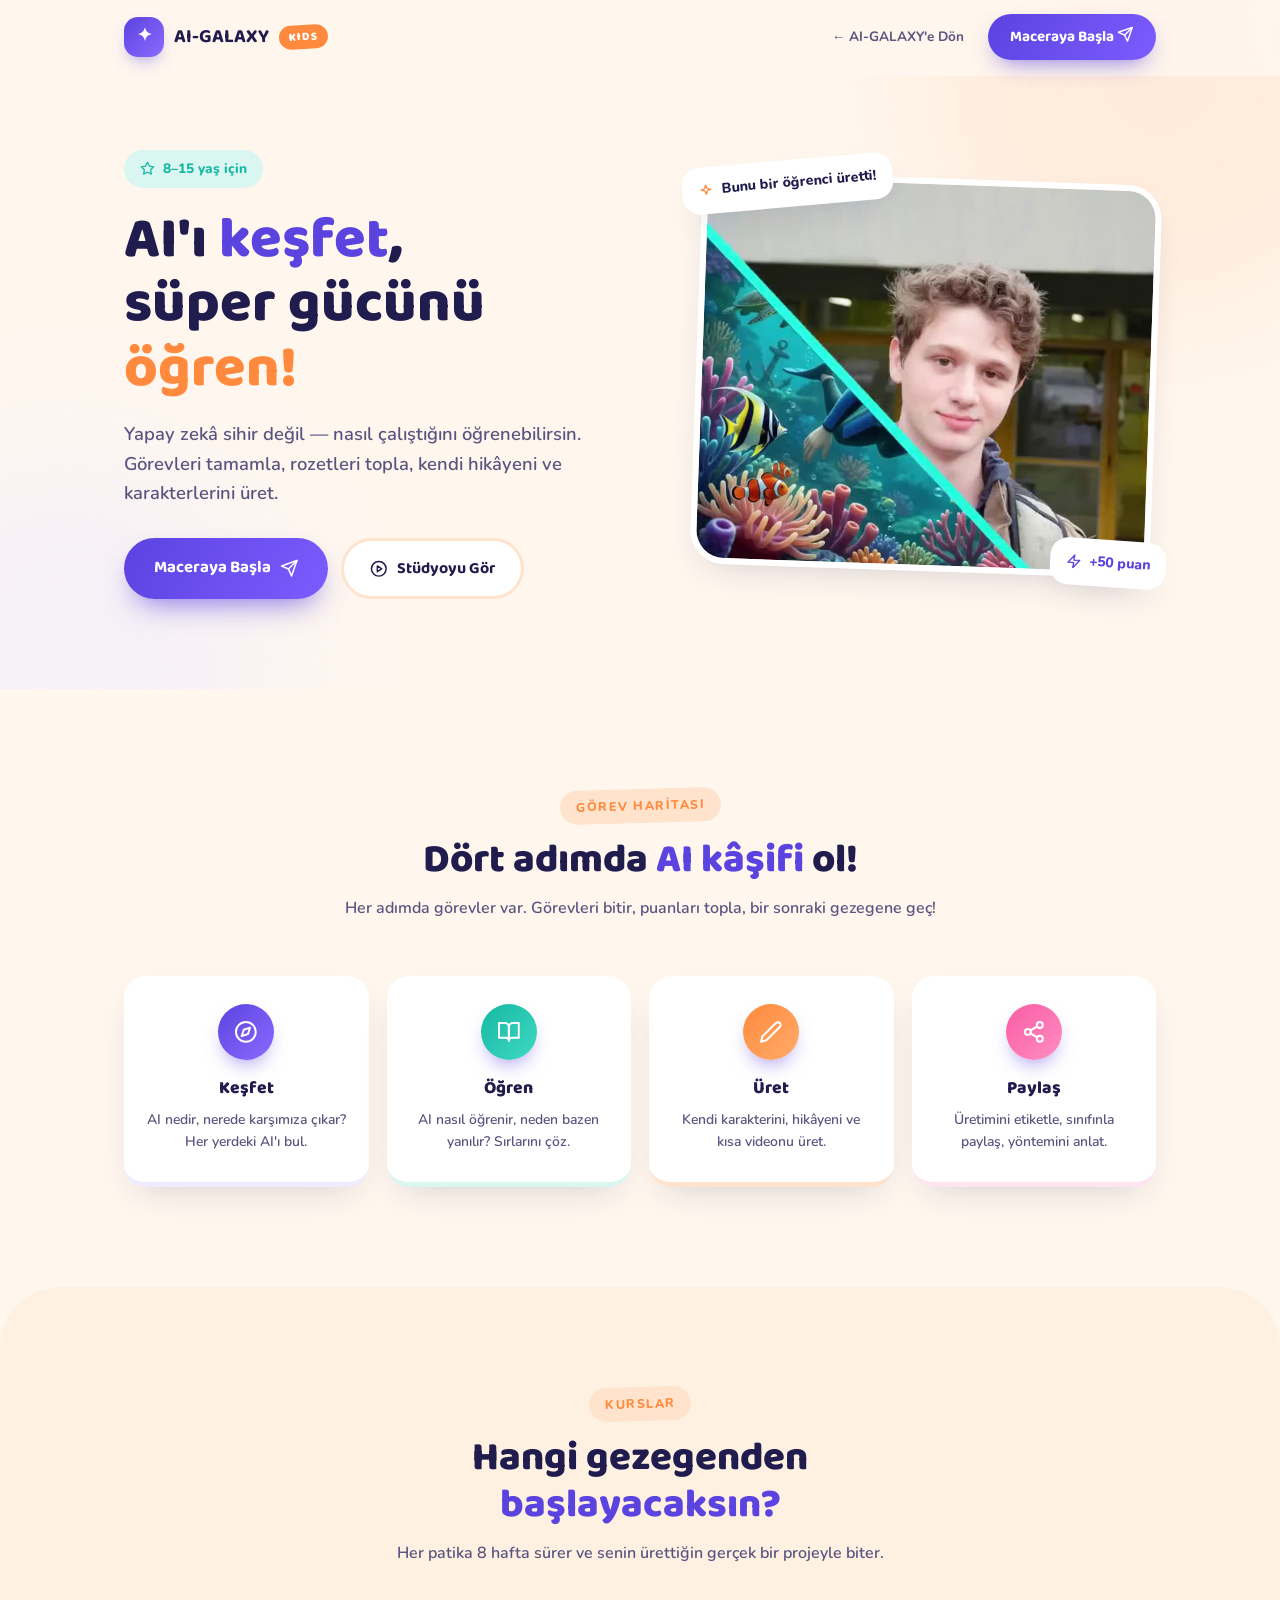
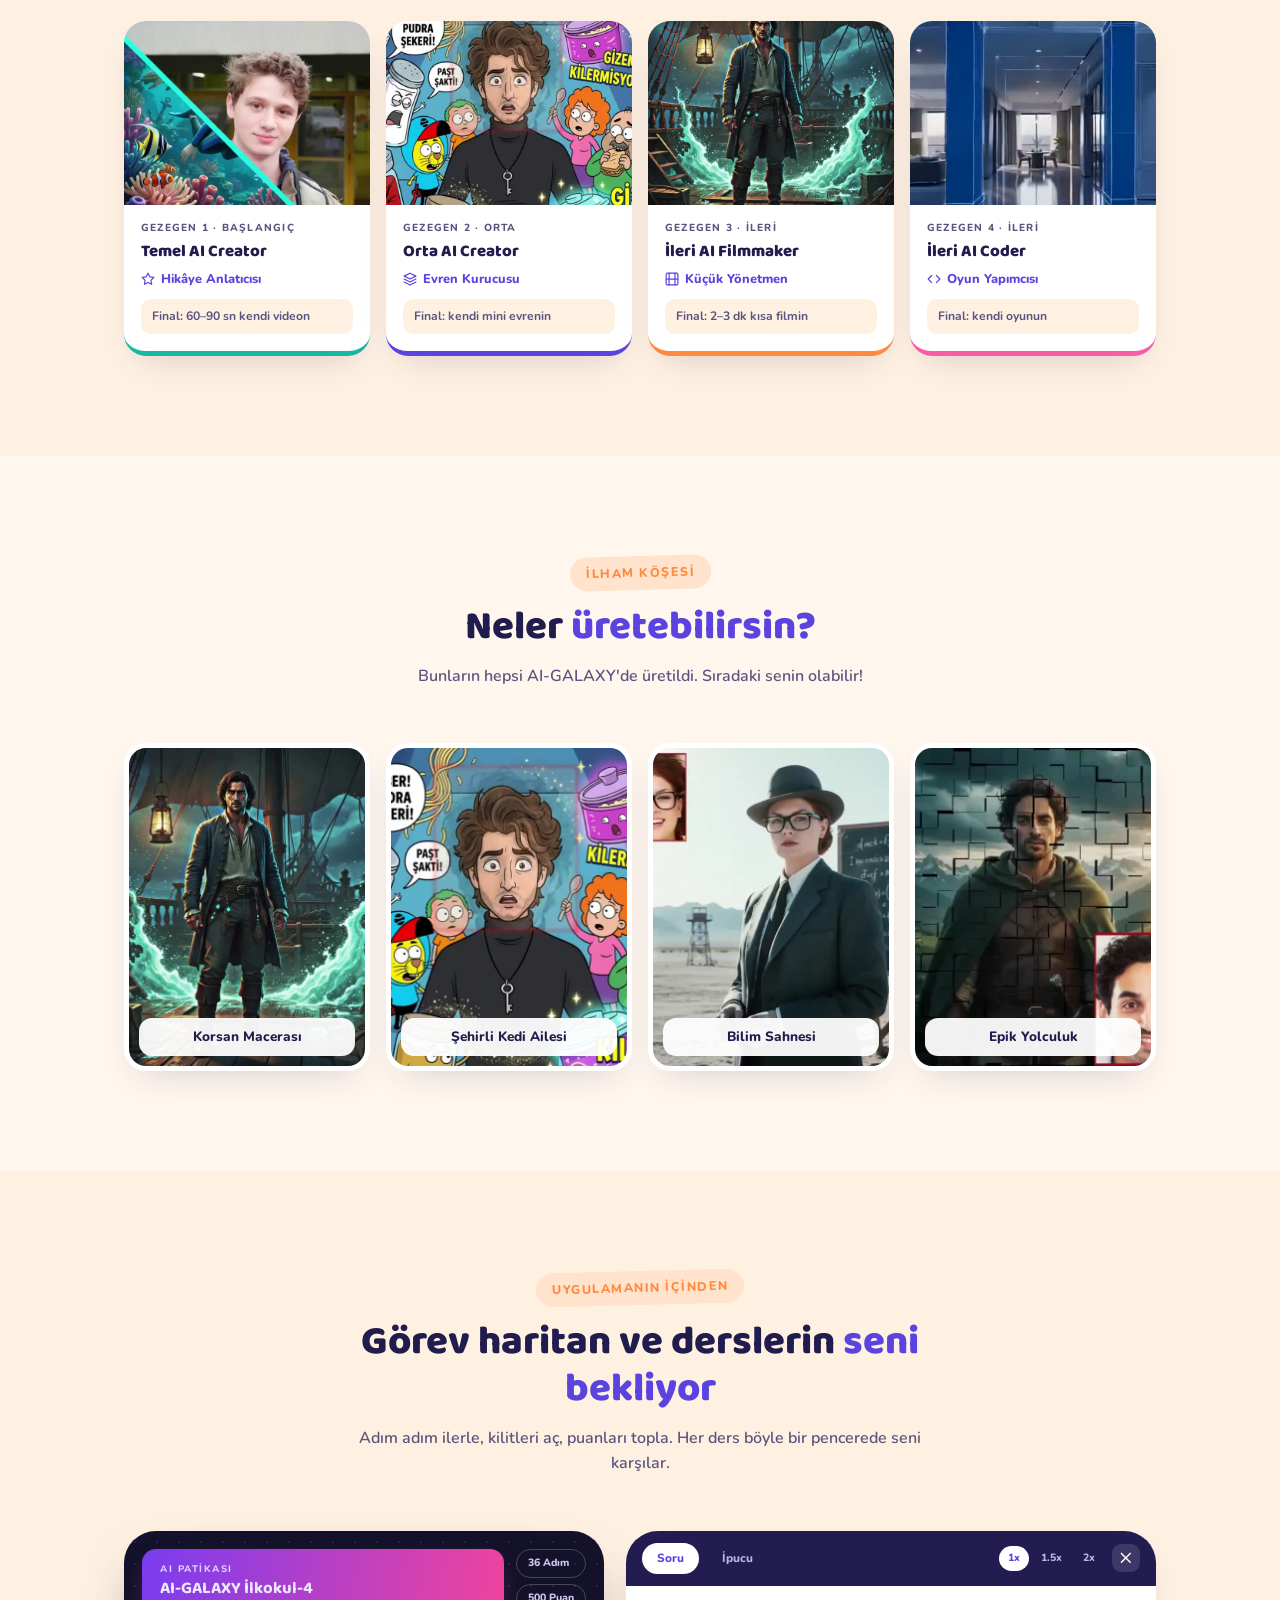
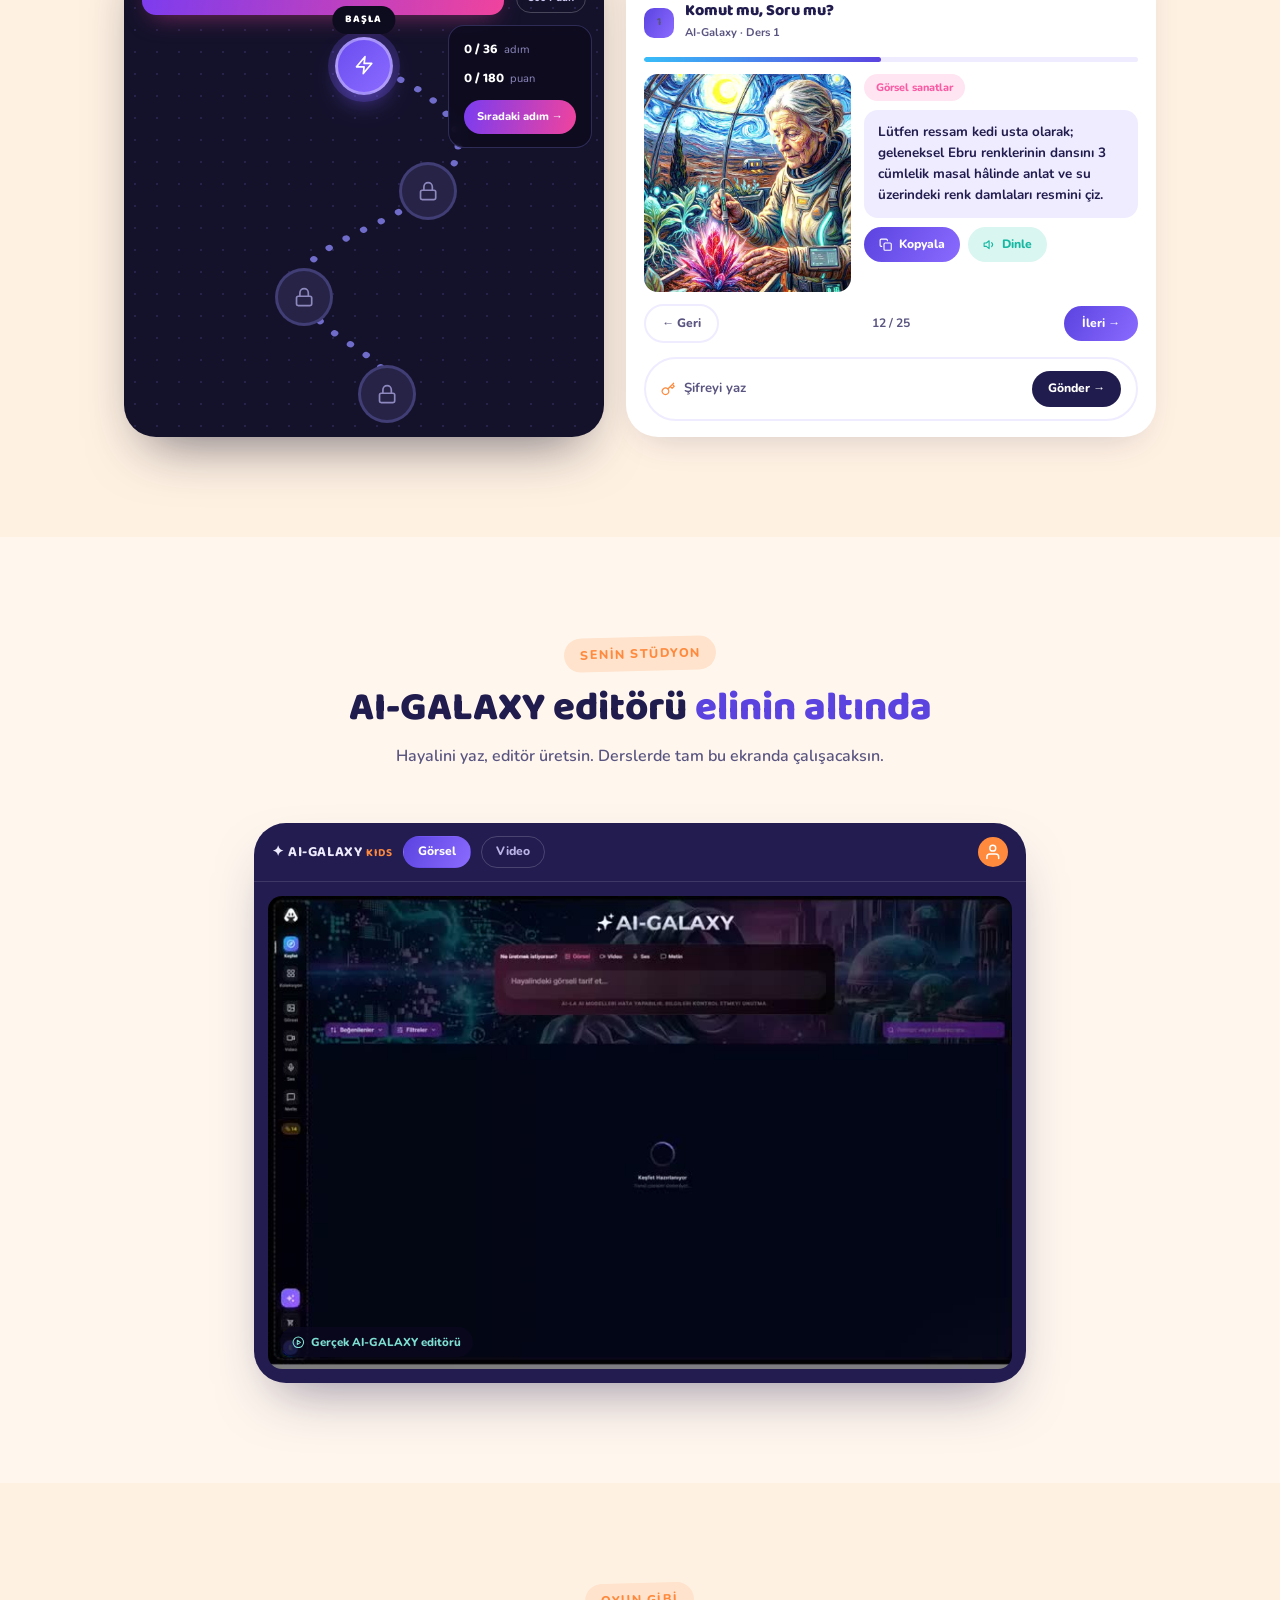
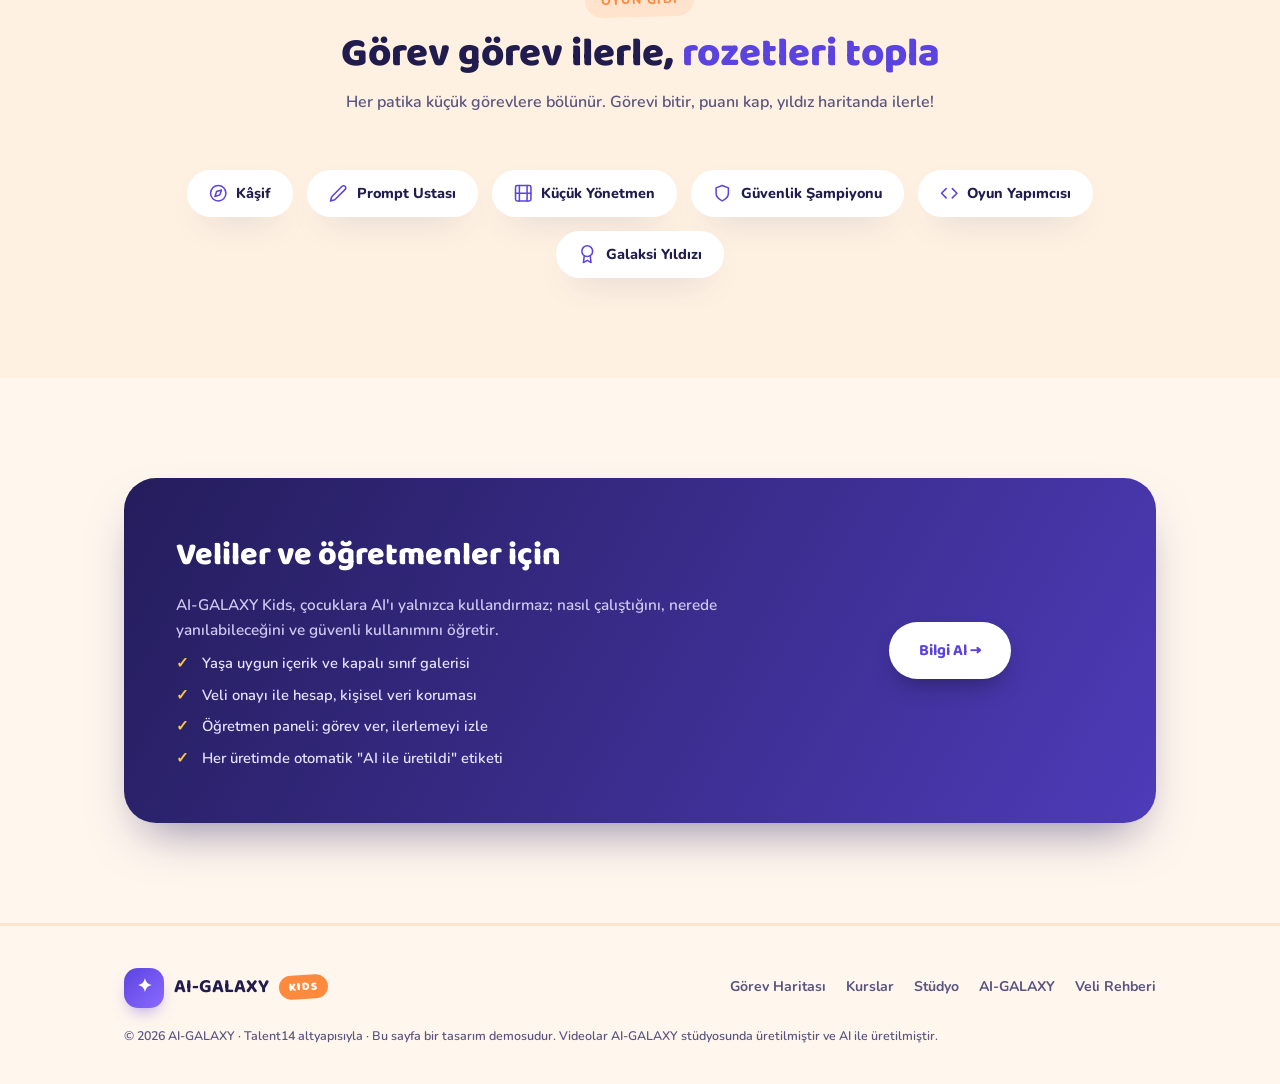
<file: kids/index.html>
<!doctype html>
<html lang="tr">
<head>
  <meta charset="utf-8">
  <meta name="viewport" content="width=device-width, initial-scale=1.0">
  <title>AI-GALAXY Kids — Çocuklar için AI Okuryazarlığı</title>
  <meta name="description" content="8–15 yaş için uygulamalı AI okuryazarlığı: AI'ın nasıl çalıştığını keşfet, güvenli kullan, kendi hikâyeni üret. Görevlerle, rozetlerle, adım adım.">
  <link rel="preconnect" href="https://fonts.googleapis.com">
  <link rel="preconnect" href="https://fonts.gstatic.com" crossorigin>
  <link href="https://fonts.googleapis.com/css2?family=Baloo+2:wght@600;700;800&family=Nunito:wght@600;700;800&display=swap" rel="stylesheet">
  <link rel="icon" href="data:image/svg+xml,%3Csvg xmlns='http://www.w3.org/2000/svg' viewBox='0 0 32 32'%3E%3Crect width='32' height='32' rx='10' fill='%235b43e0'/%3E%3Ctext x='16' y='22' font-size='15' text-anchor='middle' fill='white'%3E%E2%9C%A6%3C/text%3E%3C/svg%3E">
  <link rel="stylesheet" href="../css/kids.css">
</head>
<body>

<!-- Telifsiz, sade çizgi ikon seti (Feather stili, MIT) -->
<svg xmlns="http://www.w3.org/2000/svg" style="display:none">
  <symbol id="i-compass" viewBox="0 0 24 24"><circle cx="12" cy="12" r="10"/><polygon points="16.24 7.76 14.12 14.12 7.76 16.24 9.88 9.88 16.24 7.76"/></symbol>
  <symbol id="i-book" viewBox="0 0 24 24"><path d="M2 3h6a4 4 0 0 1 4 4v14a3 3 0 0 0-3-3H2z"/><path d="M22 3h-6a4 4 0 0 0-4 4v14a3 3 0 0 1 3-3h7z"/></symbol>
  <symbol id="i-edit" viewBox="0 0 24 24"><path d="M17 3a2.828 2.828 0 1 1 4 4L7.5 20.5 2 22l1.5-5.5L17 3z"/></symbol>
  <symbol id="i-share" viewBox="0 0 24 24"><circle cx="18" cy="5" r="3"/><circle cx="6" cy="12" r="3"/><circle cx="18" cy="19" r="3"/><line x1="8.59" y1="13.51" x2="15.42" y2="17.49"/><line x1="15.41" y1="6.51" x2="8.59" y2="10.49"/></symbol>
  <symbol id="i-lock" viewBox="0 0 24 24"><rect x="3" y="11" width="18" height="11" rx="2"/><path d="M7 11V7a5 5 0 0 1 10 0v4"/></symbol>
  <symbol id="i-eye" viewBox="0 0 24 24"><path d="M1 12s4-8 11-8 11 8 11 8-4 8-11 8-11-8-11-8z"/><circle cx="12" cy="12" r="3"/></symbol>
  <symbol id="i-tag" viewBox="0 0 24 24"><path d="M20.59 13.41l-7.17 7.17a2 2 0 0 1-2.83 0L2 12V2h10l8.59 8.59a2 2 0 0 1 0 2.83z"/><line x1="7" y1="7" x2="7.01" y2="7"/></symbol>
  <symbol id="i-message" viewBox="0 0 24 24"><path d="M21 11.5a8.5 8.5 0 0 1-8.5 8.5 8.38 8.38 0 0 1-3.8-.9L3 21l1.9-5.7a8.38 8.38 0 0 1-.9-3.8 8.5 8.5 0 0 1 8.5-8.5h.5a8.48 8.48 0 0 1 8 8v.5z"/></symbol>
  <symbol id="i-award" viewBox="0 0 24 24"><circle cx="12" cy="8" r="7"/><polyline points="8.21 13.89 7 23 12 20 17 23 15.79 13.88"/></symbol>
  <symbol id="i-star" viewBox="0 0 24 24"><polygon points="12 2 15.09 8.26 22 9.27 17 14.14 18.18 21.02 12 17.77 5.82 21.02 7 14.14 2 9.27 8.91 8.26 12 2"/></symbol>
  <symbol id="i-zap" viewBox="0 0 24 24"><polygon points="13 2 3 14 12 14 11 22 21 10 12 10 13 2"/></symbol>
  <symbol id="i-film" viewBox="0 0 24 24"><rect x="2" y="2" width="20" height="20" rx="2.18"/><line x1="7" y1="2" x2="7" y2="22"/><line x1="17" y1="2" x2="17" y2="22"/><line x1="2" y1="12" x2="22" y2="12"/></symbol>
  <symbol id="i-code" viewBox="0 0 24 24"><polyline points="16 18 22 12 16 6"/><polyline points="8 6 2 12 8 18"/></symbol>
  <symbol id="i-check" viewBox="0 0 24 24"><polyline points="20 6 9 17 4 12"/></symbol>
  <symbol id="i-play" viewBox="0 0 24 24"><circle cx="12" cy="12" r="10"/><polygon points="10 8 16 12 10 16 10 8"/></symbol>
  <symbol id="i-send" viewBox="0 0 24 24"><line x1="22" y1="2" x2="11" y2="13"/><polygon points="22 2 15 22 11 13 2 9 22 2"/></symbol>
  <symbol id="i-shield" viewBox="0 0 24 24"><path d="M12 22s8-4 8-10V5l-8-3-8 3v7c0 6 8 10 8 10z"/></symbol>
  <symbol id="i-layers" viewBox="0 0 24 24"><polygon points="12 2 2 7 12 12 22 7 12 2"/><polyline points="2 17 12 22 22 17"/><polyline points="2 12 12 17 22 12"/></symbol>
  <symbol id="i-sparkle" viewBox="0 0 24 24"><path d="M12 3l2 5.5L19.5 10 14 12l-2 5.5L10 12 4.5 10 10 8.5 12 3z"/></symbol>
  <symbol id="i-user" viewBox="0 0 24 24"><path d="M20 21v-2a4 4 0 0 0-4-4H8a4 4 0 0 0-4 4v2"/><circle cx="12" cy="7" r="4"/></symbol>
  <symbol id="i-key" viewBox="0 0 24 24"><path d="M21 2l-2 2m-7.61 7.61a5.5 5.5 0 1 1-7.778 7.778 5.5 5.5 0 0 1 7.777-7.777zm0 0L15.5 7.5m0 0l3 3L22 7l-3-3m-3.5 3.5L19 4"/></symbol>
  <symbol id="i-copy" viewBox="0 0 24 24"><rect x="9" y="9" width="13" height="13" rx="2"/><path d="M5 15H4a2 2 0 0 1-2-2V4a2 2 0 0 1 2-2h9a2 2 0 0 1 2 2v1"/></symbol>
  <symbol id="i-volume" viewBox="0 0 24 24"><polygon points="11 5 6 9 2 9 2 15 6 15 11 19 11 5"/><path d="M15.54 8.46a5 5 0 0 1 0 7.07"/></symbol>
  <symbol id="i-x" viewBox="0 0 24 24"><line x1="18" y1="6" x2="6" y2="18"/><line x1="6" y1="6" x2="18" y2="18"/></symbol>
</svg>

<!-- ============ NAV ============ -->
<header class="knav" id="knav">
  <div class="wrap knav-inner">
    <a class="kbrand" href="index.html">
      <span class="mark">✦</span> AI-GALAXY <span class="kids-tag">KIDS</span>
    </a>
    <div class="knav-right">
      <a class="back-adult" href="../index.html">← AI-GALAXY'e Dön</a>
      <a class="kcta" href="#macera">Maceraya Başla <svg class="ic"><use href="#i-send"/></svg></a>
    </div>
  </div>
</header>

<!-- ============ HERO ============ -->
<section class="khero">
  <div class="blob b1"></div>
  <div class="blob b2"></div>
  <div class="wrap khero-grid">
    <div>
      <span class="age-badge"><svg class="ic"><use href="#i-star"/></svg> 8–15 yaş için</span>
      <h1>AI'ı <span class="hl-p">keşfet</span>,<br>süper gücünü <span class="hl-o">öğren!</span></h1>
      <p class="lead">
        Yapay zekâ sihir değil — nasıl çalıştığını öğrenebilirsin.
        Görevleri tamamla, rozetleri topla, kendi hikâyeni ve karakterlerini üret.
      </p>
      <div class="kbtn-row">
        <a class="kbtn-big" href="#macera">Maceraya Başla <svg class="ic"><use href="#i-send"/></svg></a>
        <a class="kbtn-line" href="#studyo"><svg class="ic"><use href="#i-play"/></svg> Stüdyoyu Gör</a>
      </div>
    </div>
    <div class="khero-visual reveal">
      <div class="khero-video">
        <video src="../media/kids_denizalti.mp4" poster="../media/poster_kids_denizalti.jpg" muted loop playsinline data-autoplay></video>
      </div>
      <div class="sticker s1"><svg class="ic"><use href="#i-sparkle"/></svg> Bunu bir öğrenci üretti!</div>
      <div class="sticker s2"><svg class="ic"><use href="#i-zap"/></svg> +50 puan</div>
    </div>
  </div>
</section>

<!-- ============ YOLCULUK ============ -->
<section id="macera">
  <div class="wrap">
    <div class="khead reveal">
      <span class="tag">Görev haritası</span>
      <h2>Dört adımda <em>AI kâşifi</em> ol!</h2>
      <p>Her adımda görevler var. Görevleri bitir, puanları topla, bir sonraki gezegene geç!</p>
    </div>
    <div class="journey">
      <div class="j-step reveal"><div class="j-num"><svg class="ic"><use href="#i-compass"/></svg></div><h3>Keşfet</h3><p>AI nedir, nerede karşımıza çıkar? Her yerdeki AI'ı bul.</p></div>
      <div class="j-step reveal d1"><div class="j-num"><svg class="ic"><use href="#i-book"/></svg></div><h3>Öğren</h3><p>AI nasıl öğrenir, neden bazen yanılır? Sırlarını çöz.</p></div>
      <div class="j-step reveal d2"><div class="j-num"><svg class="ic"><use href="#i-edit"/></svg></div><h3>Üret</h3><p>Kendi karakterini, hikâyeni ve kısa videonu üret.</p></div>
      <div class="j-step reveal d3"><div class="j-num"><svg class="ic"><use href="#i-share"/></svg></div><h3>Paylaş</h3><p>Üretimini etiketle, sınıfınla paylaş, yöntemini anlat.</p></div>
    </div>
  </div>
</section>

<!-- ============ PATİKALAR (kompakt, görselli) ============ -->
<section class="explain-sec" id="patikalar">
  <div class="wrap">
    <div class="khead reveal">
      <span class="tag">Kurslar</span>
      <h2>Hangi gezegenden <em>başlayacaksın?</em></h2>
      <p>Her patika 8 hafta sürer ve senin ürettiğin gerçek bir projeyle biter.</p>
    </div>
    <div class="kpaths">
      <a class="kpath reveal" href="patika.html?p=0">
        <span class="kp-img"><img src="../media/poster_kids_denizalti.jpg" alt="Temel AI Creator patikası görseli"></span>
        <div class="kp-body">
          <span class="kp-level">Gezegen 1 · Başlangıç</span>
          <h3>Temel AI Creator</h3>
          <span class="kp-role"><svg class="ic"><use href="#i-star"/></svg> Hikâye Anlatıcısı</span>
          <span class="kp-final">Final: 60–90 sn kendi videon</span>
        </div>
      </a>
      <a class="kpath reveal d1" href="patika.html?p=1">
        <span class="kp-img"><img src="../media/poster_kids_kedi.jpg" alt="Orta AI Creator patikası görseli"></span>
        <div class="kp-body">
          <span class="kp-level">Gezegen 2 · Orta</span>
          <h3>Orta AI Creator</h3>
          <span class="kp-role"><svg class="ic"><use href="#i-layers"/></svg> Evren Kurucusu</span>
          <span class="kp-final">Final: kendi mini evrenin</span>
        </div>
      </a>
      <a class="kpath reveal d2" href="patika.html?p=2">
        <span class="kp-img"><img src="../media/poster_kids_korsan.jpg" alt="İleri AI Filmmaker patikası görseli"></span>
        <div class="kp-body">
          <span class="kp-level">Gezegen 3 · İleri</span>
          <h3>İleri AI Filmmaker</h3>
          <span class="kp-role"><svg class="ic"><use href="#i-film"/></svg> Küçük Yönetmen</span>
          <span class="kp-final">Final: 2–3 dk kısa filmin</span>
        </div>
      </a>
      <a class="kpath reveal d3" href="patika.html?p=3">
        <span class="kp-img"><img src="../media/pos_bina3d.jpg" alt="İleri AI Coder patikası görseli"></span>
        <div class="kp-body">
          <span class="kp-level">Gezegen 4 · İleri</span>
          <h3>İleri AI Coder</h3>
          <span class="kp-role"><svg class="ic"><use href="#i-code"/></svg> Oyun Yapımcısı</span>
          <span class="kp-final">Final: kendi oyunun</span>
        </div>
      </a>
    </div>
  </div>
</section>

<!-- ============ GALERİ ============ -->
<section>
  <div class="wrap">
    <div class="khead reveal">
      <span class="tag">İlham köşesi</span>
      <h2>Neler <em>üretebilirsin?</em></h2>
      <p>Bunların hepsi AI-GALAXY'de üretildi. Sıradaki senin olabilir!</p>
    </div>
    <div class="kgallery">
      <figure class="kg-tile reveal"><video src="../media/kids_korsan.mp4" poster="../media/poster_kids_korsan.jpg" muted loop playsinline data-autoplay></video><figcaption>Korsan Macerası</figcaption></figure>
      <figure class="kg-tile reveal d1"><video src="../media/kids_kedi.mp4" poster="../media/poster_kids_kedi.jpg" muted loop playsinline data-autoplay></video><figcaption>Şehirli Kedi Ailesi</figcaption></figure>
      <figure class="kg-tile reveal d2"><video src="../media/kids_bilim.mp4" poster="../media/poster_kids_bilim.jpg" muted loop playsinline data-autoplay></video><figcaption>Bilim Sahnesi</figcaption></figure>
      <figure class="kg-tile reveal d3"><video src="../media/kids_epik.mp4" poster="../media/poster_kids_epik.jpg" muted loop playsinline data-autoplay></video><figcaption>Epik Yolculuk</figcaption></figure>
    </div>
  </div>
</section>

<!-- ============ UYGULAMANIN İÇİNDEN: PATİKA + DERS PENCERESİ ============ -->
<section class="safety-sec" id="harita">
  <div class="wrap">
    <div class="khead reveal">
      <span class="tag">Uygulamanın içinden</span>
      <h2>Görev haritan ve derslerin <em>seni bekliyor</em></h2>
      <p>Adım adım ilerle, kilitleri aç, puanları topla. Her ders böyle bir pencerede seni karşılar.</p>
    </div>
    <div class="app-mocks">

      <!-- Patika haritası -->
      <div class="pmap reveal">
        <div class="pmap-top">
          <div class="pmap-banner">
            <span class="pmb-kicker">AI PATİKASI</span>
            <b>AI-GALAXY İlkokul-4</b>
          </div>
          <div class="pmap-chips"><span>36 Adım</span><span>500 Puan</span></div>
        </div>
        <div class="pmap-board">
          <svg class="pm-path" viewBox="0 0 320 330" preserveAspectRatio="none" aria-hidden="true">
            <path d="M160 36 C 225 60, 245 105, 205 140 C 165 175, 105 185, 118 225 C 130 262, 190 275, 175 305"
              fill="none" stroke="#8f8aff" stroke-opacity="0.75" stroke-width="5"
              stroke-linecap="round" stroke-dasharray="0.1 14"/>
          </svg>
          <div class="pm-node start" style="left:50%;top:11%"><span class="pm-tip">BAŞLA</span><svg class="ic"><use href="#i-zap"/></svg></div>
          <div class="pm-node" style="left:64%;top:42%"><svg class="ic"><use href="#i-lock"/></svg></div>
          <div class="pm-node" style="left:37%;top:68%"><svg class="ic"><use href="#i-lock"/></svg></div>
          <div class="pm-node" style="left:55%;top:92%"><svg class="ic"><use href="#i-lock"/></svg></div>
          <div class="pm-stats">
            <div class="pms-row"><b>0 / 36</b><span>adım</span></div>
            <div class="pms-row"><b>0 / 180</b><span>puan</span></div>
            <span class="pms-btn">Sıradaki adım →</span>
          </div>
        </div>
      </div>

      <!-- Ders penceresi -->
      <div class="tut reveal d1">
        <div class="tut-top">
          <span class="tt-pill on">Soru</span><span class="tt-pill">İpucu</span>
          <span class="tt-speeds"><i class="on">1x</i><i>1.5x</i><i>2x</i></span>
          <span class="tt-x"><svg class="ic"><use href="#i-x"/></svg></span>
        </div>
        <div class="tut-body">
          <div class="tut-title">
            <span class="tt-num">1</span>
            <div><h4>Komut mu, Soru mu?</h4><span>AI-Galaxy · Ders 1</span></div>
          </div>
          <div class="tut-progress"><i style="width:48%"></i></div>
          <div class="tut-row">
            <img src="../media/poster_sty_vangogh.jpg" alt="Ders görseli">
            <div class="tut-right">
              <span class="tt-tag">Görsel sanatlar</span>
              <p class="tt-bubble">Lütfen ressam kedi usta olarak; geleneksel Ebru renklerinin dansını 3 cümlelik masal hâlinde anlat ve su üzerindeki renk damlaları resmini çiz.</p>
              <div class="tt-btns">
                <span class="tt-btn p"><svg class="ic"><use href="#i-copy"/></svg> Kopyala</span>
                <span class="tt-btn"><svg class="ic"><use href="#i-volume"/></svg> Dinle</span>
              </div>
            </div>
          </div>
          <div class="tut-foot"><span class="tt-ghost">← Geri</span><b>12 / 25</b><span class="tt-primary">İleri →</span></div>
        </div>
        <div class="tut-input">
          <svg class="ic"><use href="#i-key"/></svg>
          <span>Şifreyi yaz</span>
          <span class="tt-send">Gönder →</span>
        </div>
      </div>

    </div>
  </div>
</section>

<!-- ============ STÜDYO (editör simülasyonu) ============ -->
<section id="studyo">
  <div class="wrap">
    <div class="khead reveal">
      <span class="tag">Senin stüdyon</span>
      <h2>AI-GALAXY editörü <em>elinin altında</em></h2>
      <p>Hayalini yaz, editör üretsin. Derslerde tam bu ekranda çalışacaksın.</p>
    </div>
    <div class="kstudio reveal" id="kstudio">
      <div class="ks-bar">
        <span class="ks-brand">✦ AI-GALAXY <b>KIDS</b></span>
        <span class="ks-tab on">Görsel</span>
        <span class="ks-tab">Video</span>
        <span class="ks-avatar"><svg class="ic"><use href="#i-user"/></svg></span>
      </div>
      <div class="ks-player">
        <video src="../media/rec_desk.mp4" poster="../media/poster_rec_desk.jpg" muted loop playsinline data-autoplay></video>
        <span class="ks-tag on"><svg class="ic"><use href="#i-play"/></svg> Gerçek AI-GALAXY editörü</span>
      </div>
    </div>
  </div>
</section>

<!-- ============ OYUNLAŞTIRMA ============ -->
<section class="game-sec">
  <div class="wrap">
    <div class="khead reveal">
      <span class="tag">Oyun gibi</span>
      <h2>Görev görev ilerle, <em>rozetleri topla</em></h2>
      <p>Her patika küçük görevlere bölünür. Görevi bitir, puanı kap, yıldız haritanda ilerle!</p>
    </div>
    <div class="badges reveal">
      <span class="badge"><svg class="ic"><use href="#i-compass"/></svg> Kâşif</span>
      <span class="badge"><svg class="ic"><use href="#i-edit"/></svg> Prompt Ustası</span>
      <span class="badge"><svg class="ic"><use href="#i-film"/></svg> Küçük Yönetmen</span>
      <span class="badge"><svg class="ic"><use href="#i-shield"/></svg> Güvenlik Şampiyonu</span>
      <span class="badge"><svg class="ic"><use href="#i-code"/></svg> Oyun Yapımcısı</span>
      <span class="badge"><svg class="ic"><use href="#i-award"/></svg> Galaksi Yıldızı</span>
    </div>
  </div>
</section>

<!-- ============ VELİ / ÖĞRETMEN ============ -->
<section>
  <div class="wrap">
    <div class="parent-box reveal">
      <div>
        <h2>Veliler ve öğretmenler için</h2>
        <p>AI-GALAXY Kids, çocuklara AI'ı yalnızca kullandırmaz; nasıl çalıştığını, nerede yanılabileceğini ve güvenli kullanımını öğretir.</p>
        <ul>
          <li>Yaşa uygun içerik ve kapalı sınıf galerisi</li>
          <li>Veli onayı ile hesap, kişisel veri koruması</li>
          <li>Öğretmen paneli: görev ver, ilerlemeyi izle</li>
          <li>Her üretimde otomatik "AI ile üretildi" etiketi</li>
        </ul>
      </div>
      <a class="parent-cta" href="../index.html#fiyat">Bilgi Al →</a>
    </div>
  </div>
</section>

<!-- ============ FOOTER ============ -->
<footer>
  <div class="wrap kfoot">
    <a class="kbrand" href="index.html"><span class="mark">✦</span> AI-GALAXY <span class="kids-tag">KIDS</span></a>
    <nav class="links">
      <a href="#macera">Görev Haritası</a>
      <a href="#patikalar">Kurslar</a>
      <a href="#studyo">Stüdyo</a>
      <a href="../index.html">AI-GALAXY</a>
      <a href="#">Veli Rehberi</a>
    </nav>
    <p class="note">© 2026 AI-GALAXY · Talent14 altyapısıyla · Bu sayfa bir tasarım demosudur. Videolar AI-GALAXY stüdyosunda üretilmiştir ve AI ile üretilmiştir.</p>
  </div>
</footer>

<script src="../js/kids.js"></script>
</body>
</html>
</file>
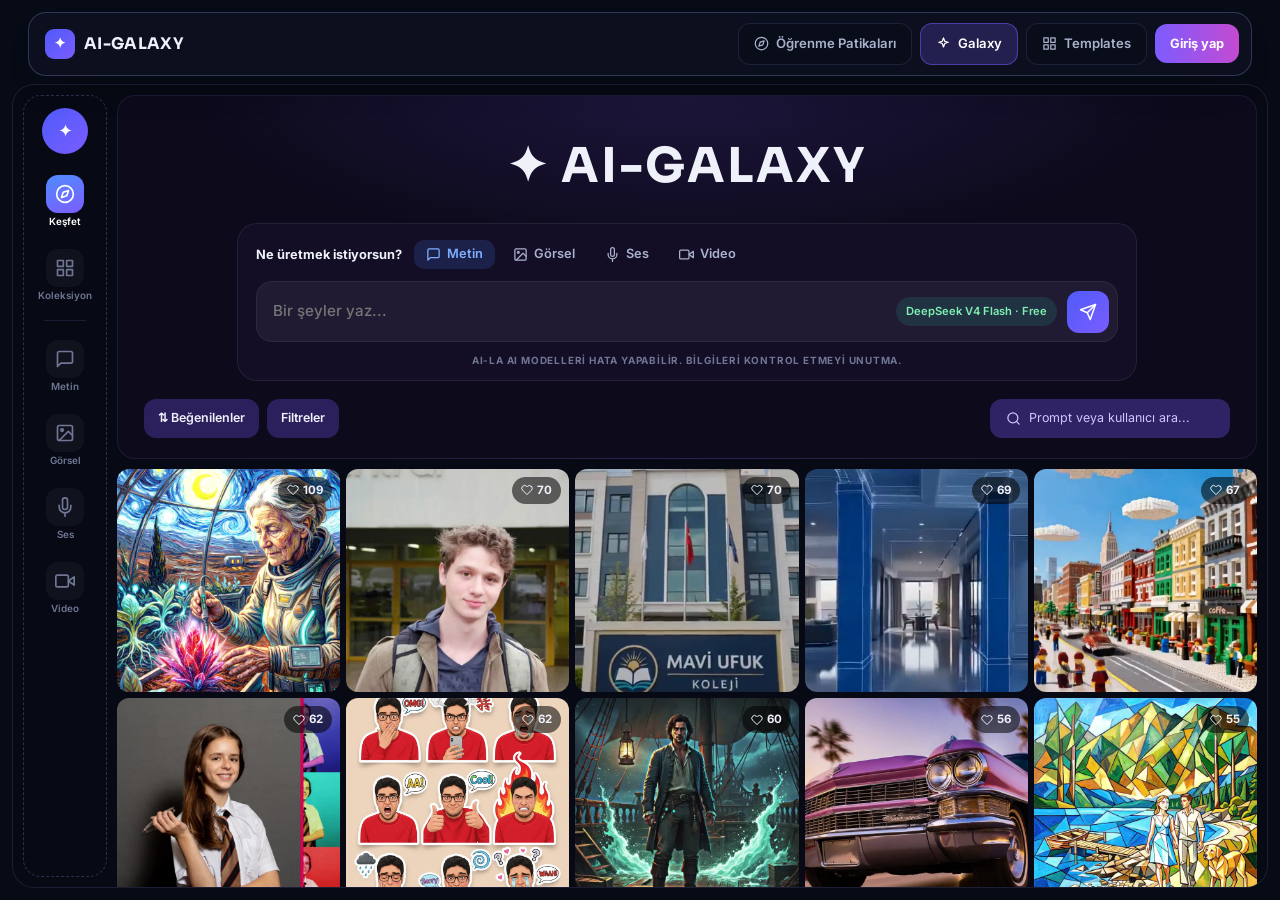
<file: galaxy.html>
<!DOCTYPE html>
<html lang="tr">
<head>
  <meta charset="utf-8">
  <meta name="viewport" content="width=device-width, initial-scale=1">
  <title>Galaxy — AI-GALAXY</title>
  <meta name="description" content="AI-GALAXY editörü: metin, görsel, ses ve video üret.">
  <link rel="preconnect" href="https://fonts.googleapis.com">
  <link rel="preconnect" href="https://fonts.gstatic.com" crossorigin>
  <link href="https://fonts.googleapis.com/css2?family=Sora:wght@500;600;700&family=Inter:wght@400;500;600&display=swap" rel="stylesheet">
  <link rel="icon" href="data:image/svg+xml,%3Csvg xmlns='http://www.w3.org/2000/svg' viewBox='0 0 32 32'%3E%3Crect width='32' height='32' rx='8' fill='%234f5bf9'/%3E%3Ctext x='16' y='22' font-size='16' text-anchor='middle' fill='white'%3E%E2%9C%A6%3C/text%3E%3C/svg%3E">
  <link rel="stylesheet" href="css/main.css">
  <link rel="stylesheet" href="css/app.css">
  <link rel="stylesheet" href="css/galaxy.css">
</head>
<body class="app-page galaxy-page">

<svg xmlns="http://www.w3.org/2000/svg" style="display:none">
  <symbol id="i-compass" viewBox="0 0 24 24"><circle cx="12" cy="12" r="10"/><polygon points="16.24 7.76 14.12 14.12 7.76 16.24 9.88 9.88 16.24 7.76"/></symbol>
  <symbol id="i-layers" viewBox="0 0 24 24"><rect x="3" y="3" width="7" height="7"/><rect x="14" y="3" width="7" height="7"/><rect x="14" y="14" width="7" height="7"/><rect x="3" y="14" width="7" height="7"/></symbol>
  <symbol id="i-message" viewBox="0 0 24 24"><path d="M21 15a2 2 0 0 1-2 2H7l-4 4V5a2 2 0 0 1 2-2h14a2 2 0 0 1 2 2z"/></symbol>
  <symbol id="i-image" viewBox="0 0 24 24"><rect x="3" y="3" width="18" height="18" rx="2"/><circle cx="8.5" cy="8.5" r="1.5"/><polyline points="21 15 16 10 5 21"/></symbol>
  <symbol id="i-mic" viewBox="0 0 24 24"><path d="M12 1a3 3 0 0 0-3 3v8a3 3 0 0 0 6 0V4a3 3 0 0 0-3-3z"/><path d="M19 10v2a7 7 0 0 1-14 0v-2"/><line x1="12" y1="19" x2="12" y2="23"/></symbol>
  <symbol id="i-video" viewBox="0 0 24 24"><polygon points="23 7 16 12 23 17 23 7"/><rect x="1" y="5" width="15" height="14" rx="2"/></symbol>
  <symbol id="i-sparkle" viewBox="0 0 24 24"><path d="M12 3l2 5.5L19.5 10 14 12l-2 5.5L10 12 4.5 10 10 8.5 12 3z"/></symbol>
  <symbol id="i-search" viewBox="0 0 24 24"><circle cx="11" cy="11" r="8"/><line x1="21" y1="21" x2="16.65" y2="16.65"/></symbol>
  <symbol id="i-send" viewBox="0 0 24 24"><line x1="22" y1="2" x2="11" y2="13"/><polygon points="22 2 15 22 11 13 2 9 22 2"/></symbol>
  <symbol id="i-plus" viewBox="0 0 24 24"><line x1="12" y1="5" x2="12" y2="19"/><line x1="5" y1="12" x2="19" y2="12"/></symbol>
  <symbol id="i-heart" viewBox="0 0 24 24"><path d="M20.84 4.61a5.5 5.5 0 0 0-7.78 0L12 5.67l-1.06-1.06a5.5 5.5 0 0 0-7.78 7.78L12 21.23l8.84-8.84a5.5 5.5 0 0 0 0-7.78z"/></symbol>
</svg>

<header class="appbar" id="appbar" data-active="galaxy"></header>

<div class="gx">
  <aside class="gx-rail">
    <span class="gx-logo">✦</span>
    <button class="gx-r on" data-view="kesfet"><svg class="ic"><use href="#i-compass"/></svg><span>Keşfet</span></button>
    <button class="gx-r" data-view="koleksiyon"><svg class="ic"><use href="#i-layers"/></svg><span>Koleksiyon</span></button>
    <i class="gx-sep"></i>
    <button class="gx-r" data-view="metin"><svg class="ic"><use href="#i-message"/></svg><span>Metin</span></button>
    <button class="gx-r" data-view="gorsel"><svg class="ic"><use href="#i-image"/></svg><span>Görsel</span></button>
    <button class="gx-r" data-view="ses"><svg class="ic"><use href="#i-mic"/></svg><span>Ses</span></button>
    <button class="gx-r" data-view="video"><svg class="ic"><use href="#i-video"/></svg><span>Video</span></button>
  </aside>

  <main class="gx-main">
    <!-- KEŞFET -->
    <section class="gx-view" id="v-kesfet">
      <div class="gx-hero">
        <div class="gx-brand">✦ AI-GALAXY</div>
        <div class="gx-panel">
          <div class="gx-ask">
            <span>Ne üretmek istiyorsun?</span>
            <button class="gx-mode on" data-m="Metin"><svg class="ic"><use href="#i-message"/></svg> Metin</button>
            <button class="gx-mode" data-m="Görsel"><svg class="ic"><use href="#i-image"/></svg> Görsel</button>
            <button class="gx-mode" data-m="Ses"><svg class="ic"><use href="#i-mic"/></svg> Ses</button>
            <button class="gx-mode" data-m="Video"><svg class="ic"><use href="#i-video"/></svg> Video</button>
          </div>
          <div class="gx-input">
            <textarea id="gxPrompt" rows="1" placeholder="Bir şeyler yaz..."></textarea>
            <span class="gx-model" id="gxModel">DeepSeek V4 Flash · Free</span>
            <button class="gx-send" id="gxSend" aria-label="Üret"><svg class="ic"><use href="#i-send"/></svg></button>
          </div>
          <p class="gx-disc">AI-LA AI MODELLERİ HATA YAPABİLİR. BİLGİLERİ KONTROL ETMEYİ UNUTMA.</p>
        </div>
        <div class="gx-tools">
          <span class="gx-chip">⇅ Beğenilenler</span>
          <span class="gx-chip">Filtreler</span>
          <span class="gx-search"><svg class="ic"><use href="#i-search"/></svg> Prompt veya kullanıcı ara...</span>
        </div>
      </div>
      <div class="gx-feed" id="gxFeed"></div>
    </section>

    <!-- KOLEKSİYON -->
    <section class="gx-view" id="v-koleksiyon" hidden>
      <div class="gx-coltop">
        <div class="gx-seg"><button class="on">Ürettiklerim</button><button>Kaydettiklerim</button><button>Beğendiklerim</button></div>
        <div class="gx-seg sm"><button class="on">Hepsi</button><button>Görseller</button><button>Videolar</button><button>Sesler</button><button>Müzikler</button></div>
      </div>
      <div class="gx-feed gx-col" id="gxCol"></div>
    </section>

    <!-- METİN / GÖRSEL / SES / VIDEO sohbet ekranı -->
    <section class="gx-view gx-chat" id="v-sohbet" hidden>
      <aside class="gx-hist">
        <div class="gh-head"><b id="ghTitle">Metin Geçmişi</b><span id="ghCount">0 sohbet</span></div>
        <button class="gh-new"><svg class="ic"><use href="#i-plus"/></svg> Yeni Sohbet</button>
        <div class="gh-list" id="ghList"></div>
      </aside>
      <div class="gx-chatmain">
        <div class="gx-welcome" id="gxWelcome">
          <span class="gw-bot">✦</span>
          <h2 id="gwTitle">Merhaba! Ben AI-LA</h2>
          <p id="gwSub">Sana nasıl yardımcı olabilirim?</p>
          <div class="gw-sugs" id="gwSugs"></div>
        </div>
        <div class="gx-thread" id="gxThread" hidden></div>
        <div class="gx-chatin">
          <textarea id="gxChatIn" rows="1" placeholder="Bir şeyler yaz..."></textarea>
          <span class="gx-model" id="gxChatModel">DeepSeek V4 Flash · Free</span>
          <button class="gx-send" id="gxChatSend" aria-label="Gönder"><svg class="ic"><use href="#i-send"/></svg></button>
        </div>
        <p class="gx-disc">AI-LA AI MODELLERİ HATA YAPABİLİR. BİLGİLERİ KONTROL ETMEYİ UNUTMA.</p>
      </div>
    </section>
  </main>
</div>

<script src="js/auth.js"></script>
<script src="js/appbar.js"></script>
<script src="js/galaxy.js"></script>
</body>
</html>
</file>
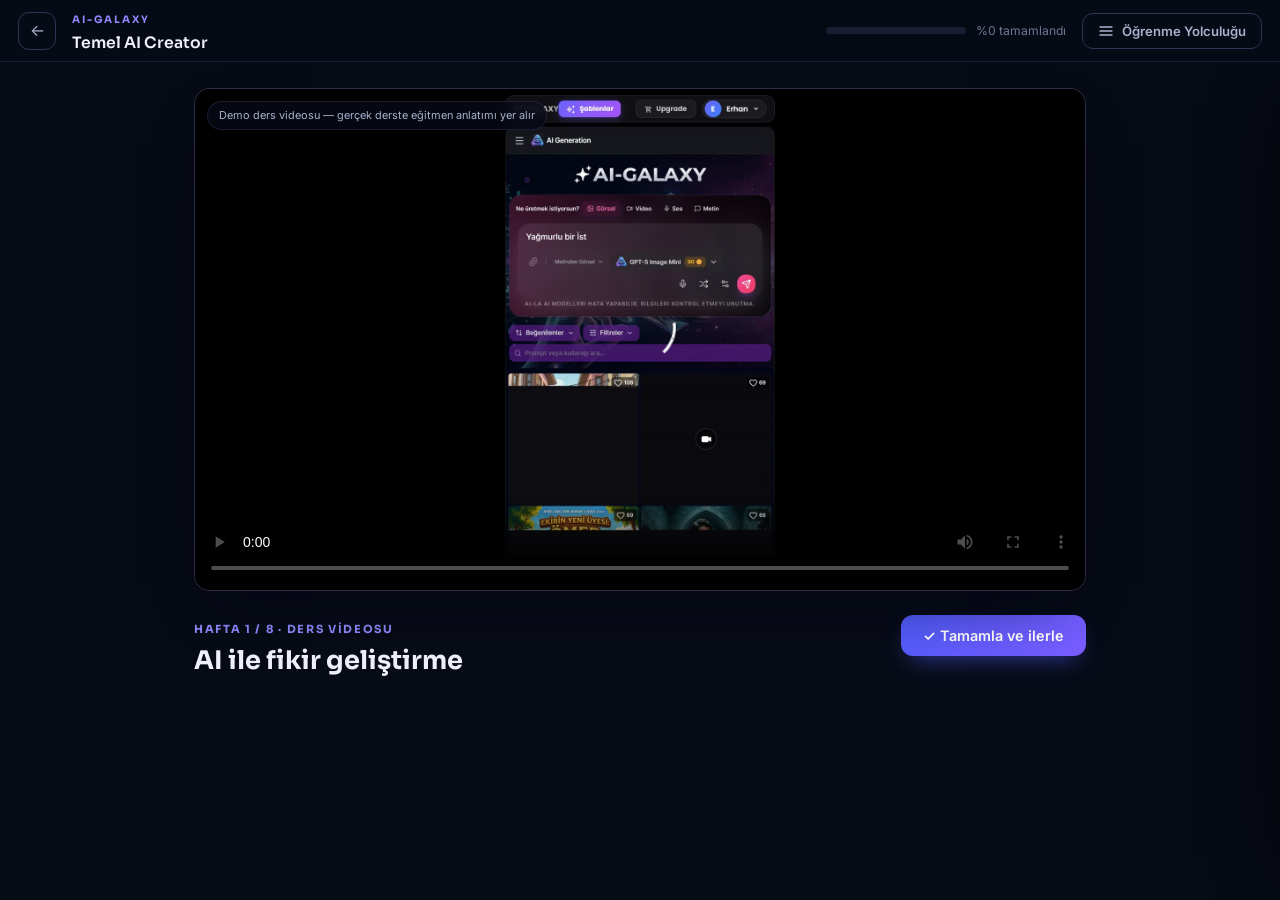
<file: kurs.html>
<!doctype html>
<html lang="tr">
<head>
  <meta charset="utf-8">
  <meta name="viewport" content="width=device-width, initial-scale=1.0">
  <title>Kurs — AI-GALAXY</title>
  <meta name="description" content="AI-GALAXY kurs ekranı: dersi izle, etkinliği yap, ilerlemeni takip et.">
  <link rel="preconnect" href="https://fonts.googleapis.com">
  <link rel="preconnect" href="https://fonts.gstatic.com" crossorigin>
  <link href="https://fonts.googleapis.com/css2?family=Sora:wght@500;600;700&family=Inter:wght@400;500;600&display=swap" rel="stylesheet">
  <link rel="icon" href="data:image/svg+xml,%3Csvg xmlns='http://www.w3.org/2000/svg' viewBox='0 0 32 32'%3E%3Crect width='32' height='32' rx='8' fill='%234f5bf9'/%3E%3Ctext x='16' y='22' font-size='16' text-anchor='middle' fill='white'%3E%E2%9C%A6%3C/text%3E%3C/svg%3E">
  <link rel="stylesheet" href="css/kurs.css">
  <script>
    // patika adımından gelindiyse arka plandaki ders ekranı hiç görünmesin
    if (location.search.indexOf("studio=1") !== -1) document.documentElement.className += " studio-only";
  </script>
</head>
<body>

<!-- Telifsiz çizgi ikon seti (Feather stili, MIT) -->
<svg xmlns="http://www.w3.org/2000/svg" style="display:none">
  <symbol id="i-play" viewBox="0 0 24 24"><circle cx="12" cy="12" r="10"/><polygon points="10 8 16 12 10 16 10 8"/></symbol>
  <symbol id="i-tool" viewBox="0 0 24 24"><path d="M14.7 6.3a1 1 0 0 0 0 1.4l1.6 1.6a1 1 0 0 0 1.4 0l3.77-3.77a6 6 0 0 1-7.94 7.94l-6.91 6.91a2.12 2.12 0 0 1-3-3l6.91-6.91a6 6 0 0 1 7.94-7.94l-3.76 3.76z"/></symbol>
  <symbol id="i-crosshair" viewBox="0 0 24 24"><circle cx="12" cy="12" r="10"/><line x1="22" y1="12" x2="18" y2="12"/><line x1="6" y1="12" x2="2" y2="12"/><line x1="12" y1="6" x2="12" y2="2"/><line x1="12" y1="22" x2="12" y2="18"/></symbol>
  <symbol id="i-file" viewBox="0 0 24 24"><path d="M14 2H6a2 2 0 0 0-2 2v16a2 2 0 0 0 2 2h12a2 2 0 0 0 2-2V8z"/><polyline points="14 2 14 8 20 8"/></symbol>
  <symbol id="i-edit" viewBox="0 0 24 24"><path d="M17 3a2.828 2.828 0 1 1 4 4L7.5 20.5 2 22l1.5-5.5L17 3z"/></symbol>
  <symbol id="i-check" viewBox="0 0 24 24"><polyline points="20 6 9 17 4 12"/></symbol>
  <symbol id="i-image" viewBox="0 0 24 24"><rect x="3" y="3" width="18" height="18" rx="2"/><circle cx="8.5" cy="8.5" r="1.5"/><polyline points="21 15 16 10 5 21"/></symbol>
  <symbol id="i-award" viewBox="0 0 24 24"><circle cx="12" cy="8" r="7"/><polyline points="8.21 13.89 7 23 12 20 17 23 15.79 13.88"/></symbol>
  <symbol id="i-compass" viewBox="0 0 24 24"><circle cx="12" cy="12" r="10"/><polygon points="16.24 7.76 14.12 14.12 7.76 16.24 9.88 9.88 16.24 7.76"/></symbol>
  <symbol id="i-layers" viewBox="0 0 24 24"><polygon points="12 2 2 7 12 12 22 7 12 2"/><polyline points="2 17 12 22 22 17"/><polyline points="2 12 12 17 22 12"/></symbol>
  <symbol id="i-message" viewBox="0 0 24 24"><path d="M21 11.5a8.5 8.5 0 0 1-8.5 8.5 8.38 8.38 0 0 1-3.8-.9L3 21l1.9-5.7a8.38 8.38 0 0 1-.9-3.8 8.5 8.5 0 0 1 8.5-8.5h.5a8.48 8.48 0 0 1 8 8v.5z"/></symbol>
  <symbol id="i-volume" viewBox="0 0 24 24"><polygon points="11 5 6 9 2 9 2 15 6 15 11 19 11 5"/><path d="M15.54 8.46a5 5 0 0 1 0 7.07"/></symbol>
  <symbol id="i-film" viewBox="0 0 24 24"><rect x="2" y="2" width="20" height="20" rx="2.18"/><line x1="7" y1="2" x2="7" y2="22"/><line x1="17" y1="2" x2="17" y2="22"/><line x1="2" y1="12" x2="22" y2="12"/></symbol>
  <symbol id="i-star" viewBox="0 0 24 24"><polygon points="12 2 15.09 8.26 22 9.27 17 14.14 18.18 21.02 12 17.77 5.82 21.02 7 14.14 2 9.27 8.91 8.26 12 2"/></symbol>
  <symbol id="i-search" viewBox="0 0 24 24"><circle cx="11" cy="11" r="8"/><line x1="21" y1="21" x2="16.65" y2="16.65"/></symbol>
  <symbol id="i-menu" viewBox="0 0 24 24"><line x1="3" y1="6" x2="21" y2="6"/><line x1="3" y1="12" x2="21" y2="12"/><line x1="3" y1="18" x2="21" y2="18"/></symbol>
  <symbol id="i-key" viewBox="0 0 24 24"><circle cx="7.5" cy="15.5" r="5.5"/><path d="M21 2l-9.6 9.6"/><path d="M15.5 7.5l3 3L22 7l-3-3"/></symbol>
  <symbol id="i-lock" viewBox="0 0 24 24"><rect x="3" y="11" width="18" height="11" rx="2"/><path d="M7 11V7a5 5 0 0 1 10 0v4"/></symbol>
  <symbol id="i-x" viewBox="0 0 24 24"><line x1="18" y1="6" x2="6" y2="18"/><line x1="6" y1="6" x2="18" y2="18"/></symbol>
  <symbol id="i-sparkle" viewBox="0 0 24 24"><path d="M12 3l2 5.5L19.5 10 14 12l-2 5.5L10 12 4.5 10 10 8.5 12 3z"/></symbol>
</svg>

<!-- ============ ÜST ÇUBUK ============ -->
<header class="ktop">
  <a class="ktop-back" href="index.html#yolculuk">←</a>
  <div class="ktop-title">
    <span class="kt-brand">AI-GALAXY</span>
    <h1 id="courseTitle">Kurs</h1>
  </div>
  <div class="ktop-progress">
    <div class="ktp-bar"><i id="progressBar"></i></div>
    <span id="progressText">%0 tamamlandı</span>
  </div>
  <button class="ktop-toggle" id="sideToggle" aria-label="Öğrenme yolculuğunu aç/kapat"><svg class="ic"><use href="#i-menu"/></svg> Öğrenme Yolculuğu</button>
</header>

<div class="klayout" id="klayout">

  <!-- ============ ANA ALAN ============ -->
  <main class="kmain">
    <!-- Video dersi -->
    <div class="player" id="playerWrap">
      <video id="lessonVid" controls playsinline preload="metadata"></video>
      <span class="demo-note">Demo ders videosu — gerçek derste eğitmen anlatımı yer alır</span>
    </div>
    <!-- Etkinlik görünümü -->
    <div class="activity" id="activityWrap" hidden>
      <div class="act-head"><svg class="ic"><use href="#i-tool"/></svg> Uygulama Etkinliği</div>
      <h2 id="actTitle"></h2>
      <p id="actDesc"></p>
      <div class="act-steps">
        <div class="act-step"><b>1.</b> Stüdyoyu aç, bu haftanın araçlarını seç.</div>
        <div class="act-step"><b>2.</b> Promptunu kur: amaç + bağlam + stil + kısıt.</div>
        <div class="act-step"><b>3.</b> Üret, karşılaştır, en az bir revizyon yap.</div>
        <div class="act-step"><b>4.</b> Çıktını üretim günlüğünle portfolyona ekle.</div>
      </div>
      <div class="act-out"><svg class="ic"><use href="#i-crosshair"/></svg> Bu haftanın çıktısı: <b id="actOut"></b></div>
      <button class="act-studio" id="btnStudio">Stüdyoda Aç →</button>
    </div>

    <div class="lesson-head">
      <div>
        <span class="lh-week" id="lessonWeek"></span>
        <h2 id="lessonTitle"></h2>
      </div>
      <button class="btn-done" id="btnDone">✓ Tamamla ve ilerle</button>
    </div>

  </main>

  <!-- ============ SAĞ MENÜ: MÜFREDAT ============ -->
  <div class="kside-shade" id="ksideShade" hidden></div>
  <aside class="kside" id="kside">
    <div class="kside-head">
      <h3>Öğrenme Yolculuğu</h3>
      <button class="kside-close" id="sideClose" aria-label="Müfredatı kapat">✕</button>
    </div>
    <div class="kside-scroll" id="curriculum"></div>
    <div class="kside-foot">
      <a href="index.html#yolculuk">← Tüm patikalar</a>
    </div>
  </aside>

</div>

<!-- ============ STÜDYO KATMANI ============ -->
<div class="sov" id="studioOverlay" hidden>
  <header class="sov-top">
    <button class="sov-x" id="sovClose" aria-label="Stüdyoyu kapat"><svg class="ic"><use href="#i-x"/></svg></button>
    <div class="sov-task">
      <b id="sovTask">Görev</b>
      <div class="sov-prog"><i style="width:12%"></i></div>
    </div>
    <span class="sov-pill" id="sovPill">Şifre Avı</span>
    <span class="sov-points"><svg class="ic"><use href="#i-star"/></svg> 5 puan</span>
    <span class="sov-count" id="sovCount">Patika 0 / 16</span>
    <button class="sov-journey-btn" id="sovJourneyBtn" aria-expanded="false"><svg class="ic"><use href="#i-menu"/></svg> Öğrenme Yolculuğu</button>
  </header>

  <!-- Öğrenme Yolculuğu çekmecesi: adımlar arasında geçiş -->
  <div class="sj-shade" id="sjShade" hidden></div>
  <aside class="sov-journey" id="sovJourney" aria-label="Öğrenme Yolculuğu">
    <div class="sj-head">
      <div><span>Öğrenme Yolculuğu</span><b id="sjTitle">Patika</b></div>
      <button class="sj-x" id="sjClose" aria-label="Kapat"><svg class="ic"><use href="#i-x"/></svg></button>
    </div>
    <div class="sj-prog"><i id="sjBar"></i></div>
    <div class="sj-list" id="sjList"></div>
  </aside>

  <div class="sov-body">
    <aside class="sov-rail">
      <span class="sov-ava">✦</span>
      <button class="sr-btn on"><svg class="ic"><use href="#i-compass"/></svg><span>Keşfet</span></button>
      <button class="sr-btn"><svg class="ic"><use href="#i-layers"/></svg><span>Koleksiyon</span></button>
      <button class="sr-btn"><svg class="ic"><use href="#i-message"/></svg><span>Metin</span></button>
      <button class="sr-btn"><svg class="ic"><use href="#i-image"/></svg><span>Görsel</span></button>
      <button class="sr-btn"><svg class="ic"><use href="#i-volume"/></svg><span>Ses</span></button>
      <button class="sr-btn"><svg class="ic"><use href="#i-film"/></svg><span>Video</span></button>
    </aside>

    <main class="sov-main">
      <div class="sov-hero">
        <div class="sov-logo">✦ AI-GALAXY</div>
        <div class="sov-panel">
          <div class="sov-ask">
            <span class="sa-q">Ne üretmek istiyorsun?</span>
            <button class="sa-tab" data-tab="Metin"><svg class="ic"><use href="#i-message"/></svg> Metin</button>
            <button class="sa-tab on" data-tab="Görsel"><svg class="ic"><use href="#i-image"/></svg> Görsel</button>
            <button class="sa-tab" data-tab="Ses"><svg class="ic"><use href="#i-volume"/></svg> Ses</button>
            <button class="sa-tab" data-tab="Video"><svg class="ic"><use href="#i-film"/></svg> Video</button>
          </div>
          <div class="sov-inputrow">
            <textarea id="sovPrompt" rows="1" placeholder="Bir şeyler yaz..."></textarea>
            <button class="sov-send" id="sovSend"><svg class="ic"><use href="#i-sparkle"/></svg> Üret</button>
          </div>
          <p class="sov-disc">AI-LA AI MODELLERİ HATA YAPABİLİR. BİLGİLERİ KONTROL ETMEYİ UNUTMA.</p>
        </div>
        <div class="sov-tools">
          <span class="st-chip">⇅ Beğenilenler</span>
          <span class="st-chip">Filtreler</span>
          <span class="st-search"><svg class="ic"><use href="#i-search"/></svg> Prompt veya kullanıcı ara...</span>
        </div>
      </div>
      <div class="sov-feed" id="sovFeed"></div>
    </main>
  </div>

  <button class="sov-question" id="sovQuestion"><svg class="ic"><use href="#i-message"/></svg> Soruyu Gör</button>

  <!-- Soru penceresi -->
  <!-- Tutorial penceresi (Soru / İpucu) -->
  <section class="tut" id="sovQWrap" aria-label="Görev penceresi" hidden>
    <div class="tut-top">
      <svg class="ic tut-ico"><use href="#i-message"/></svg>
      <button class="tut-tab on" data-tab="soru">Soru</button>
      <button class="tut-tab" data-tab="ipucu">İpucu</button>
      <span class="tut-speed" id="tutSpeed">
        <button class="on" data-r="1">1x</button><button data-r="1.5">1.5x</button><button data-r="2">2x</button>
      </span>
      <button class="tut-x" id="sovQClose" aria-label="Pencereyi küçült"><svg class="ic"><use href="#i-x"/></svg></button>
    </div>
    <div class="tut-card">
      <div class="tut-title">
        <span class="tut-num" id="sqNum">1</span>
        <b id="sqTitle">Görev</b>
        <span id="sqSub">AI-Galaxy · Ders 1</span>
      </div>
      <div class="tut-line"><i id="tutLine"></i></div>
      <div class="tut-pane" id="tutSoru">
        <figure class="tut-media" id="tutMedia"></figure>
        <p class="tut-cap" id="tutCap"></p>
      </div>
      <div class="tut-pane" id="tutIpucu" hidden>
        <p class="tut-hint" id="sqText"></p>
        <p class="tut-out">Hedef çıktı: <b id="sqOut"></b></p>
        <p class="tut-flaghint">Şifre bu dersin rehberinde geçiyor — son slayta dikkatle bak.</p>
      </div>
      <div class="tut-nav">
        <button class="tut-prev" id="tutPrev">← Geri</button>
        <span id="tutPage">1 / 4</span>
        <button class="tut-next" id="tutNext">İleri →</button>
      </div>
    </div>
    <form class="tut-flag" id="tutFlag" autocomplete="off">
      <svg class="ic"><use href="#i-key"/></svg>
      <input id="tutFlagIn" placeholder="Şifreyi yaz" aria-label="Şifre">
      <button type="submit">Gönder →</button>
    </form>
    <p class="tut-msg" id="tutMsg" aria-live="polite"></p>
  </section>
</div>

<script src="js/programs.js"></script>
<script src="js/kurs.js"></script>
</body>
</html>
</file>
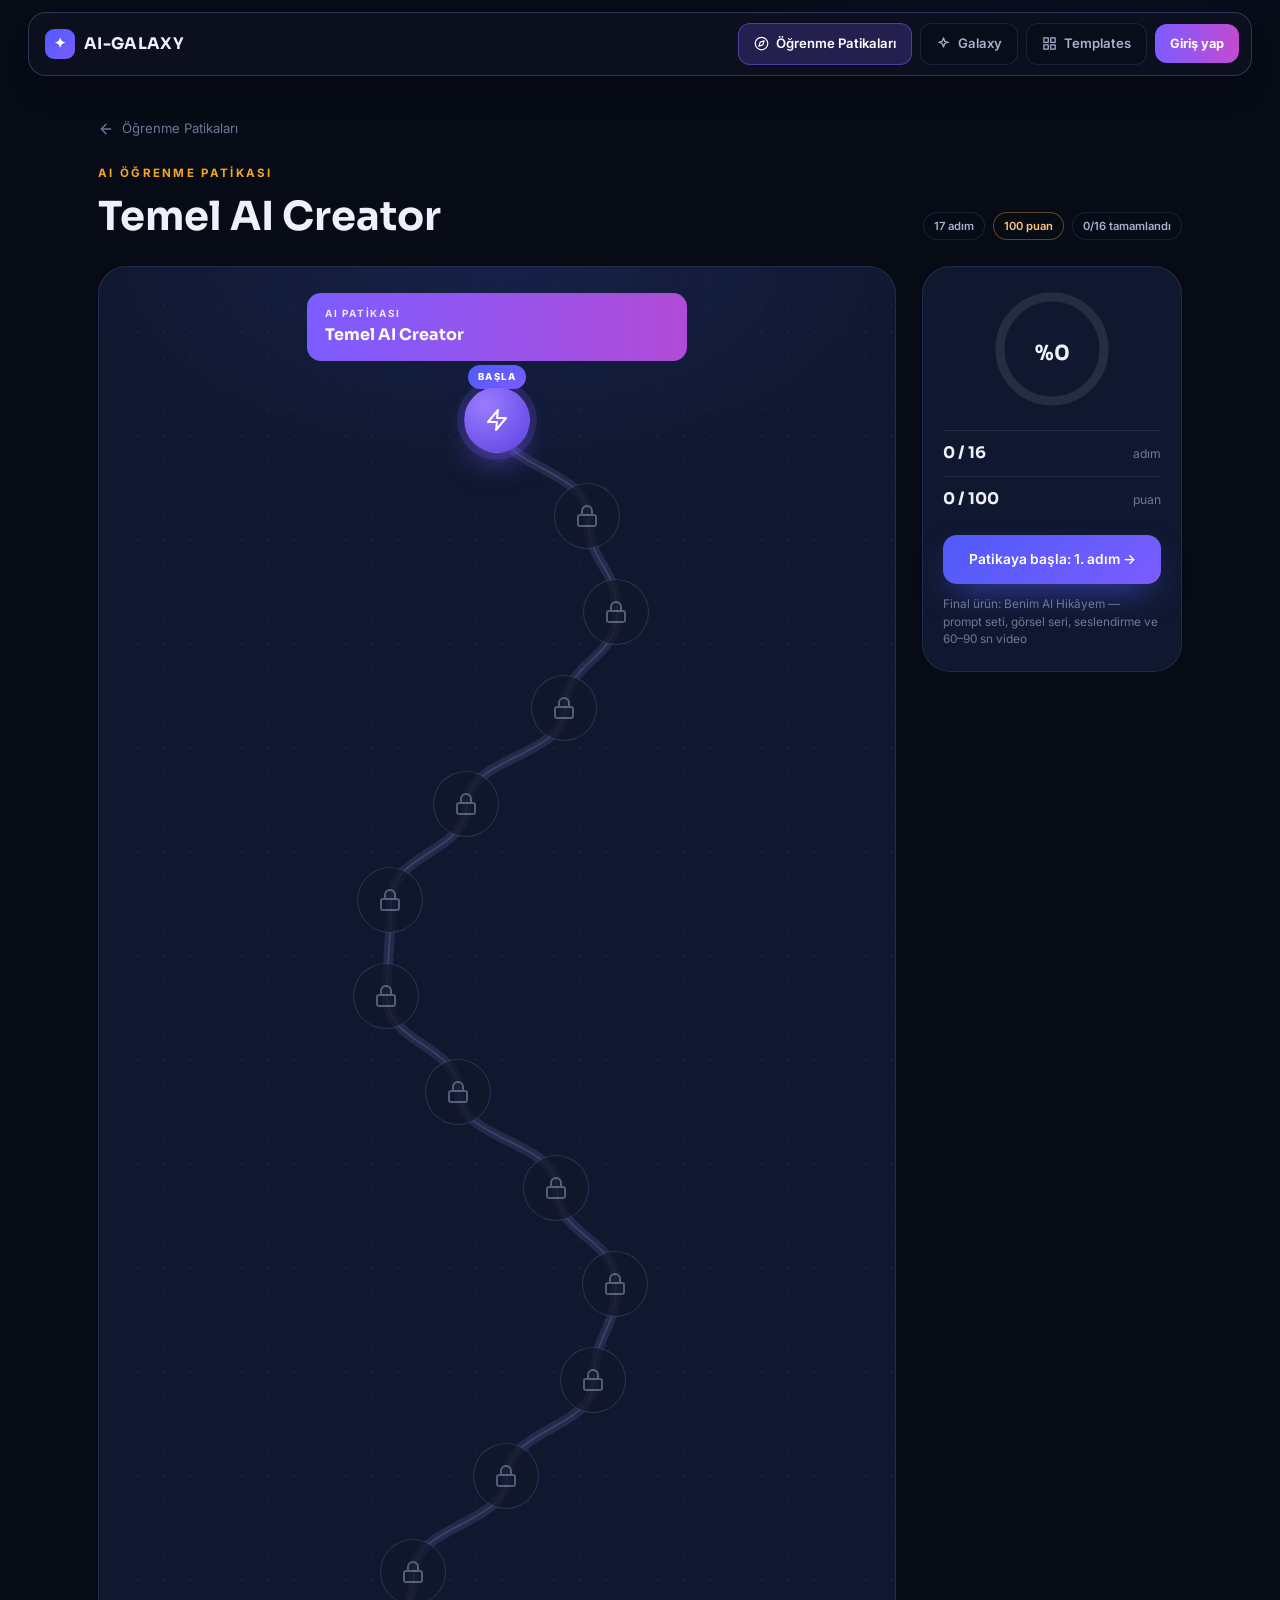
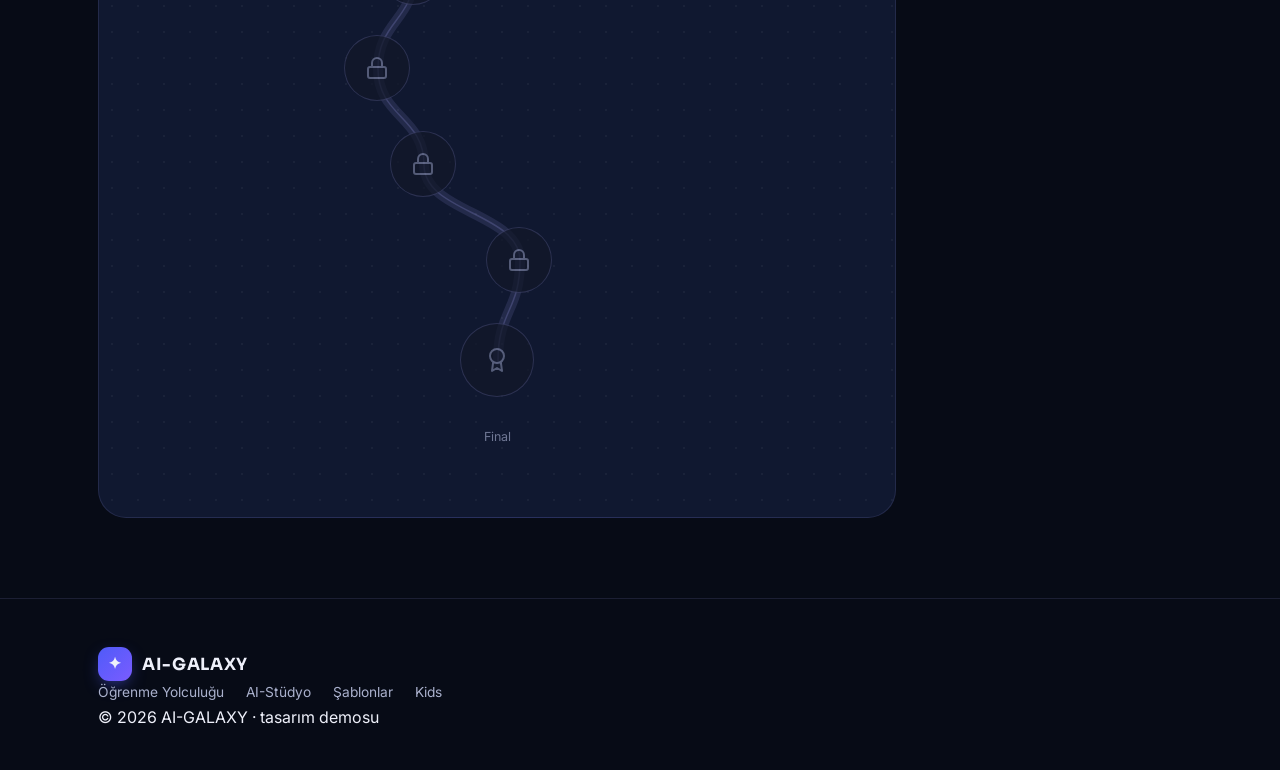
<file: patika.html>
<!DOCTYPE html>
<html lang="tr">
<head>
  <meta charset="utf-8">
  <meta name="viewport" content="width=device-width, initial-scale=1">
  <title>Öğrenme Patikası — AI-GALAXY</title>
  <meta name="description" content="AI-GALAXY öğrenme patikası: adım adım ilerle, üreterek seviye atla.">
  <link rel="preconnect" href="https://fonts.googleapis.com">
  <link rel="preconnect" href="https://fonts.gstatic.com" crossorigin>
  <link href="https://fonts.googleapis.com/css2?family=Sora:wght@500;600;700&family=Inter:wght@400;500;600&display=swap" rel="stylesheet">
  <link rel="icon" href="data:image/svg+xml,%3Csvg xmlns='http://www.w3.org/2000/svg' viewBox='0 0 32 32'%3E%3Crect width='32' height='32' rx='8' fill='%234f5bf9'/%3E%3Ctext x='16' y='22' font-size='16' text-anchor='middle' fill='white'%3E%E2%9C%A6%3C/text%3E%3C/svg%3E">
  <link rel="stylesheet" href="css/main.css">
  <link rel="stylesheet" href="css/app.css">
  <link rel="stylesheet" href="css/patika.css">
</head>
<body class="patika-page app-page">

<svg xmlns="http://www.w3.org/2000/svg" style="display:none">
  <symbol id="i-zap" viewBox="0 0 24 24"><polygon points="13 2 3 14 12 14 11 22 21 10 12 10 13 2"/></symbol>
  <symbol id="i-sparkle" viewBox="0 0 24 24"><path d="M12 3l2 5.5L19.5 10 14 12l-2 5.5L10 12 4.5 10 10 8.5 12 3z"/></symbol>
  <symbol id="i-lock" viewBox="0 0 24 24"><rect x="3" y="11" width="18" height="11" rx="2"/><path d="M7 11V7a5 5 0 0 1 10 0v4"/></symbol>
  <symbol id="i-check" viewBox="0 0 24 24"><polyline points="20 6 9 17 4 12"/></symbol>
  <symbol id="i-play" viewBox="0 0 24 24"><polygon points="5 3 19 12 5 21 5 3"/></symbol>
  <symbol id="i-edit" viewBox="0 0 24 24"><path d="M12 20h9"/><path d="M16.5 3.5a2.1 2.1 0 0 1 3 3L7 19l-4 1 1-4 12.5-12.5z"/></symbol>
  <symbol id="i-award" viewBox="0 0 24 24"><circle cx="12" cy="8" r="7"/><polyline points="8.21 13.89 7 23 12 20 17 23 15.79 13.88"/></symbol>
  <symbol id="i-compass" viewBox="0 0 24 24"><circle cx="12" cy="12" r="10"/><polygon points="16.24 7.76 14.12 14.12 7.76 16.24 9.88 9.88 16.24 7.76"/></symbol>
  <symbol id="i-grid" viewBox="0 0 24 24"><rect x="3" y="3" width="7" height="7"/><rect x="14" y="3" width="7" height="7"/><rect x="14" y="14" width="7" height="7"/><rect x="3" y="14" width="7" height="7"/></symbol>
  <symbol id="i-arrow-left" viewBox="0 0 24 24"><line x1="19" y1="12" x2="5" y2="12"/><polyline points="12 19 5 12 12 5"/></symbol>
</svg>

<header class="appbar" id="appbar" data-active="patikalar"></header>

<section class="pt-head">
  <div class="wrap">
    <a class="pt-back" href="patikalar.html"><svg class="ic"><use href="#i-arrow-left"/></svg> Öğrenme Patikaları</a>
    <span class="kicker">AI öğrenme patikası</span>
    <div class="pt-title-row">
      <h1 id="ptTitle">Patika</h1>
      <div class="pt-meta">
        <span class="pc-tag" id="ptSteps">17 adım</span>
        <span class="pc-tag gold" id="ptPoints">500 puan</span>
        <span class="pc-tag" id="ptDone">0/16 tamamlandı</span>
      </div>
    </div>
  </div>
</section>

<main class="wrap pt-layout">
  <div class="pt-map" id="ptMap"></div>

  <aside class="pt-side">
    <div class="pt-side-in">
      <div class="pt-ring">
        <svg viewBox="0 0 120 120"><circle cx="60" cy="60" r="52" class="r-bg"/><circle cx="60" cy="60" r="52" class="r-fg" id="ptRing"/></svg>
        <span id="ptPct">%0</span>
      </div>
      <div class="pt-stat"><b id="ptStatSteps">0 / 16</b><span>adım</span></div>
      <div class="pt-stat"><b id="ptStatPuan">0 / 85</b><span>puan</span></div>
      <a class="btn-primary pt-next" id="ptNext" href="#" style="justify-content:center">Sıradaki adım →</a>
      <p class="pt-final" id="ptFinal"></p>
    </div>
  </aside>
</main>

<footer class="foot">
  <div class="wrap foot-in">
    <span class="brand"><span class="brand-mark">✦</span> AI-GALAXY</span>
    <nav class="foot-links">
      <a href="index.html#yolculuk">Öğrenme Yolculuğu</a>
      <a href="index.html#editor">AI-Stüdyo</a>
      <a href="index.html#galeri">Şablonlar</a>
      <a href="kids/index.html">Kids</a>
    </nav>
    <span class="foot-copy">© 2026 AI-GALAXY · tasarım demosu</span>
  </div>
</footer>

<div class="login-wrap" id="loginWrap" hidden>
  <div class="login-card" role="dialog" aria-modal="true" aria-labelledby="loginTitle">
    <button class="login-x" id="loginX" aria-label="Kapat">✕</button>
    <span class="login-brand">✦ AI-GALAXY</span>
    <h3 id="loginTitle">Ücretsiz giriş</h3>
    <p>Demo hesabıyla üye görünümünü dener, patikalarda ilerlemeni kaydedersin.</p>
    <label class="login-f">E-posta<input type="email" id="loginMail" value="selin@ornek.com"></label>
    <label class="login-f">Şifre<input type="password" id="loginPass" value="demo1234"></label>
    <button class="btn-primary login-go" id="loginGo" style="justify-content:center;width:100%">Giriş yap</button>
    <span class="login-note">Bu bir tasarım demosudur; bilgiler yalnızca tarayıcında saklanır.</span>
  </div>
</div>

<script src="js/programs.js"></script>
<script src="js/auth.js"></script>
<script src="js/patika.js"></script>
<script src="js/appbar.js"></script>
</body>
</html>
</file>
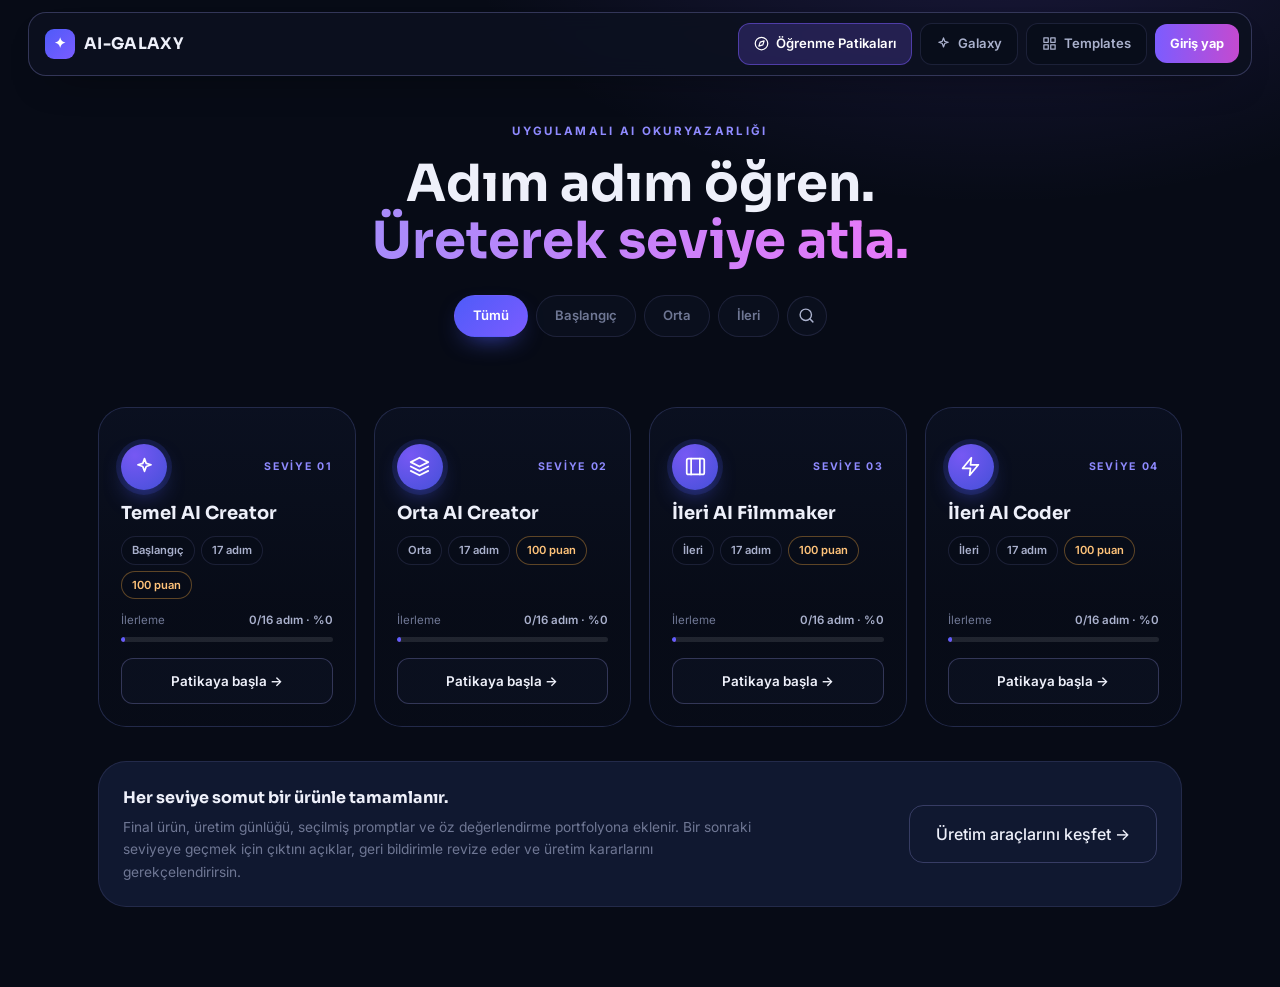
<file: patikalar.html>
<!DOCTYPE html>
<html lang="tr">
<head>
  <meta charset="utf-8">
  <meta name="viewport" content="width=device-width, initial-scale=1">
  <title>Öğrenme Patikaları — AI-GALAXY</title>
  <meta name="description" content="Kademeli AI okuryazarlığı patikaları: adım adım öğren, üreterek seviye atla.">
  <link rel="preconnect" href="https://fonts.googleapis.com">
  <link rel="preconnect" href="https://fonts.gstatic.com" crossorigin>
  <link href="https://fonts.googleapis.com/css2?family=Sora:wght@500;600;700&family=Inter:wght@400;500;600&display=swap" rel="stylesheet">
  <link rel="icon" href="data:image/svg+xml,%3Csvg xmlns='http://www.w3.org/2000/svg' viewBox='0 0 32 32'%3E%3Crect width='32' height='32' rx='8' fill='%234f5bf9'/%3E%3Ctext x='16' y='22' font-size='16' text-anchor='middle' fill='white'%3E%E2%9C%A6%3C/text%3E%3C/svg%3E">
  <link rel="stylesheet" href="css/main.css">
  <link rel="stylesheet" href="css/app.css">
</head>
<body class="app-page">

<svg xmlns="http://www.w3.org/2000/svg" style="display:none">
  <symbol id="i-zap" viewBox="0 0 24 24"><polygon points="13 2 3 14 12 14 11 22 21 10 12 10 13 2"/></symbol>
  <symbol id="i-sparkle" viewBox="0 0 24 24"><path d="M12 3l2 5.5L19.5 10 14 12l-2 5.5L10 12 4.5 10 10 8.5 12 3z"/></symbol>
  <symbol id="i-compass" viewBox="0 0 24 24"><circle cx="12" cy="12" r="10"/><polygon points="16.24 7.76 14.12 14.12 7.76 16.24 9.88 9.88 16.24 7.76"/></symbol>
  <symbol id="i-layers" viewBox="0 0 24 24"><polygon points="12 2 2 7 12 12 22 7 12 2"/><polyline points="2 17 12 22 22 17"/><polyline points="2 12 12 17 22 12"/></symbol>
  <symbol id="i-film" viewBox="0 0 24 24"><rect x="2" y="3" width="20" height="18" rx="2"/><line x1="7" y1="3" x2="7" y2="21"/><line x1="17" y1="3" x2="17" y2="21"/></symbol>
  <symbol id="i-search" viewBox="0 0 24 24"><circle cx="11" cy="11" r="8"/><line x1="21" y1="21" x2="16.65" y2="16.65"/></symbol>
  <symbol id="i-grid" viewBox="0 0 24 24"><rect x="3" y="3" width="7" height="7"/><rect x="14" y="3" width="7" height="7"/><rect x="14" y="14" width="7" height="7"/><rect x="3" y="14" width="7" height="7"/></symbol>
</svg>

<header class="appbar" id="appbar" data-active="patikalar"></header>

<section class="app-hero">
  <div class="wrap">
    <span class="kicker">Uygulamalı AI okuryazarlığı</span>
    <h1>Adım adım öğren.<br><em>Üreterek seviye atla.</em></h1>
    <div class="pf-row">
      <div class="lvl-filter" id="lvlFilter">
        <button class="lvl on" data-lvl="hepsi">Tümü</button>
        <button class="lvl" data-lvl="Başlangıç">Başlangıç</button>
        <button class="lvl" data-lvl="Orta">Orta</button>
        <button class="lvl" data-lvl="İleri">İleri</button>
      </div>
      <div class="psearch" id="pSearch">
        <button type="button" id="pSearchBtn" aria-label="Patika ara"><svg class="ic"><use href="#i-search"/></svg></button>
        <input id="pSearchIn" type="search" placeholder="Patika veya konu ara…" aria-label="Patika ara">
      </div>
    </div>
  </div>
</section>

<main class="app-sec">
  <div class="wrap">
    <div class="patika-grid" id="patikaGrid"></div>

    <div class="app-note">
      <div>
        <b>Her seviye somut bir ürünle tamamlanır.</b>
        <p>Final ürün, üretim günlüğü, seçilmiş promptlar ve öz değerlendirme portfolyona eklenir. Bir sonraki seviyeye geçmek için çıktını açıklar, geri bildirimle revize eder ve üretim kararlarını gerekçelendirirsin.</p>
      </div>
      <a class="btn-ghost" href="index.html#editor">Üretim araçlarını keşfet →</a>
    </div>
  </div>
</main>

<script src="js/programs.js"></script>
<script src="js/auth.js"></script>
<script src="js/appbar.js"></script>
<script src="js/patikalar.js"></script>
</body>
</html>
</file>
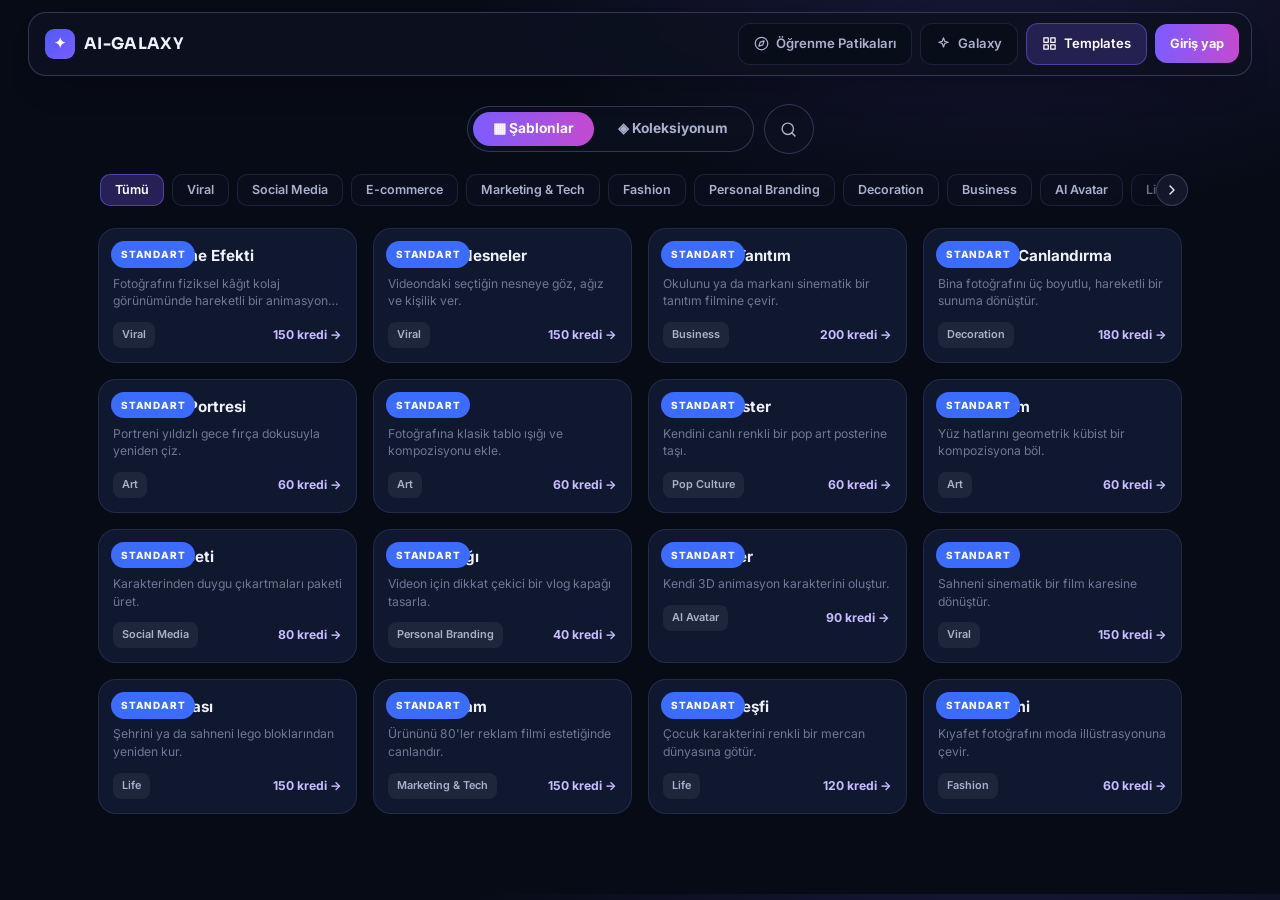
<file: sablonlar.html>
<!DOCTYPE html>
<html lang="tr">
<head>
  <meta charset="utf-8">
  <meta name="viewport" content="width=device-width, initial-scale=1">
  <title>Şablonlar — AI-GALAXY</title>
  <meta name="description" content="Hazır AI şablonlarının alanlarını doldur, saniyeler içinde içerik üret.">
  <link rel="preconnect" href="https://fonts.googleapis.com">
  <link rel="preconnect" href="https://fonts.gstatic.com" crossorigin>
  <link href="https://fonts.googleapis.com/css2?family=Sora:wght@500;600;700&family=Inter:wght@400;500;600&display=swap" rel="stylesheet">
  <link rel="icon" href="data:image/svg+xml,%3Csvg xmlns='http://www.w3.org/2000/svg' viewBox='0 0 32 32'%3E%3Crect width='32' height='32' rx='8' fill='%234f5bf9'/%3E%3Ctext x='16' y='22' font-size='16' text-anchor='middle' fill='white'%3E%E2%9C%A6%3C/text%3E%3C/svg%3E">
  <link rel="stylesheet" href="css/main.css">
  <link rel="stylesheet" href="css/app.css">
  <link rel="stylesheet" href="css/sablonlar.css">
</head>
<body class="app-page">

<svg xmlns="http://www.w3.org/2000/svg" style="display:none">
  <symbol id="i-search" viewBox="0 0 24 24"><circle cx="11" cy="11" r="8"/><line x1="21" y1="21" x2="16.65" y2="16.65"/></symbol>
  <symbol id="i-chev-l" viewBox="0 0 24 24"><polyline points="15 18 9 12 15 6"/></symbol>
  <symbol id="i-chev-r" viewBox="0 0 24 24"><polyline points="9 18 15 12 9 6"/></symbol>
  <symbol id="i-x" viewBox="0 0 24 24"><line x1="18" y1="6" x2="6" y2="18"/><line x1="6" y1="6" x2="18" y2="18"/></symbol>
  <symbol id="i-upload" viewBox="0 0 24 24"><path d="M21 15v4a2 2 0 0 1-2 2H5a2 2 0 0 1-2-2v-4"/><polyline points="17 8 12 3 7 8"/><line x1="12" y1="3" x2="12" y2="15"/></symbol>
</svg>

<header class="appbar" id="appbar" data-active="sablonlar"></header>

<main class="app-sec tp-page">
  <div class="wrap">
    <div class="tp-toolbar">
      <div class="tp-seg"><button class="on" data-s="all">▦ Şablonlar</button><button data-s="mine">◈ Koleksiyonum</button></div>
      <div class="psearch" id="tpSearchBox">
        <button type="button" id="tpSearchBtn" aria-label="Şablon ara"><svg class="ic"><use href="#i-search"/></svg></button>
        <input id="tpSearch" type="search" placeholder="Şablon ara…" aria-label="Şablon ara">
      </div>
    </div>
    <div class="tp-catbar">
      <button class="tp-arrow prev" id="tpPrev" aria-label="Önceki kategoriler" hidden><svg class="ic"><use href="#i-chev-l"/></svg></button>
      <div class="tp-cats" id="tpCats"></div>
      <button class="tp-arrow next" id="tpNext" aria-label="Sonraki kategoriler"><svg class="ic"><use href="#i-chev-r"/></svg></button>
    </div>
    <div class="tp-grid" id="tpGrid"></div>
  </div>
</main>

<!-- şablon detayı -->
<div class="tp-modal" id="tpModal" hidden>
  <div class="tp-dialog" role="dialog" aria-modal="true" aria-labelledby="tpmTitle">
    <button class="tp-x" id="tpX" aria-label="Kapat"><svg class="ic"><use href="#i-x"/></svg></button>
    <div class="tp-dmedia" id="tpmMedia"></div>
    <div class="tp-dbody">
      <span class="tp-badge">STANDART</span>
      <h3 id="tpmTitle">Şablon</h3>
      <p id="tpmDesc"></p>
      <label class="tp-field"><span>Fotoğrafını yükle</span>
        <span class="tp-drop"><svg class="ic"><use href="#i-upload"/></svg> Sürükle bırak ya da seç (demo)</span></label>
      <label class="tp-field"><span>Kısa açıklama</span><input placeholder="Örn. kendi markam için, sıcak renkler"></label>
      <button class="btn-primary tp-go" id="tpGo" style="justify-content:center;width:100%">Üret · <b id="tpmCost">150</b> kredi</button>
      <p class="tp-msg" id="tpMsg"></p>
    </div>
  </div>
</div>

<script src="js/auth.js"></script>
<script src="js/appbar.js"></script>
<script src="js/sablonlar.js"></script>
</body>
</html>
</file>
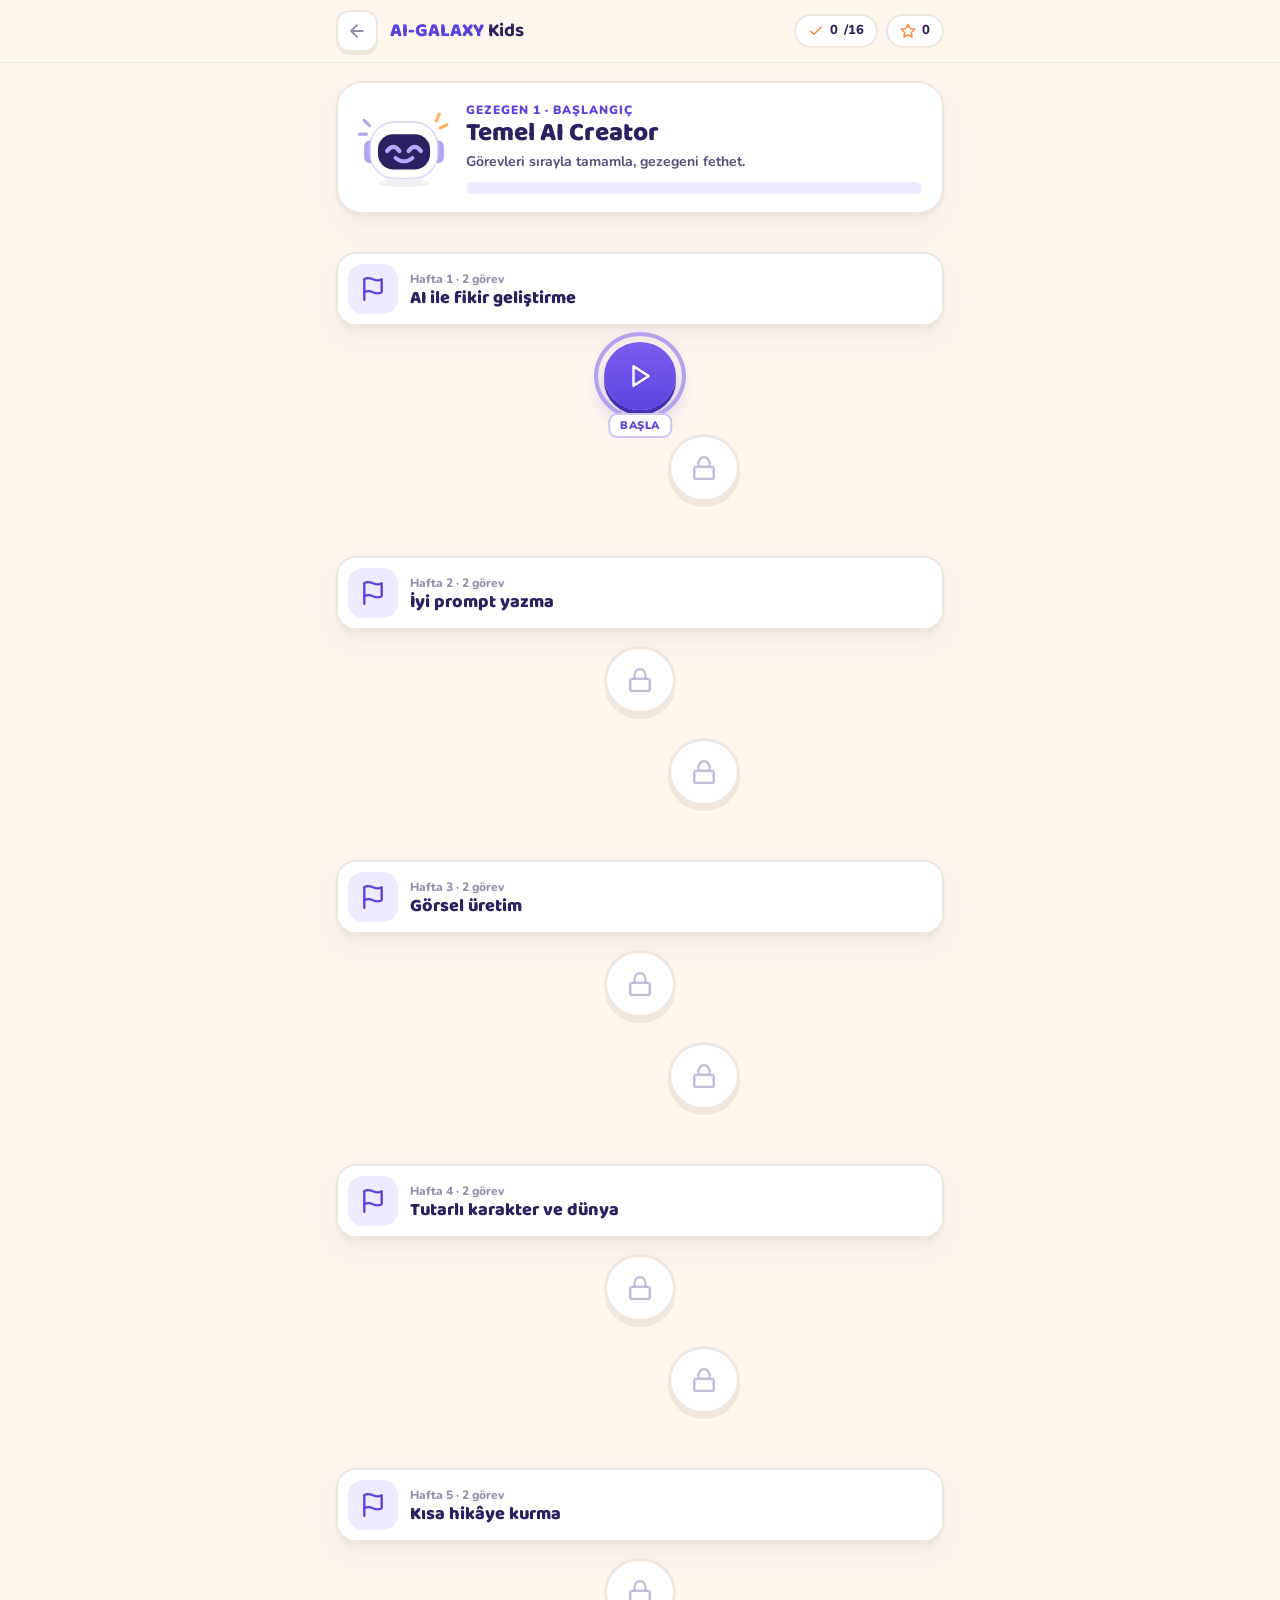
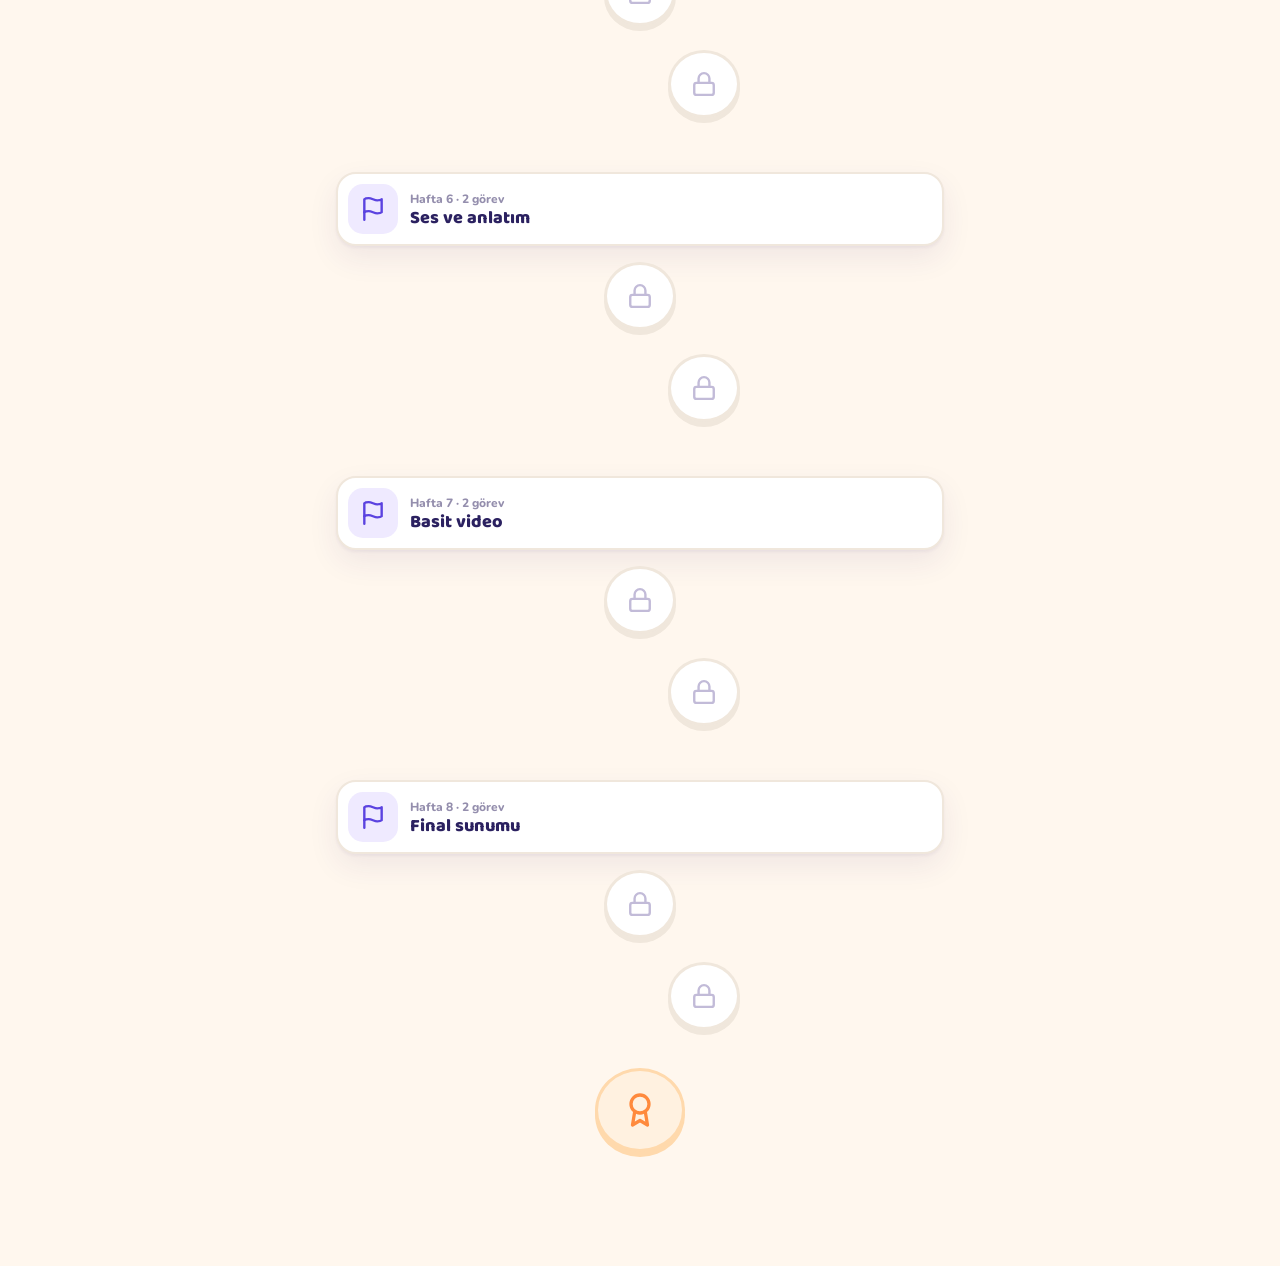
<file: kids/patika.html>
<!doctype html>
<html lang="tr">
<head>
<meta charset="utf-8">
<meta name="viewport" content="width=device-width,initial-scale=1,viewport-fit=cover">
<meta name="theme-color" content="#fff7ee">
<title>AI-GALAXY Kids — Patika</title>
<link rel="preconnect" href="https://fonts.googleapis.com">
<link rel="preconnect" href="https://fonts.gstatic.com" crossorigin>
<link href="https://fonts.googleapis.com/css2?family=Baloo+2:wght@600;700;800&family=Nunito:wght@600;700;800;900&display=swap" rel="stylesheet">
<style>
:root{
  --bg:#fff7ee;--card:#fff;--ink:#2b2160;--text:#544e78;--muted:#948ead;--line:#f0e7dc;
  --purple:#5b43e0;--purple-d:#4531b5;--lav:#efeaff;--lav-b:#cfc3f7;--lav-d:#b3a2f0;
  --orange:#ff8a3d;--peach:#fff1e0;--peach-b:#ffd9ac;
  --green:#22b07d;--green-d:#178a60;
  --shadow:0 2px 3px rgba(60,40,120,.05),0 12px 30px rgba(60,40,120,.08);
}
*{box-sizing:border-box}
html,body{margin:0}
body{background:var(--bg);color:var(--text);font:600 16px/1.5 Nunito,system-ui,sans-serif;-webkit-tap-highlight-color:transparent}
h1,h2,h3{margin:0;color:var(--ink);font-family:"Baloo 2",Nunito,sans-serif;font-weight:800;line-height:1.15}
p{margin:0}
button{font:inherit;color:inherit;cursor:pointer;border:0;background:none;padding:0}
button:focus-visible,a:focus-visible{outline:3px solid var(--orange);outline-offset:3px}
.ic{width:20px;height:20px;stroke:currentColor;stroke-width:2.2;fill:none;stroke-linecap:round;stroke-linejoin:round;flex:none}

.top{position:sticky;top:0;z-index:20;background:rgba(255,247,238,.92);backdrop-filter:blur(10px);border-bottom:1px solid var(--line)}
.top-in{max-width:640px;margin:auto;padding:10px 16px;display:flex;align-items:center;gap:12px}
.x{width:42px;height:42px;border-radius:14px;color:var(--muted);display:grid;place-items:center;background:#fff;border:2px solid var(--line);box-shadow:0 3px 0 var(--line);text-decoration:none}
.x:active{transform:translateY(2px);box-shadow:none}
.logo{font-family:"Baloo 2",sans-serif;font-weight:800;font-size:19px;color:var(--purple)}
.logo b{color:var(--ink)}
.chips{margin-left:auto;display:flex;gap:8px}
.chip{display:inline-flex;align-items:center;gap:6px;background:#fff;border:2px solid var(--line);border-radius:999px;padding:5px 12px;font-weight:800;font-size:13px;color:var(--ink)}
.chip .ic{width:16px;height:16px;color:var(--orange)}

.wrap{max-width:640px;margin:auto;padding:0 16px}
.hero{margin:18px 0 4px;background:#fff;border-radius:26px;padding:18px 20px;display:flex;align-items:center;gap:16px;box-shadow:var(--shadow);border:2px solid var(--line)}
.hero .bot{width:92px;flex:none}
.hero .bot svg{width:100%;height:auto;overflow:visible;display:block}
.hero small{display:block;font-weight:900;font-size:12px;letter-spacing:1px;color:var(--purple);text-transform:uppercase}
.hero h1{font-size:26px}
.hero p{font-weight:700;margin-top:2px;font-size:14px}
.bar{height:12px;background:var(--lav);border-radius:9px;margin-top:10px;overflow:hidden}
.bar i{display:block;height:100%;background:linear-gradient(90deg,#8e74f5,var(--purple));border-radius:9px;transition:width .6s}

.path{padding:4px 0 80px}
.world{margin:30px 0 16px;display:flex;align-items:center;gap:12px;padding:10px 18px 10px 10px;border-radius:20px;background:#fff;border:2px solid var(--line);box-shadow:var(--shadow)}
.world .wi{width:50px;height:50px;border-radius:15px;display:grid;place-items:center;color:var(--purple);flex:none}
.world .wi .ic{width:26px;height:26px}
.world h2{font-size:18px}
.world small{display:block;font-weight:800;color:var(--muted);font-size:12px}
.node-row{display:flex;justify-content:center;height:92px}
.node{position:relative;width:72px;height:68px;border-radius:50%;font-weight:900;font-size:15px;display:grid;place-items:center;font-family:"Baloo 2",sans-serif}
.node .ni{width:26px;height:26px}
.node.locked{background:#fff;color:#c2bbd8;border:3px solid var(--line);box-shadow:0 5px 0 var(--line);cursor:pointer}
.node.done{background:linear-gradient(180deg,#2cc28b,var(--green));color:#fff;box-shadow:0 5px 0 var(--green-d)}
.node.current{background:linear-gradient(180deg,#7b5cf0,var(--purple));color:#fff;box-shadow:0 5px 0 var(--purple-d),0 12px 24px rgba(91,67,224,.3)}
.node.current:before{content:"";position:absolute;inset:-10px;border-radius:50%;border:4px solid var(--lav-d);animation:ring 1.6s infinite}
.node .tag{position:absolute;bottom:-28px;left:50%;transform:translateX(-50%);background:#fff;color:var(--purple);font:900 11px Nunito,sans-serif;padding:3px 10px;border-radius:9px;border:2px solid var(--lav-b);white-space:nowrap;animation:bob 1.4s ease-in-out infinite;letter-spacing:.5px}
.node.final{width:90px;height:84px;background:var(--peach);border:3px solid var(--peach-b);box-shadow:0 5px 0 var(--peach-b);color:var(--orange)}
.node.final .ni{width:36px;height:36px}
@keyframes ring{0%{transform:scale(.9);opacity:.7}100%{transform:scale(1.25);opacity:0}}
@keyframes bob{50%{transform:translate(-50%,-4px)}}

.shade{position:fixed;inset:0;background:rgba(43,33,96,.32);z-index:40;display:flex;align-items:flex-end;justify-content:center;animation:fade .2s}
.sheet{background:#fff;width:100%;max-width:520px;border-radius:28px 28px 0 0;padding:22px 20px calc(24px + env(safe-area-inset-bottom));animation:up .25s ease-out}
.sheet .num{display:flex;align-items:center;gap:8px;font-weight:800;color:var(--muted);font-size:13px}
.sheet .num .ic{width:20px;height:20px;color:var(--purple)}
.sheet h3{font-size:24px;margin:6px 0}
.sheet p{font-weight:700;margin-bottom:12px;font-size:15px}
.sheet .out{display:flex;align-items:center;gap:8px;background:var(--peach);border:1.5px dashed var(--peach-b);border-radius:14px;padding:9px 12px;font-weight:800;font-size:13px;color:var(--ink);margin-bottom:16px}
.sheet .out .ic{width:18px;height:18px;color:var(--orange)}
.btn{display:flex;width:100%;align-items:center;justify-content:center;gap:8px;min-height:52px;padding:0 26px;border-radius:18px;font-weight:900;font-size:16px;background:linear-gradient(180deg,#7b5cf0,var(--purple));color:#fff;box-shadow:0 4px 0 var(--purple-d);text-decoration:none;transition:transform .1s,box-shadow .1s}
.btn:active{transform:translateY(3px);box-shadow:0 1px 0 var(--purple-d)}
.btn.light{background:#fff;color:var(--purple);box-shadow:0 3px 0 var(--line);border:2px solid var(--line)}
@keyframes up{from{transform:translateY(40px);opacity:0}}
@keyframes fade{from{opacity:0}}
@media(prefers-reduced-motion:reduce){*,*:before,*:after{animation-duration:.01ms!important;animation-iteration-count:1!important;transition:none!important}}
</style>
</head>
<body>

<svg width="0" height="0" style="position:absolute" aria-hidden="true">
  <symbol id="i-check" viewBox="0 0 24 24"><polyline points="20 6 9 17 4 12"/></symbol>
  <symbol id="i-lock" viewBox="0 0 24 24"><rect x="3" y="11" width="18" height="11" rx="2"/><path d="M7 11V7a5 5 0 0 1 10 0v4"/></symbol>
  <symbol id="i-play" viewBox="0 0 24 24"><polygon points="6 3 20 12 6 21 6 3"/></symbol>
  <symbol id="i-edit" viewBox="0 0 24 24"><path d="M17 3a2.8 2.8 0 1 1 4 4L7.5 20.5 2 22l1.5-5.5L17 3z"/></symbol>
  <symbol id="i-star" viewBox="0 0 24 24"><polygon points="12 2 15.09 8.26 22 9.27 17 14.14 18.18 21.02 12 17.77 5.82 21.02 7 14.14 2 9.27 8.91 8.26 12 2"/></symbol>
  <symbol id="i-award" viewBox="0 0 24 24"><circle cx="12" cy="8" r="6"/><path d="M15.5 13 17 22l-5-3-5 3 1.5-9"/></symbol>
  <symbol id="i-flag" viewBox="0 0 24 24"><path d="M4 15s1-1 4-1 5 2 8 2 4-1 4-1V3s-1 1-4 1-5-2-8-2-4 1-4 1z"/><line x1="4" y1="22" x2="4" y2="15"/></symbol>
  <symbol id="i-arrow-left" viewBox="0 0 24 24"><line x1="19" y1="12" x2="5" y2="12"/><polyline points="12 19 5 12 12 5"/></symbol>
</svg>

<header class="top"><div class="top-in">
  <a class="x" href="index.html#patikalar" aria-label="Kurslara dön"><svg class="ic"><use href="#i-arrow-left"/></svg></a>
  <div class="logo">AI-GALAXY <b>Kids</b></div>
  <div class="chips">
    <span class="chip" title="Tamamlanan görev"><svg class="ic"><use href="#i-check"/></svg><span id="doneCount">0</span>/16</span>
    <span class="chip" title="Yıldız"><svg class="ic"><use href="#i-star"/></svg><span id="starCount">0</span></span>
  </div>
</div></header>

<main class="wrap">
  <section class="hero">
    <div class="bot" aria-hidden="true">
      <svg viewBox="0 0 120 110">
        <g stroke-linecap="round" stroke-width="4"><path d="M8 20 l7 7 M2 38 h9" stroke="#b3a2f0"/><path d="M106 12 l-4 9 M116 26 l-9 4" stroke="#ffb15c"/></g>
        <ellipse cx="60" cy="102" rx="34" ry="5" fill="#2b2160" opacity=".07"/>
        <rect x="8" y="46" width="16" height="30" rx="8" fill="#b3a2f0"/><rect x="96" y="46" width="16" height="30" rx="8" fill="#b3a2f0"/>
        <rect x="16" y="22" width="88" height="74" rx="32" fill="#fff" stroke="#ddd5f7" stroke-width="2"/>
        <rect x="26" y="38" width="68" height="46" rx="20" fill="#2b2160"/>
        <path d="M38 60 q8 -11 16 0 M66 60 q8 -11 16 0" stroke="#b9a6ff" stroke-width="5.5" fill="none" stroke-linecap="round"/>
        <path d="M49 69 q11 9 22 0" stroke="#b9a6ff" stroke-width="5" fill="none" stroke-linecap="round"/>
      </svg>
    </div>
    <div style="flex:1;min-width:0">
      <small id="heroLevel">Gezegen</small>
      <h1 id="heroTitle">Patika</h1>
      <p id="heroSub">Görevleri sırayla tamamla, gezegeni fethet.</p>
      <div class="bar"><i id="heroBar" style="width:0"></i></div>
    </div>
  </section>
  <section class="path" id="path" aria-label="Görev patikası"></section>
</main>

<script src="../js/programs.js"></script>
<script>
(function () {
  "use strict";
  var PROGRAMS = window.AIG_PROGRAMS || [];
  var params = new URLSearchParams(location.search);
  var P = parseInt(params.get("p"), 10);
  if (isNaN(P) || !PROGRAMS[P]) P = 0;
  var prog = PROGRAMS[P];

  var GEZEGEN = ["Gezegen 1", "Gezegen 2", "Gezegen 3", "Gezegen 4"];
  document.title = "AI-GALAXY Kids — " + prog.title;
  document.getElementById("heroLevel").textContent = GEZEGEN[P] + " · " + prog.level;
  document.getElementById("heroTitle").textContent = prog.title;

  // kurs ekranıyla ortak ilerleme durumu
  var state = { progs: {} };
  try {
    var raw = JSON.parse(localStorage.getItem("aig_kurs") || "null");
    if (raw && typeof raw === "object") state = Object.assign(state, raw);
  } catch (e) {}
  var doneArr = (state.progs && state.progs[P] && state.progs[P].done) || [];
  function isDone(w, i) { return doneArr.indexOf(w + i) !== -1; }

  // görev sırası: her hafta önce ders (v) sonra etkinlik (a)
  var TASKS = [];
  prog.weeks.forEach(function (wk, wi) {
    TASKS.push({ w: wi + 1, i: "v", label: "Ders", t: wk.t, d: wk.d, out: wk.out });
    TASKS.push({ w: wi + 1, i: "a", label: "Görev", t: wk.t + " — uygulama", d: wk.d, out: wk.out });
  });
  var curIdx = TASKS.length;
  for (var k = 0; k < TASKS.length; k++) {
    if (!isDone(TASKS[k].w, TASKS[k].i)) { curIdx = k; break; }
  }

  var icon = function (name, cls) {
    return '<svg class="' + (cls || "ic") + '"><use href="#i-' + name + '"/></svg>';
  };
  var el = function (tag, cls, html) {
    var e = document.createElement(tag);
    if (cls) e.className = cls;
    if (html != null) e.innerHTML = html;
    return e;
  };
  var esc = function (s) {
    return String(s).replace(/[&<>"']/g, function (c) {
      return { "&": "&amp;", "<": "&lt;", ">": "&gt;", '"': "&quot;", "'": "&#39;" }[c];
    });
  };

  var path = document.getElementById("path");
  var lastW = 0, idx = 0;
  TASKS.forEach(function (task, n) {
    if (task.w !== lastW) {
      lastW = task.w;
      path.appendChild(el("div", "world",
        '<span class="wi" style="background:var(--lav)">' + icon("flag") + "</span>" +
        '<div><small>Hafta ' + task.w + " · 2 görev</small><h2>" + esc(prog.weeks[task.w - 1].t) + "</h2></div>"));
      idx = 0;
    }
    var row = el("div", "node-row");
    var st = isDone(task.w, task.i) ? "done" : n === curIdx ? "current" : "locked";
    var inner = st === "done" ? icon("check", "ni ic")
      : st === "locked" ? icon("lock", "ni ic")
      : icon(task.i === "v" ? "play" : "edit", "ni ic");
    var b = el("button", "node " + st, inner);
    if (n === curIdx) b.insertAdjacentHTML("beforeend", '<span class="tag">BAŞLA</span>');
    b.style.transform = "translateX(" + Math.round(Math.sin(idx * 1.1) * 72) + "px)";
    b.setAttribute("aria-label", "Hafta " + task.w + " " + task.label + ": " + task.t);
    b.onclick = function () { openSheet(task, n); };
    row.appendChild(b);
    path.appendChild(row);
    idx++;
  });
  // final rozeti
  var fin = el("div", "node-row");
  fin.style.cssText = "height:118px;margin-top:14px";
  var fb = el("button", "node final", icon("award", "ni ic"));
  fb.setAttribute("aria-label", "Final projesi");
  fb.onclick = function () {
    openSheet({ w: 8, i: "final", label: "Final", t: "Final projesi", d: prog.final, out: prog.final }, TASKS.length);
  };
  fin.appendChild(fb);
  path.appendChild(fin);

  // sayaç + ilerleme
  var doneN = TASKS.filter(function (t) { return isDone(t.w, t.i); }).length;
  document.getElementById("doneCount").textContent = doneN;
  document.getElementById("starCount").textContent = doneN * 3;
  document.getElementById("heroBar").style.width = (doneN / TASKS.length * 100) + "%";
  if (doneN === TASKS.length) document.getElementById("heroSub").textContent = "Gezegeni fethettin! Final projen hazır.";

  function openSheet(task, n) {
    var done = task.i !== "final" && isDone(task.w, task.i);
    var locked = task.i !== "final" && !done && n !== curIdx;
    var finLocked = task.i === "final" && doneN < TASKS.length;
    var shade = el("div", "shade");
    var sh = el("div", "sheet");
    var body = done ? "Tamamladın! İstersen tekrar bakabilirsin."
      : locked ? "Önceki görevleri bitirince açılır."
      : finLocked ? "16 görevi bitir, final projeni sun!"
      : esc(task.d);
    sh.innerHTML = '<div class="num">' + icon(locked || finLocked ? "lock" : task.i === "a" ? "edit" : task.i === "final" ? "award" : "play") +
      (task.i === "final" ? "Final" : "Hafta " + task.w + " · " + task.label) + "</div>" +
      "<h3>" + esc(task.t) + "</h3><p>" + body + "</p>" +
      (!locked && !finLocked ? '<div class="out">' + icon("star") + "Kazanım: " + esc(task.out) + "</div>" : "");
    if (locked || finLocked) {
      var ok = el("button", "btn light", "Tamam");
      ok.onclick = function () { shade.remove(); };
      sh.appendChild(ok);
    } else if (task.i === "final") {
      var okF = el("button", "btn", "Süpersin!");
      okF.onclick = function () { shade.remove(); };
      sh.appendChild(okF);
    } else {
      var go = el("a", "btn");
      go.href = "../kurs.html?p=" + P + "&w=" + task.w + "&i=" + task.i + "&kids=1&studio=1";
      go.textContent = done ? "Tekrar oyna" : "Başla";
      sh.appendChild(go);
    }
    shade.appendChild(sh);
    shade.onclick = function (e) { if (e.target === shade) shade.remove(); };
    document.body.appendChild(shade);
  }
})();
</script>
</body>
</html>
</file>
<file: css/kids.css>
/* ============================================================
   AI-GALAXY Kids — 8–15 yaş (talentcup.org ilhamı)
   Krem zemin + mor + turuncu, Nunito/Baloo, yumuşak büyük kartlar
   ============================================================ */

:root {
  --bg: #fff7ee;
  --bg-soft: #fff1e2;
  --card: #ffffff;
  --ink: #211c4e;
  --ink-soft: #5a5580;
  --purple: #5b43e0;
  --purple-soft: #efecff;
  --orange: #ff8a3d;
  --orange-soft: #ffe3cd;
  --teal: #16b8a2;
  --teal-soft: #d9f6f1;
  --pink: #f95ca4;
  --pink-soft: #ffe4f1;
  --yellow: #ffc93d;
  --radius: 22px;
  --radius-lg: 32px;
  --shadow: 0 14px 36px -16px rgba(33, 28, 78, 0.22);
  --font-head: "Baloo 2", "Nunito", sans-serif;
  --font-body: "Nunito", "Segoe UI", sans-serif;
  --gutter: clamp(16px, 4vw, 44px);
}

:root { color-scheme: light; }
:root:not([data-theme="light"]) body { background: var(--bg); }

* { margin: 0; padding: 0; box-sizing: border-box; }
html { scroll-behavior: smooth; }

body {
  font-family: var(--font-body);
  background: var(--bg);
  color: var(--ink);
  line-height: 1.6;
  overflow-x: hidden;
}
img, video { display: block; max-width: 100%; }
a { color: inherit; text-decoration: none; }

.wrap { max-width: 1120px; margin: 0 auto; padding-inline: var(--gutter); }

/* Çizgi ikonlar */
.ic {
  width: 1.1em; height: 1.1em; flex: none;
  stroke: currentColor; stroke-width: 2; fill: none;
  stroke-linecap: round; stroke-linejoin: round;
  vertical-align: -0.15em;
}

/* ---------- Nav ---------- */
.knav {
  position: fixed; inset: 0 0 auto 0; z-index: 60;
  background: rgba(255, 247, 238, 0.9); backdrop-filter: blur(10px);
  border-bottom: 2px solid transparent;
  transition: border-color 0.3s;
}
.knav.scrolled { border-bottom-color: var(--orange-soft); }
.knav-inner { display: flex; align-items: center; gap: 14px; height: 74px; }
.kbrand {
  display: flex; align-items: center; gap: 10px;
  font-family: var(--font-head); font-weight: 700; font-size: 1.2rem;
}
.kbrand .mark {
  width: 40px; height: 40px; border-radius: 14px;
  background: linear-gradient(135deg, var(--purple), #8b6bff);
  display: grid; place-items: center; color: #fff; font-size: 1.15rem;
  box-shadow: 0 8px 18px -8px rgba(91, 67, 224, 0.7);
}
.kbrand .kids-tag {
  font-size: 0.72rem; font-weight: 800; letter-spacing: 0.08em;
  background: var(--orange); color: #fff;
  padding: 3px 10px; border-radius: 999px; transform: rotate(-3deg);
}
.knav-right { margin-left: auto; display: flex; align-items: center; gap: 10px; }
.back-adult {
  font-size: 0.85rem; font-weight: 700; color: var(--ink-soft);
  padding: 9px 14px; border-radius: 999px;
  transition: background 0.2s;
}
.back-adult:hover { background: var(--purple-soft); color: var(--purple); }
.kcta {
  font-family: var(--font-head); font-weight: 700; font-size: 0.95rem;
  padding: 11px 22px; border-radius: 999px;
  background: linear-gradient(120deg, var(--purple), #7c5cff); color: #fff;
  box-shadow: 0 10px 24px -10px rgba(91, 67, 224, 0.8);
  transition: transform 0.2s;
}
.kcta:hover { transform: translateY(-2px) scale(1.03); }

/* ---------- Hero ---------- */
.khero { position: relative; padding: 150px 0 90px; overflow: hidden; }
.blob {
  position: absolute; border-radius: 50%; filter: blur(70px); opacity: 0.55; pointer-events: none;
}
.blob.b1 { width: 480px; height: 480px; top: -160px; right: -120px; background: var(--orange-soft); }
.blob.b2 { width: 420px; height: 420px; bottom: -180px; left: -140px; background: var(--purple-soft); }
.confetti { position: absolute; font-size: 1.5rem; opacity: 0.85; animation: bob 5s ease-in-out infinite; pointer-events: none; }
@keyframes bob { 0%,100% { transform: translateY(0) rotate(-6deg); } 50% { transform: translateY(-14px) rotate(8deg); } }

.khero-grid {
  position: relative;
  display: grid; grid-template-columns: minmax(0, 1.05fr) minmax(0, 0.95fr);
  gap: clamp(30px, 5vw, 64px); align-items: center;
}
.age-badge {
  display: inline-flex; align-items: center; gap: 8px;
  font-weight: 800; font-size: 0.85rem;
  background: var(--teal-soft); color: var(--teal);
  padding: 8px 16px; border-radius: 999px; margin-bottom: 20px;
}
.khero h1 {
  font-family: var(--font-head); font-weight: 800;
  font-size: clamp(2.2rem, 5.4vw, 3.6rem); line-height: 1.12;
  margin-bottom: 18px;
}
.khero h1 .hl-p { color: var(--purple); }
.khero h1 .hl-o { color: var(--orange); }
.khero p.lead { font-size: clamp(1rem, 1.7vw, 1.15rem); color: var(--ink-soft); max-width: 30em; margin-bottom: 30px; font-weight: 600; }
.kbtn-row { display: flex; flex-wrap: wrap; gap: 13px; }
.kbtn-big {
  font-family: var(--font-head); font-weight: 700; font-size: 1.05rem;
  padding: 16px 30px; border-radius: 999px;
  background: linear-gradient(120deg, var(--purple), #7c5cff); color: #fff;
  box-shadow: 0 14px 30px -12px rgba(91, 67, 224, 0.8);
  transition: transform 0.2s;
  display: inline-flex; align-items: center; gap: 9px;
}
.kbtn-big:hover { transform: translateY(-3px) scale(1.02); }
.kbtn-line {
  font-family: var(--font-head); font-weight: 700; font-size: 1rem;
  padding: 15px 26px; border-radius: 999px;
  border: 3px solid var(--orange-soft); color: var(--ink);
  background: #fff;
  display: inline-flex; align-items: center; gap: 9px;
  transition: border-color 0.2s, transform 0.2s;
}
.kbtn-line:hover { border-color: var(--orange); transform: translateY(-3px); }

.khero-visual { position: relative; }
.khero-video {
  border-radius: 34px; overflow: hidden;
  border: 6px solid #fff; box-shadow: var(--shadow);
  transform: rotate(2deg);
}
.khero-video video { width: 100%; aspect-ratio: 4/3.4; object-fit: cover; }
.sticker {
  position: absolute; background: #fff; border-radius: 18px;
  padding: 12px 16px; box-shadow: var(--shadow);
  font-weight: 800; font-size: 0.88rem;
  display: flex; align-items: center; gap: 8px;
  animation: bob 6s ease-in-out infinite;
}
.sticker.s1 { top: -18px; left: -14px; transform: rotate(-5deg); animation-delay: -2s; }
.sticker.s1 .ic { color: var(--orange); }
.sticker.s2 { bottom: -16px; right: -10px; transform: rotate(4deg); animation-delay: -4s; color: var(--purple); }

/* ---------- Bölümler ---------- */
section { padding: clamp(60px, 8vw, 100px) 0; position: relative; }
.khead { max-width: 620px; margin: 0 auto clamp(34px, 5vw, 54px); text-align: center; }
.khead .tag {
  display: inline-block; font-weight: 800; font-size: 0.78rem; letter-spacing: 0.12em;
  text-transform: uppercase; color: var(--orange);
  background: var(--orange-soft); padding: 7px 16px; border-radius: 999px;
  margin-bottom: 14px; transform: rotate(-1.5deg);
}
.khead h2 { font-family: var(--font-head); font-weight: 800; font-size: clamp(1.7rem, 3.6vw, 2.5rem); line-height: 1.18; margin-bottom: 12px; }
.khead h2 em { font-style: normal; color: var(--purple); }
.khead p { color: var(--ink-soft); font-weight: 600; }

/* ---------- Yolculuk ---------- */
.journey { display: grid; grid-template-columns: repeat(4, 1fr); gap: 18px; }
.j-step {
  background: var(--card); border-radius: var(--radius);
  padding: 28px 22px; text-align: center;
  box-shadow: var(--shadow);
  border-bottom: 5px solid var(--purple-soft);
  transition: transform 0.25s;
}
.j-step:hover { transform: translateY(-7px) rotate(-1deg); }
.j-step:nth-child(2) { border-bottom-color: var(--teal-soft); }
.j-step:nth-child(3) { border-bottom-color: var(--orange-soft); }
.j-step:nth-child(4) { border-bottom-color: var(--pink-soft); }
.j-num {
  width: 56px; height: 56px; margin: 0 auto 14px;
  border-radius: 50%; display: grid; place-items: center;
  color: #fff; font-size: 1.35rem;
  background: linear-gradient(135deg, var(--purple), #8b6bff);
  box-shadow: 0 10px 20px -8px rgba(91, 67, 224, 0.6);
}
.j-step:nth-child(2) .j-num { background: linear-gradient(135deg, var(--teal), #3fd9c3); }
.j-step:nth-child(3) .j-num { background: linear-gradient(135deg, var(--orange), #ffab6b); }
.j-step:nth-child(4) .j-num { background: linear-gradient(135deg, var(--pink), #ff8ec2); }
.j-step h3 { font-family: var(--font-head); font-weight: 800; font-size: 1.1rem; margin-bottom: 7px; }
.j-step p { font-size: 0.87rem; color: var(--ink-soft); font-weight: 600; }

/* ---------- Patikalar (kompakt, görselli dikey kartlar) ---------- */
.explain-sec { background: var(--bg-soft); border-radius: 60px 60px 0 0; }
.kpaths { display: grid; grid-template-columns: repeat(4, 1fr); gap: 16px; }
.kpath {
  background: var(--card); border-radius: var(--radius); overflow: hidden;
  box-shadow: var(--shadow);
  border-bottom: 5px solid var(--teal);
  display: flex; flex-direction: column;
  transition: transform 0.25s;
}
.kpath:hover { transform: translateY(-7px) rotate(-0.6deg); }
.kpath:nth-child(2) { border-bottom-color: var(--purple); }
.kpath:nth-child(3) { border-bottom-color: var(--orange); }
.kpath:nth-child(4) { border-bottom-color: var(--pink); }
.kp-img { display: block; aspect-ratio: 4 / 3; overflow: hidden; }
.kp-img img {
  width: 100%; height: 100%; object-fit: cover;
  transition: transform 0.35s;
}
.kpath:hover .kp-img img { transform: scale(1.06); }
.kp-body { display: flex; flex-direction: column; gap: 6px; padding: 15px 17px 17px; }
.kp-level {
  font-size: 0.64rem; font-weight: 800;
  letter-spacing: 0.12em; text-transform: uppercase; color: var(--ink-soft);
}
.kp-body h3 { font-family: var(--font-head); font-weight: 800; font-size: 1.05rem; line-height: 1.2; }
.kp-role {
  display: inline-flex; align-items: center; gap: 6px;
  font-size: 0.8rem; font-weight: 800; color: var(--purple);
}
.kp-final {
  margin-top: 4px; font-size: 0.76rem; font-weight: 700; color: var(--ink-soft);
  background: var(--bg-soft); border-radius: 10px; padding: 8px 11px;
}
/* ---------- Galeri ---------- */
.kgallery { display: grid; grid-template-columns: repeat(4, 1fr); gap: 16px; }
.kg-tile {
  position: relative; border-radius: var(--radius); overflow: hidden;
  aspect-ratio: 3/4; box-shadow: var(--shadow);
  border: 5px solid #fff;
  transition: transform 0.25s;
}
.kg-tile:hover { transform: translateY(-6px) rotate(1.5deg); }
.kg-tile video { width: 100%; height: 100%; object-fit: cover; }
.kg-tile figcaption {
  position: absolute; inset: auto 10px 10px 10px;
  background: rgba(255, 255, 255, 0.94);
  border-radius: 13px; padding: 8px 12px;
  font-weight: 800; font-size: 0.85rem; text-align: center;
}

/* ---------- Stüdyo simülasyonu ---------- */
#studyo .wrap { max-width: 860px; }
.kstudio {
  background: #221c50; border-radius: var(--radius-lg);
  box-shadow: 0 26px 55px -22px rgba(33, 28, 78, 0.5);
  overflow: hidden; color: #eceafc;
}
.ks-bar {
  display: flex; align-items: center; gap: 10px;
  padding: 13px 18px; border-bottom: 1px solid rgba(255, 255, 255, 0.12);
}
.ks-brand { font-family: var(--font-head); font-weight: 700; font-size: 0.9rem; letter-spacing: 0.04em; }
.ks-brand b { color: var(--orange); font-size: 0.7rem; letter-spacing: 0.1em; }
.ks-tab {
  font-size: 0.76rem; font-weight: 800; color: #b9b3e8;
  padding: 5px 14px; border-radius: 999px; border: 1.5px solid rgba(255, 255, 255, 0.18);
}
.ks-tab.on { background: linear-gradient(120deg, var(--purple), #8b6bff); color: #fff; border-color: transparent; }
.ks-avatar {
  margin-left: auto; width: 30px; height: 30px; border-radius: 50%;
  display: grid; place-items: center;
  background: var(--orange); color: #fff;
}
.ks-player { position: relative; margin: 14px; border-radius: 14px; overflow: hidden; }
.ks-player video { width: 100%; height: auto; display: block; }
.ks-input {
  display: flex; align-items: center; gap: 8px;
  margin: 16px 18px 0; padding: 14px 16px; border-radius: 14px;
  background: rgba(255, 255, 255, 0.07); border: 1.5px solid rgba(255, 255, 255, 0.16);
  font-weight: 700; font-size: clamp(0.85rem, 1.6vw, 1rem); min-height: 50px;
}
.ks-caret { width: 2px; height: 1.15em; background: var(--orange); animation: ks-blink 0.9s steps(1) infinite; }
@keyframes ks-blink { 50% { opacity: 0; } }
.ks-send {
  margin-left: auto; width: 34px; height: 34px; border-radius: 10px; flex: none;
  display: grid; place-items: center;
  background: linear-gradient(120deg, var(--purple), #8b6bff); color: #fff;
}
.ks-out {
  position: relative; margin: 14px 18px 18px; border-radius: 14px; overflow: hidden;
  background: rgba(0, 0, 0, 0.25); aspect-ratio: 16 / 8;
}
.ks-out video { width: 100%; height: 100%; object-fit: cover; opacity: 0; transition: opacity 0.6s; }
.ks-out video.show { opacity: 1; }
.ks-gen {
  position: absolute; inset: 0; display: flex; align-items: center; justify-content: center; gap: 8px;
  color: #b9b3e8; font-weight: 800; font-size: 0.9rem;
  opacity: 0; transition: opacity 0.3s;
}
.ks-gen.on { opacity: 1; }
.ks-tag {
  position: absolute; left: 12px; bottom: 12px;
  display: inline-flex; align-items: center; gap: 6px;
  font-size: 0.72rem; font-weight: 800; color: #7ee0d2;
  background: rgba(10, 8, 30, 0.8); padding: 6px 12px; border-radius: 999px;
  opacity: 0; transform: translateY(8px); transition: opacity 0.4s, transform 0.4s;
}
.ks-tag.on { opacity: 1; transform: none; }

/* ---------- Uygulamanın içinden: patika + ders penceresi ---------- */
.app-mocks {
  display: grid; grid-template-columns: minmax(0, 0.95fr) minmax(0, 1.05fr);
  gap: 22px; align-items: stretch;
}

/* Patika haritası (koyu kozmik kart) */
.pmap {
  background: #14122b;
  background-image: radial-gradient(rgba(143, 138, 255, 0.14) 1px, transparent 1.5px);
  background-size: 22px 22px;
  border-radius: var(--radius-lg); overflow: hidden;
  box-shadow: 0 26px 55px -22px rgba(20, 18, 43, 0.6);
  color: #ece9ff;
  display: flex; flex-direction: column;
}
.pmap-top { display: flex; align-items: flex-start; gap: 12px; padding: 18px 18px 0; }
.pmap-banner {
  flex: 1; padding: 12px 18px; border-radius: 14px;
  background: linear-gradient(100deg, #7a3cf0, #f0439d);
  box-shadow: 0 10px 24px -10px rgba(240, 67, 157, 0.5);
}
.pmb-kicker { display: block; font-size: 0.6rem; font-weight: 800; letter-spacing: 0.16em; opacity: 0.85; }
.pmap-banner b { font-family: var(--font-head); font-size: 1.05rem; }
.pmap-chips { display: flex; flex-direction: column; gap: 6px; }
.pmap-chips span {
  font-size: 0.66rem; font-weight: 800; white-space: nowrap;
  padding: 5px 11px; border-radius: 999px;
  border: 1px solid rgba(255, 255, 255, 0.22); color: #cfc9f2;
}
.pmap-board { position: relative; flex: 1; min-height: 330px; margin: 6px 10px 10px; }
.pm-path { position: absolute; inset: 0; width: 100%; height: 100%; }
.pm-node {
  position: absolute; transform: translate(-50%, -50%);
  width: 58px; height: 58px; border-radius: 50%;
  display: grid; place-items: center; font-size: 1.15rem;
  background: #262347; color: #8d88bd;
  border: 3px solid rgba(143, 138, 255, 0.25);
}
.pm-node.start {
  background: linear-gradient(135deg, #6a4df0, #8b6bff); color: #fff;
  border-color: rgba(255, 255, 255, 0.35);
  box-shadow: 0 0 0 7px rgba(122, 92, 255, 0.22), 0 12px 26px -8px rgba(122, 92, 255, 0.7);
  animation: gp-pulse 2s ease-in-out infinite;
}
.pm-tip {
  position: absolute; top: -34px; left: 50%; transform: translateX(-50%);
  font-family: var(--font-head); font-weight: 800; font-size: 0.66rem; letter-spacing: 0.1em;
  background: #0d0b1e; color: #fff; padding: 6px 13px; border-radius: 999px;
  white-space: nowrap;
}
.pm-stats {
  position: absolute; top: 4px; right: 2px;
  display: flex; flex-direction: column; gap: 7px;
  background: rgba(13, 11, 30, 0.85); backdrop-filter: blur(6px);
  border: 1px solid rgba(143, 138, 255, 0.25);
  border-radius: 16px; padding: 13px 15px;
}
.pms-row { display: flex; align-items: baseline; gap: 6px; font-size: 0.7rem; color: #8d88bd; }
.pms-row b { font-family: var(--font-head); font-size: 0.85rem; color: #fff; }
.pms-btn {
  margin-top: 4px; font-size: 0.7rem; font-weight: 800; text-align: center;
  padding: 8px 13px; border-radius: 999px;
  background: linear-gradient(100deg, #7a3cf0, #f0439d); color: #fff;
}

/* Ders penceresi (açık kart) */
.tut {
  background: var(--card); border-radius: var(--radius-lg); overflow: hidden;
  box-shadow: var(--shadow);
  display: flex; flex-direction: column;
}
.tut-top {
  display: flex; align-items: center; gap: 8px;
  padding: 12px 16px; background: #221c50; color: #fff;
}
.tt-pill {
  font-size: 0.74rem; font-weight: 800; padding: 6px 15px; border-radius: 999px;
  color: #b9b3e8;
}
.tt-pill.on { background: #fff; color: var(--purple); }
.tt-speeds { margin-left: auto; display: flex; gap: 3px; }
.tt-speeds i {
  font-style: normal; font-size: 0.66rem; font-weight: 800;
  padding: 4px 9px; border-radius: 999px; color: #b9b3e8;
}
.tt-speeds i.on { background: #fff; color: var(--purple); }
.tt-x {
  width: 28px; height: 28px; border-radius: 9px;
  display: grid; place-items: center;
  background: rgba(255, 255, 255, 0.12);
}
.tut-body { padding: 16px 18px 14px; flex: 1; display: flex; flex-direction: column; gap: 12px; }
.tut-title { display: flex; align-items: center; gap: 11px; }
.tt-num {
  flex: none; width: 30px; height: 30px; border-radius: 10px;
  display: grid; place-items: center;
  font-family: var(--font-head); font-weight: 800; color: #fff;
  background: linear-gradient(120deg, var(--purple), #8b6bff);
}
.tut-title h4 { font-family: var(--font-head); font-weight: 800; font-size: 1rem; line-height: 1.1; }
.tut-title span { font-size: 0.7rem; font-weight: 700; color: var(--ink-soft); }
.tut-progress { height: 5px; border-radius: 999px; background: var(--purple-soft); overflow: hidden; }
.tut-progress i { display: block; height: 100%; border-radius: 999px; background: linear-gradient(90deg, #38bdf8, var(--purple)); }
.tut-row { display: grid; grid-template-columns: 42% 1fr; gap: 13px; align-items: start; }
.tut-row > img { width: 100%; aspect-ratio: 1/1.05; object-fit: cover; border-radius: 14px; }
.tut-right { display: flex; flex-direction: column; gap: 9px; }
.tt-tag {
  align-self: flex-start; font-size: 0.68rem; font-weight: 800;
  padding: 5px 12px; border-radius: 999px;
  background: var(--pink-soft); color: var(--pink);
}
.tt-bubble {
  font-weight: 700; font-size: 0.84rem; line-height: 1.55; color: var(--ink);
  background: var(--purple-soft); border-radius: 14px; padding: 12px 14px;
}
.tt-btns { display: flex; gap: 8px; }
.tt-btn {
  display: inline-flex; align-items: center; gap: 6px;
  font-size: 0.76rem; font-weight: 800;
  padding: 8px 15px; border-radius: 999px;
  background: var(--teal-soft); color: var(--teal);
}
.tt-btn.p { background: linear-gradient(120deg, var(--purple), #8b6bff); color: #fff; }
.tut-foot {
  display: flex; align-items: center; justify-content: space-between;
  font-size: 0.76rem; font-weight: 800; color: var(--ink-soft);
}
.tt-ghost { padding: 8px 16px; border-radius: 999px; border: 2px solid var(--purple-soft); }
.tt-primary { padding: 8px 18px; border-radius: 999px; background: linear-gradient(120deg, var(--purple), #8b6bff); color: #fff; }
.tut-input {
  display: flex; align-items: center; gap: 9px;
  margin: 0 18px 16px; padding: 12px 15px; border-radius: 999px;
  border: 2px solid var(--purple-soft); color: var(--ink-soft);
  font-weight: 700; font-size: 0.82rem;
}
.tut-input .ic { color: var(--orange); }
.tt-send {
  margin-left: auto; font-size: 0.76rem; font-weight: 800;
  padding: 8px 16px; border-radius: 999px;
  background: var(--ink); color: #fff;
}

/* ---------- Oyunlaştırma ---------- */
.game-sec { background: var(--bg-soft); }
.gpath {
  background: var(--card); border-radius: var(--radius-lg);
  box-shadow: var(--shadow); padding: clamp(22px, 4vw, 36px);
  margin-bottom: 26px;
}
.gp-track {
  display: grid; grid-template-columns: repeat(5, 1fr); gap: 10px;
  position: relative;
}
.gp-track::before {
  content: ""; position: absolute; top: 24px; left: 10%; right: 10%;
  height: 4px; border-radius: 999px; background: var(--purple-soft);
}
.gp-node {
  position: relative; text-align: center;
  display: flex; flex-direction: column; align-items: center; gap: 3px;
}
.gp-dot {
  width: 48px; height: 48px; border-radius: 50%;
  display: grid; place-items: center;
  background: var(--purple-soft); color: var(--ink-soft);
  border: 3px solid #fff; box-shadow: var(--shadow);
  margin-bottom: 6px; font-size: 1.05rem;
}
.gp-node.done .gp-dot { background: var(--teal); color: #fff; }
.gp-node.active .gp-dot {
  background: linear-gradient(120deg, var(--purple), #8b6bff); color: #fff;
  animation: gp-pulse 1.8s ease-in-out infinite;
}
@keyframes gp-pulse {
  0%, 100% { box-shadow: 0 0 0 0 rgba(91, 67, 224, 0.4); }
  50% { box-shadow: 0 0 0 10px rgba(91, 67, 224, 0); }
}
.gp-node b { font-family: var(--font-head); font-weight: 800; font-size: 0.85rem; }
.gp-node span { font-size: 0.74rem; font-weight: 700; color: var(--ink-soft); }
.gp-node em { font-style: normal; font-size: 0.68rem; font-weight: 800; color: var(--teal); }
.gp-node.active em { color: var(--orange); }
.gp-node:not(.done):not(.active) em { color: var(--ink-soft); opacity: 0.7; }
.gp-score {
  margin-top: 22px; text-align: center;
  display: flex; align-items: center; justify-content: center; gap: 8px;
  font-weight: 800; font-size: 0.92rem; color: var(--purple);
}

/* ---------- Güvenlik ---------- */
.safety-sec { background: var(--bg-soft); }
.safety { display: grid; grid-template-columns: repeat(4, 1fr); gap: 16px; }
.sf-card {
  background: var(--card); border-radius: var(--radius);
  padding: 26px 22px; box-shadow: var(--shadow);
  border-top: 5px solid var(--teal);
}
.sf-card:nth-child(2) { border-top-color: var(--orange); }
.sf-card:nth-child(3) { border-top-color: var(--purple); }
.sf-card:nth-child(4) { border-top-color: var(--pink); }
.sf-card .ico {
  width: 46px; height: 46px; border-radius: 14px; margin-bottom: 12px;
  display: grid; place-items: center; font-size: 1.25rem;
  background: var(--teal-soft); color: var(--teal);
}
.sf-card:nth-child(2) .ico { background: var(--orange-soft); color: var(--orange); }
.sf-card:nth-child(3) .ico { background: var(--purple-soft); color: var(--purple); }
.sf-card:nth-child(4) .ico { background: var(--pink-soft); color: var(--pink); }
.sf-card h3 { font-family: var(--font-head); font-weight: 800; font-size: 1.02rem; margin-bottom: 7px; }
.sf-card p { font-size: 0.86rem; color: var(--ink-soft); font-weight: 600; }

/* ---------- Rozetler ---------- */
.badges { display: flex; flex-wrap: wrap; justify-content: center; gap: 14px; }
.badge {
  display: flex; align-items: center; gap: 9px;
  background: var(--card); border-radius: 999px;
  padding: 12px 22px; box-shadow: var(--shadow);
  font-weight: 800; font-size: 0.9rem;
  transition: transform 0.2s;
}
.badge:hover { transform: translateY(-4px) rotate(-2deg); }
.badge .ic { color: var(--purple); font-size: 1.05rem; }

/* ---------- Veli kutusu ---------- */
.parent-box {
  background: linear-gradient(120deg, #241d5c, #4d3bb8);
  border-radius: var(--radius-lg);
  color: #fff; padding: clamp(30px, 5vw, 52px);
  display: grid; grid-template-columns: minmax(0, 1.3fr) minmax(0, 0.7fr);
  gap: clamp(24px, 4vw, 48px); align-items: center;
  box-shadow: 0 24px 50px -20px rgba(36, 29, 92, 0.55);
}
.parent-box h2 { font-family: var(--font-head); font-weight: 800; font-size: clamp(1.4rem, 2.8vw, 2rem); margin-bottom: 12px; }
.parent-box p { color: #cfc9f2; font-weight: 600; font-size: 0.96rem; margin-bottom: 8px; }
.parent-box ul { list-style: none; margin-top: 10px; display: grid; gap: 8px; }
.parent-box li { font-weight: 600; font-size: 0.92rem; color: #e6e2ff; padding-left: 26px; position: relative; }
.parent-box li::before { content: "✓"; position: absolute; left: 0; color: var(--yellow); font-weight: 800; }
.parent-cta {
  justify-self: center;
  font-family: var(--font-head); font-weight: 700; font-size: 1rem;
  padding: 16px 30px; border-radius: 999px;
  background: #fff; color: var(--purple);
  box-shadow: 0 12px 26px -10px rgba(0, 0, 0, 0.4);
  transition: transform 0.2s; white-space: nowrap;
}
.parent-cta:hover { transform: translateY(-3px) scale(1.03); }

/* ---------- Footer ---------- */
footer { padding: 42px 0 38px; border-top: 3px solid var(--orange-soft); }
.kfoot { display: flex; flex-wrap: wrap; gap: 18px; align-items: center; justify-content: space-between; }
.kfoot .links { display: flex; flex-wrap: wrap; gap: 20px; font-weight: 700; font-size: 0.88rem; color: var(--ink-soft); }
.kfoot .links a:hover { color: var(--purple); }
.kfoot .note { width: 100%; font-size: 0.78rem; color: var(--ink-soft); font-weight: 600; }

/* ---------- Reveal ---------- */
.reveal { opacity: 0; transform: translateY(24px); transition: opacity 0.65s ease, transform 0.65s ease; }
.reveal.in { opacity: 1; transform: none; }
.reveal.d1 { transition-delay: 0.08s; }
.reveal.d2 { transition-delay: 0.16s; }
.reveal.d3 { transition-delay: 0.24s; }

@media (prefers-reduced-motion: reduce) {
  html { scroll-behavior: auto; }
  .reveal { opacity: 1; transform: none; transition: none; }
  .sticker, .confetti { animation: none; }
}

/* ---------- Mobil ---------- */
@media (max-width: 940px) {
  .khero-grid, .parent-box { grid-template-columns: 1fr; }
  .journey, .safety, .kgallery, .kpaths { grid-template-columns: repeat(2, 1fr); }
  .parent-cta { justify-self: start; }
  .khero { padding-top: 125px; }
}
@media (max-width: 900px) {
  .app-mocks { grid-template-columns: 1fr; max-width: 560px; margin-inline: auto; }
}
@media (max-width: 560px) {
  .journey, .safety, .kgallery { grid-template-columns: 1fr; }
  .kpaths { grid-template-columns: 1fr; max-width: 380px; margin-inline: auto; }
  .back-adult { display: none; }
  .khero-video { transform: none; }
}
</file>
<file: css/main.css>
/* hidden özniteliği, display tanımlı bileşenlerde de her zaman gizlesin */
[hidden] { display: none !important; }

/* ============================================================
   AI-GALAXY — Yetişkin landing (koyu premium)
   Palet: derin lacivert zemin + rafine indigo/menekşe + amber vurgu
   ============================================================ */

:root {
  --bg: #070b16;
  --bg-raise: #0c1222;
  --bg-card: #101830;
  --bg-card-2: #141d38;
  --line: rgba(137, 136, 208, 0.16);
  --line-strong: rgba(137, 136, 208, 0.32);
  --ink: #eef0fa;
  --ink-soft: #aab1cd;
  --ink-dim: #6f7794;
  --indigo: #6160c0;
  --violet: #8f8aff;
  --accent: #4f5bf9;
  --amber: #f5a524;
  --teal: #2dd4bf;
  --grad-hero: linear-gradient(96deg, #eef0fa 0%, #b9bdfd 55%, #8f8aff 100%);
  --grad-cta: linear-gradient(135deg, #4f5bf9 0%, #7a5cff 100%);
  --radius: 18px;
  --radius-lg: 28px;
  --shadow-card: 0 24px 60px -28px rgba(3, 6, 18, 0.9);
  --font-display: "Sora", "Segoe UI", sans-serif;
  --font-body: "Inter", "Segoe UI", sans-serif;
  --gutter: clamp(16px, 4vw, 48px);
}

:root:not([data-theme="light"]) { color-scheme: dark; }

* { margin: 0; padding: 0; box-sizing: border-box; }

html { scroll-behavior: smooth; }

body {
  font-family: var(--font-body);
  background: var(--bg);
  color: var(--ink);
  line-height: 1.65;
  -webkit-font-smoothing: antialiased;
  overflow-x: hidden;
}

img, video { display: block; max-width: 100%; }

a { color: inherit; text-decoration: none; }

.wrap { max-width: 1180px; margin: 0 auto; padding-inline: var(--gutter); }

/* Çizgi ikonlar */
.ic {
  width: 1.05em; height: 1.05em; flex: none;
  stroke: currentColor; stroke-width: 2; fill: none;
  stroke-linecap: round; stroke-linejoin: round;
  vertical-align: -0.15em; display: inline-block;
}

/* ---------- Nav ---------- */
.nav {
  position: fixed; inset: 0 0 auto 0; z-index: 60;
  backdrop-filter: blur(14px);
  background: rgba(7, 11, 22, 0.72);
  border-bottom: 1px solid transparent;
  transition: border-color 0.3s;
}
.nav.scrolled { border-bottom-color: var(--line); }
.nav-inner {
  display: flex; align-items: center; gap: 20px;
  height: 72px;
}
.brand {
  display: flex; align-items: center; gap: 10px;
  font-family: var(--font-display); font-weight: 700; letter-spacing: 0.04em;
  font-size: 1.05rem;
}
.brand-mark {
  width: 34px; height: 34px; border-radius: 11px;
  background: var(--grad-cta);
  display: grid; place-items: center;
  font-size: 1rem;
  box-shadow: 0 6px 18px -6px rgba(79, 91, 249, 0.8);
}
.nav-right { margin-left: auto; display: flex; align-items: center; gap: 6px; }

/* Kids linki — menü linklerinin solunda, sade */
.kids-link { margin-left: 6px; }

.nav-link {
  padding: 9px 14px; border-radius: 10px;
  font-size: 0.92rem; color: var(--ink-soft);
  transition: color 0.2s, background 0.2s;
}
.nav-link:hover { color: var(--ink); background: rgba(137, 136, 208, 0.1); }
.nav-cta {
  margin-left: 8px;
  padding: 10px 20px; border-radius: 12px;
  background: var(--grad-cta); color: #fff; font-weight: 600; font-size: 0.92rem;
  box-shadow: 0 8px 22px -8px rgba(79, 91, 249, 0.7);
  transition: transform 0.2s, box-shadow 0.2s;
}
.nav-cta:hover { transform: translateY(-2px); box-shadow: 0 12px 28px -8px rgba(79, 91, 249, 0.85); }

.nav-burger {
  display: none;
  background: none; border: 1px solid var(--line-strong); color: var(--ink);
  width: 42px; height: 42px; border-radius: 12px; font-size: 1.2rem; cursor: pointer;
}

/* ---------- Hero: canlı stüdyo ---------- */
.hero {
  position: relative;
  padding: 150px 0 90px;
  overflow: hidden;
}

/* Kayan üretim duvarı (arka plan) */
.hero-wall {
  position: absolute; inset: 0; pointer-events: none;
  display: flex; flex-direction: column; justify-content: space-between;
  padding: 90px 0 30px;
  opacity: 0.4;
}
.wall-row { overflow: hidden; }
.wall-track {
  display: flex; gap: 16px; width: max-content;
  animation: wall-slide 60s linear infinite;
}
.wall-row.r2 .wall-track { animation-direction: reverse; animation-duration: 75s; }
.wall-track img {
  width: 220px; height: 138px; object-fit: cover;
  border-radius: 14px; border: 1px solid rgba(137, 136, 208, 0.2);
  filter: saturate(0.85);
}
@keyframes wall-slide {
  from { transform: translateX(0); }
  to { transform: translateX(-50%); }
}
.hero-veil {
  position: absolute; inset: 0; pointer-events: none;
  background:
    radial-gradient(ellipse 62% 55% at 50% 42%, rgba(7, 11, 22, 0.96) 30%, rgba(7, 11, 22, 0.55) 68%, rgba(7, 11, 22, 0.15)),
    linear-gradient(rgba(7, 11, 22, 0.85), rgba(7, 11, 22, 0.25) 30%, rgba(7, 11, 22, 0.25) 70%, var(--bg));
}

.hero-grid {
  position: relative;
  display: grid; grid-template-columns: minmax(0, 0.8fr) minmax(0, 1.2fr);
  gap: clamp(30px, 5vw, 64px); align-items: center;
}
.hero-copy .cta-row { margin-top: 30px; }

.eyebrow {
  display: inline-flex; align-items: center; gap: 8px;
  font-size: 0.74rem; font-weight: 600; letter-spacing: 0.18em; text-transform: uppercase;
  color: var(--violet);
  padding: 7px 14px; border-radius: 999px;
  border: 1px solid var(--line-strong);
  background: rgba(79, 91, 249, 0.08);
  margin-bottom: 26px;
}

.hero h1 {
  font-family: var(--font-display);
  font-size: clamp(2.2rem, 4.8vw, 3.6rem);
  line-height: 1.12; font-weight: 700; letter-spacing: -0.02em;
  background: var(--grad-hero);
  -webkit-background-clip: text; background-clip: text; color: transparent;
  margin-bottom: 14px;
}
.hero p.lead {
  font-size: clamp(0.98rem, 1.6vw, 1.1rem); color: var(--ink-soft);
  max-width: 33em; margin-bottom: 36px;
}

/* Stüdyo simülasyonu (AI-GALAXY editör görünümü) */
.studio {
  width: 100%;
  margin-top: -50px; /* stüdyo panelini hero içinde biraz yukarı al */
  border-radius: var(--radius); overflow: hidden;
  border: 1px solid var(--line-strong);
  background: rgba(12, 18, 34, 0.92); backdrop-filter: blur(8px);
  box-shadow: 0 30px 80px -30px rgba(3, 6, 18, 0.95), 0 0 0 1px rgba(79, 91, 249, 0.08);
  text-align: left;
}
/* Gerçek editörün üst çubuğunu andıran app bar */
.studio-app {
  display: flex; align-items: center; gap: 10px;
  padding: 11px 16px; border-bottom: 1px solid var(--line);
  background: var(--bg-card-2);
}
.sa-brand {
  font-family: var(--font-display); font-size: 0.82rem; font-weight: 700;
  letter-spacing: 0.06em;
}
.sa-pill {
  font-size: 0.72rem; font-weight: 600; color: #fff;
  background: var(--grad-cta); padding: 5px 13px; border-radius: 999px;
}
.sa-credit {
  margin-left: auto; font-size: 0.72rem; font-weight: 600; color: var(--amber);
  border: 1px solid var(--line-strong); padding: 5px 11px; border-radius: 999px;
}
.sa-avatar {
  width: 28px; height: 28px; border-radius: 50%; flex: none;
  display: grid; place-items: center;
  background: var(--grad-cta); color: #fff;
  font-size: 0.74rem; font-weight: 700;
}
.studio-body { padding: 16px 18px 18px; display: flex; flex-direction: column; gap: 13px; }
.studio-tabs { display: flex; gap: 8px; flex-wrap: wrap; align-items: center; }
.tabs-q { font-size: 0.8rem; font-weight: 600; color: var(--ink-soft); margin-right: 4px; }
.studio-tabs span:not(.tabs-q) {
  font-size: 0.78rem; color: var(--ink-dim);
  padding: 6px 13px; border-radius: 999px; border: 1px solid var(--line);
}
.studio-tabs span.on {
  color: #fff; border-color: transparent;
  background: var(--grad-cta); font-weight: 600;
}
.studio-input {
  display: flex; align-items: center; gap: 10px;
  padding: 0 16px; border-radius: 13px;
  background: var(--bg); border: 1px solid var(--line-strong);
  font-size: clamp(0.8rem, 1.4vw, 0.95rem);
  height: 52px; /* sabit: prompt uzasa da sayfa büyümez */
  overflow: hidden;
}
.typed {
  color: var(--ink);
  white-space: nowrap; overflow: hidden; text-overflow: clip;
  min-width: 0;
}
.caret {
  width: 2px; height: 1.15em; background: var(--violet);
  animation: blink 0.9s steps(1) infinite; flex: none;
}
@keyframes blink { 50% { opacity: 0; } }
.studio-input .send {
  margin-left: auto; flex: none;
  width: 36px; height: 36px; border-radius: 10px; border: none;
  background: var(--grad-cta); color: #fff; font-size: 0.9rem;
  display: grid; place-items: center;
}
.studio-chips { display: flex; flex-wrap: wrap; gap: 8px; min-height: 34px; }
.studio-chips .p-chip {
  opacity: 0; transform: translateY(8px) scale(0.96);
  transition: opacity 0.35s ease, transform 0.35s ease;
  font-size: 0.78rem;
}
.studio-chips .p-chip.on { opacity: 1; transform: none; }
.studio-out {
  position: relative; border-radius: 13px; overflow: hidden;
  background: var(--bg); border: 1px solid var(--line);
  aspect-ratio: 16 / 8.2;
}
.studio-out video {
  width: 100%; height: 100%; object-fit: cover;
  object-position: 50% 22%; /* yüzler kadrajda kalsın */
  opacity: 0; transition: opacity 0.6s ease;
}
.studio-out video.show { opacity: 1; }
.gen-state {
  position: absolute; inset: 0; display: flex; align-items: center; justify-content: center;
  gap: 2px; color: var(--ink-soft); font-size: 0.9rem;
  background: rgba(7, 11, 22, 0.72); backdrop-filter: blur(3px);
  opacity: 0; transition: opacity 0.3s; z-index: 2;
}
.gen-state.on { opacity: 1; }
.gen-dots i { font-style: normal; animation: gen-bounce 1.2s infinite; display: inline-block; }
.gen-dots i:nth-child(2) { animation-delay: 0.2s; }
.gen-dots i:nth-child(3) { animation-delay: 0.4s; }
@keyframes gen-bounce { 0%, 60%, 100% { transform: none; } 30% { transform: translateY(-4px); } }
.out-tag {
  position: absolute; left: 12px; bottom: 12px;
  font-size: 0.74rem; font-weight: 600; color: var(--teal);
  background: rgba(7, 11, 22, 0.85); backdrop-filter: blur(6px);
  padding: 7px 13px; border-radius: 999px; border: 1px solid var(--line);
  opacity: 0; transform: translateY(8px);
  transition: opacity 0.4s ease, transform 0.4s ease;
}
.out-tag.on { opacity: 1; transform: none; }

.cta-row { display: flex; flex-wrap: wrap; gap: 14px; align-items: center; }
.btn-primary {
  display: inline-flex; align-items: center; gap: 9px;
  padding: 15px 28px; border-radius: 14px;
  background: var(--grad-cta); color: #fff; font-weight: 600; font-size: 1rem;
  box-shadow: 0 14px 34px -12px rgba(79, 91, 249, 0.75);
  transition: transform 0.2s, box-shadow 0.2s;
}
.btn-primary:hover { transform: translateY(-2px); box-shadow: 0 18px 40px -12px rgba(79, 91, 249, 0.9); }
.btn-ghost {
  display: inline-flex; align-items: center; gap: 9px;
  padding: 15px 26px; border-radius: 14px;
  border: 1px solid var(--line-strong); color: var(--ink); font-weight: 500;
  transition: background 0.2s, border-color 0.2s;
}
.btn-ghost:hover { background: rgba(137, 136, 208, 0.1); border-color: var(--violet); }


/* ---------- Bölüm iskeleti ---------- */
section { position: relative; padding: clamp(70px, 9vw, 120px) 0; }
.sec-head { max-width: 640px; margin-bottom: clamp(36px, 5vw, 60px); }
.sec-head.center { margin-inline: auto; text-align: center; }
.sec-head h2 {
  font-family: var(--font-display);
  font-size: clamp(1.7rem, 3.4vw, 2.5rem);
  line-height: 1.2; font-weight: 700; letter-spacing: -0.015em;
  margin: 14px 0 16px;
}
.sec-head h2 em { font-style: normal; color: var(--violet); }
.sec-head p { color: var(--ink-soft); font-size: 1.02rem; }
.kicker {
  font-size: 0.72rem; font-weight: 700; letter-spacing: 0.2em; text-transform: uppercase;
  color: var(--amber);
}

/* ---------- Program: patika sekmeleri (görsel kartlar) ---------- */
.prog-tabs { display: grid; grid-template-columns: repeat(4, 1fr); gap: 16px; }
.prog-tab {
  text-align: left; cursor: pointer; padding: 0; overflow: hidden;
  border-radius: var(--radius);
  background: var(--bg-card); border: 1px solid var(--line);
  color: var(--ink); font-family: var(--font-body);
  transition: transform 0.25s, border-color 0.25s, background 0.25s;
  display: flex; flex-direction: column;
}
.prog-tab:hover { transform: translateY(-5px); border-color: var(--line-strong); }
.prog-tab.active {
  border-color: rgba(79, 91, 249, 0.75);
  box-shadow: 0 0 0 1px rgba(79, 91, 249, 0.4), 0 18px 40px -18px rgba(79, 91, 249, 0.5);
}
.pt-thumb { display: block; aspect-ratio: 16 / 9.5; overflow: hidden; }
.pt-thumb img {
  width: 100%; height: 100%; object-fit: cover;
  filter: saturate(0.85); transition: transform 0.35s, filter 0.35s;
}
.prog-tab:hover .pt-thumb img, .prog-tab.active .pt-thumb img { transform: scale(1.05); filter: saturate(1.05); }
.pt-body { display: flex; flex-direction: column; gap: 6px; padding: 15px 17px 17px; }
.pt-num {
  font-family: var(--font-display); font-size: 0.72rem; font-weight: 700;
  color: var(--violet); letter-spacing: 0.1em;
}
.prog-tab h3 { font-family: var(--font-display); font-size: 1.02rem; line-height: 1.25; }
.pt-level {
  align-self: flex-start; font-size: 0.66rem; font-weight: 700;
  letter-spacing: 0.12em; text-transform: uppercase; color: var(--amber);
  padding: 3px 9px; border-radius: 999px; border: 1px solid var(--line-strong);
}

/* Haftalık içerik */
.prog-detail { margin-top: 28px; }
.prog-final {
  display: flex; flex-wrap: wrap; align-items: center; gap: 10px 18px;
  padding: 16px 22px; border-radius: var(--radius);
  background: rgba(79, 91, 249, 0.09); border: 1px solid rgba(79, 91, 249, 0.3);
  font-size: 0.92rem; color: var(--ink-soft); margin-bottom: 18px;
}
.prog-final b { color: var(--ink); font-family: var(--font-display); }
.prog-final .meta { display: flex; gap: 8px; margin-left: auto; }
.prog-final .meta span {
  font-size: 0.74rem; color: var(--ink-dim);
  padding: 4px 11px; border-radius: 8px; background: rgba(137, 136, 208, 0.1);
}
.weeks {
  display: grid; grid-template-columns: repeat(4, 1fr); gap: 14px;
}
.week-card {
  padding: 20px 18px; border-radius: 14px;
  background: var(--bg-card); border: 1px solid var(--line);
  display: flex; flex-direction: column; gap: 8px;
  opacity: 0; transform: translateY(14px);
  animation: week-in 0.45s ease forwards;
}
@keyframes week-in { to { opacity: 1; transform: none; } }
.week-card .wk {
  font-family: var(--font-display); font-size: 0.7rem; font-weight: 700;
  letter-spacing: 0.14em; color: var(--violet); text-transform: uppercase;
}
.week-card h4 { font-family: var(--font-display); font-size: 0.98rem; font-weight: 600; }
.week-card p { font-size: 0.82rem; color: var(--ink-soft); flex: 1; }
.week-card .out {
  font-size: 0.76rem; font-weight: 600; color: var(--teal);
  border-top: 1px solid var(--line); padding-top: 9px;
}
.week-card .out::before { content: "→ "; }
.week-card { cursor: pointer; }
.week-card:hover { border-color: var(--line-strong); }
.wc-go {
  font-size: 0.76rem; font-weight: 600; color: var(--violet);
  opacity: 0; transition: opacity 0.2s;
}
.week-card:hover .wc-go { opacity: 1; }
.prog-note {
  margin-top: 22px; text-align: center;
  font-size: 0.84rem; color: var(--ink-dim); max-width: 52em; margin-inline: auto;
}
.resume-row { display: flex; justify-content: center; margin-top: 18px; }
.resume-chip {
  display: inline-flex; align-items: center; gap: 10px; flex-wrap: wrap;
  padding: 12px 20px; border-radius: 999px;
  background: rgba(45, 212, 191, 0.09); border: 1px solid rgba(45, 212, 191, 0.35);
  font-size: 0.88rem; color: var(--ink-soft);
  transition: transform 0.2s;
}
.resume-chip:hover { transform: translateY(-2px); }
.resume-chip b { color: var(--teal); }
.rc-meta { font-size: 0.76rem; color: var(--ink-dim); }

/* ---------- Editör ---------- */
.editor-sec { background: var(--bg-raise); border-block: 1px solid var(--line); }
.editor-grid {
  display: grid; grid-template-columns: minmax(0, 0.45fr) minmax(0, 1.55fr);
  gap: clamp(28px, 4vw, 56px); align-items: center;
}
.editor-browser video { width: 100%; height: auto; display: block; }
.anatomy { display: flex; flex-direction: column; gap: 14px; margin-top: 28px; }
.chip-row { display: flex; flex-wrap: wrap; gap: 9px; }
.p-chip {
  font-size: 0.82rem; font-weight: 600;
  padding: 8px 14px; border-radius: 999px;
  border: 1px solid var(--line-strong);
}
.p-chip.amac   { color: #b9bdfd; background: rgba(79, 91, 249, 0.12); }
.p-chip.baglam { color: #7ee0d2; background: rgba(45, 212, 191, 0.1); }
.p-chip.stil   { color: #ffd08a; background: rgba(245, 165, 36, 0.1); }
.p-chip.kisit  { color: #ff9db1; background: rgba(244, 63, 94, 0.1); }
.anatomy-note { font-size: 0.88rem; color: var(--ink-dim); }

.browser {
  border-radius: var(--radius); overflow: hidden;
  border: 1px solid var(--line-strong);
  background: var(--bg-card); box-shadow: var(--shadow-card);
}
.browser-bar {
  display: flex; align-items: center; gap: 8px;
  padding: 11px 16px; border-bottom: 1px solid var(--line);
  background: var(--bg-card-2);
}
.dot { width: 10px; height: 10px; border-radius: 50%; background: var(--line-strong); }
.dot.r { background: #f87171; } .dot.y { background: #fbbf24; } .dot.g { background: #34d399; }
.browser-url {
  margin-left: 10px; font-size: 0.74rem; color: var(--ink-dim);
  padding: 5px 12px; border-radius: 8px; background: var(--bg);
}

/* ---------- Showcase ---------- */
.showcase-sec { background: var(--bg-raise); border-block: 1px solid var(--line); }
.style-grid { display: grid; grid-template-columns: repeat(4, 1fr); gap: 16px; }
.style-tile {
  position: relative; border-radius: var(--radius); overflow: hidden;
  border: 1px solid var(--line); aspect-ratio: 3/4;
  background: var(--bg-card);
}
.style-tile video { width: 100%; height: 100%; object-fit: cover; }
.style-tile figcaption {
  position: absolute; inset: auto 0 0 0;
  padding: 24px 16px 13px;
  font-size: 0.85rem; font-weight: 600;
  background: linear-gradient(transparent, rgba(4, 7, 16, 0.9));
}
.showcase-note {
  margin-top: 26px; text-align: center;
  color: var(--ink-dim); font-size: 0.9rem;
}
.showcase-note b { color: var(--teal); font-weight: 600; }

.transform-band {
  margin-top: clamp(48px, 7vw, 80px);
  display: grid; grid-template-columns: minmax(0, 1fr) minmax(0, 1fr);
  gap: clamp(28px, 4vw, 56px); align-items: center;
}
.transform-band .browser { max-width: 560px; }

/* ---------- Templates ---------- */
.tpl-grid { display: grid; grid-template-columns: repeat(4, 1fr); gap: 16px; }
.tpl-card {
  border-radius: var(--radius); overflow: hidden;
  background: var(--bg-card); border: 1px solid var(--line);
  transition: transform 0.25s, border-color 0.25s;
}
.tpl-card:hover { transform: translateY(-5px); border-color: var(--line-strong); }
.tpl-card .media { aspect-ratio: 4/3; overflow: hidden; }
.tpl-card .media img, .tpl-card .media video { width: 100%; height: 100%; object-fit: cover; }
.tpl-card .body { padding: 16px 18px 18px; }
.tpl-card h3 { font-size: 0.98rem; font-family: var(--font-display); margin-bottom: 5px; }
.tpl-card p { font-size: 0.82rem; color: var(--ink-soft); }

/* ---------- Söz ---------- */
.quote-sec .wrap { max-width: 900px; }
.quote-card {
  display: grid; grid-template-columns: 210px 1fr; gap: 0;
  border-radius: var(--radius-lg); overflow: hidden;
  background: var(--bg-card); border: 1px solid var(--line);
  box-shadow: var(--shadow-card);
}
.quote-card img { width: 100%; height: 100%; object-fit: cover; }
.quote-body { padding: clamp(28px, 4vw, 44px); }
.quote-body blockquote {
  font-family: var(--font-display); font-size: clamp(1.05rem, 2vw, 1.3rem);
  line-height: 1.5; font-weight: 500;
}
.quote-body cite { display: block; margin-top: 18px; font-style: normal; font-size: 0.88rem; color: var(--ink-dim); }
.quote-body cite b { color: var(--ink-soft); }

/* ---------- Fiyat ---------- */
.price-grid { display: grid; grid-template-columns: repeat(4, 1fr); gap: 18px; align-items: stretch; }
.price-card {
  padding: 34px 30px; border-radius: var(--radius-lg);
  background: var(--bg-card); border: 1px solid var(--line);
  display: flex; flex-direction: column; gap: 10px;
  position: relative;
}
.price-card.popular { border-color: rgba(79, 91, 249, 0.6); background: linear-gradient(180deg, rgba(79, 91, 249, 0.14), var(--bg-card) 50%); }
.pop-badge {
  position: absolute; top: -13px; left: 50%; transform: translateX(-50%);
  font-size: 0.7rem; font-weight: 700; letter-spacing: 0.12em;
  padding: 6px 14px; border-radius: 999px;
  background: var(--grad-cta); color: #fff; white-space: nowrap;
}
.price-card .plan { font-size: 0.8rem; font-weight: 700; letter-spacing: 0.14em; text-transform: uppercase; color: var(--violet); }
.price-card .credits { font-family: var(--font-display); font-size: 2.3rem; font-weight: 700; }
.price-card .credits span { font-size: 0.85rem; color: var(--ink-dim); font-family: var(--font-body); font-weight: 500; margin-left: 6px; }
.price-card ul { list-style: none; margin: 12px 0 22px; flex: 1; display: flex; flex-direction: column; gap: 9px; }
.price-card li { font-size: 0.88rem; color: var(--ink-soft); padding-left: 24px; position: relative; }
.price-card li::before { content: "✓"; position: absolute; left: 0; color: var(--teal); font-weight: 700; }
.price-card .amount { font-size: 1.35rem; font-weight: 700; font-family: var(--font-display); margin-bottom: 14px; }
.price-card .amount span { font-size: 0.82rem; color: var(--ink-dim); font-weight: 500; font-family: var(--font-body); }
/* Yıllık premium paket — en sağda öne çıkan kart */
.price-card.premium {
  border-color: rgba(255, 176, 66, 0.55);
  background: linear-gradient(180deg, rgba(255, 176, 66, 0.16), rgba(79, 91, 249, 0.10) 40%, var(--bg-card) 72%);
  box-shadow: 0 24px 60px -30px rgba(255, 176, 66, 0.45), 0 0 0 1px rgba(255, 176, 66, 0.12);
  transform: translateY(-10px);
}
.price-card.premium .plan { color: #ffb042; }
.pop-badge.prem-badge { background: linear-gradient(90deg, #ffb042, #ff7a59); color: #1a1205; }
.prem-note {
  font-size: 0.78rem; color: #ffc37a; font-weight: 600;
  margin: -8px 0 14px;
}
@media (max-width: 1180px) {
  .price-grid { grid-template-columns: repeat(2, 1fr); }
  .price-card.premium { transform: none; }
}

.price-foot { margin-top: 30px; text-align: center; font-size: 0.9rem; color: var(--ink-dim); }
.price-foot a { color: var(--violet); font-weight: 600; }

/* ---------- Final CTA ---------- */
.final-cta {
  text-align: center;
  background:
    radial-gradient(600px 320px at 50% 0%, rgba(79, 91, 249, 0.22), transparent 70%),
    var(--bg-raise);
  border-top: 1px solid var(--line);
}
.final-cta h2 {
  font-family: var(--font-display);
  font-size: clamp(1.9rem, 4vw, 2.9rem); font-weight: 700; letter-spacing: -0.02em;
  margin-bottom: 16px;
}
.final-cta p { color: var(--ink-soft); max-width: 34em; margin: 0 auto 34px; }

/* ---------- Footer ---------- */
footer {
  border-top: 1px solid var(--line);
  padding: 48px 0 40px;
  background: var(--bg);
}
.foot-grid { display: flex; flex-wrap: wrap; gap: 28px; justify-content: space-between; align-items: flex-start; }
.foot-links { display: flex; flex-wrap: wrap; gap: 8px 22px; font-size: 0.86rem; color: var(--ink-soft); }
.foot-links a:hover { color: var(--ink); }
.foot-note { width: 100%; margin-top: 26px; font-size: 0.78rem; color: var(--ink-dim); }

/* ---------- Reveal animasyonları ---------- */
.reveal { opacity: 0; transform: translateY(26px); transition: opacity 0.7s ease, transform 0.7s ease; }
.reveal.in { opacity: 1; transform: none; }
.reveal.d1 { transition-delay: 0.08s; }
.reveal.d2 { transition-delay: 0.16s; }
.reveal.d3 { transition-delay: 0.24s; }

@media (prefers-reduced-motion: reduce) {
  html { scroll-behavior: auto; }
  .reveal { opacity: 1; transform: none; transition: none; }
  .wall-track { animation: none; }
  .caret { animation: none; }
}

/* ---------- Mobil ---------- */
@media (max-width: 980px) {
  .hero-grid, .editor-grid, .transform-band { grid-template-columns: 1fr; }
  .studio { margin-top: 0; }
  .hero-copy { text-align: center; }
  .hero-copy .cta-row { justify-content: center; }
  .prog-tabs, .weeks { grid-template-columns: repeat(2, 1fr); }
  .price-grid { grid-template-columns: 1fr; max-width: 460px; margin-inline: auto; }
  .price-card.premium { transform: none; }
  .style-grid { grid-template-columns: repeat(2, 1fr); }
  .tpl-grid { grid-template-columns: repeat(2, 1fr); }
  .quote-card { grid-template-columns: 1fr; }
  .quote-card img { max-height: 230px; }
}

@media (max-width: 760px) {
  .nav-links-wrap {
    position: fixed; inset: 72px 0 auto 0;
    display: none; flex-direction: column; align-items: stretch;
    background: rgba(7, 11, 22, 0.97); backdrop-filter: blur(16px);
    padding: 18px var(--gutter) 26px;
    border-bottom: 1px solid var(--line);
  }
  .nav-links-wrap.open { display: flex; gap: 4px; }
  .nav-link { padding: 13px 14px; }
  .nav-cta { margin: 12px 0 0; text-align: center; }
  .nav-burger { display: grid; place-items: center; }
  .hero { padding-top: 120px; }
  .wall-track img { width: 150px; height: 96px; }
  .studio-out { aspect-ratio: 16 / 10; }
  .studio-tabs span { font-size: 0.72rem; padding: 5px 10px; }
}

@media (max-width: 520px) {
  .style-grid, .tpl-grid, .prog-tabs, .weeks { grid-template-columns: 1fr; }
  .prog-final .meta { margin-left: 0; }
}
.editor-browser img { display: block; width: 100%; height: auto; }

/* ---------- Üyelik rozeti / demo giriş ---------- */
.user-chip { display: inline-flex; align-items: center; gap: 9px; padding: 5px 6px 5px 12px; border-radius: 999px;
  border: 1px solid var(--line-strong); background: rgba(12, 18, 34, 0.9); }
.uc-credit { display: inline-flex; align-items: center; gap: 6px; font-size: 0.74rem; font-weight: 700; color: #ffc37a; }
.uc-ava { width: 26px; height: 26px; border-radius: 50%; display: grid; place-items: center;
  font-size: 0.78rem; font-weight: 700; color: #fff; background: var(--grad-cta); }
.uc-name { font-size: 0.82rem; font-weight: 600; }
.uc-out { font-size: 0.72rem; color: var(--ink-dim); background: none; border: 0; cursor: pointer; padding: 6px 8px; }
.uc-out:hover { color: var(--ink); }

.login-wrap[hidden] { display: none; }
.login-wrap { position: fixed; inset: 0; z-index: 90; display: grid; place-items: center; padding: 20px;
  background: rgba(3, 6, 16, 0.78); backdrop-filter: blur(6px); }
.login-card { position: relative; width: min(400px, 100%); padding: 30px 28px 26px; border-radius: var(--radius-lg);
  background: var(--bg-card); border: 1px solid var(--line-strong); box-shadow: 0 40px 90px -40px rgba(0,0,0,0.95); }
.login-x { position: absolute; top: 14px; right: 14px; background: none; border: 0; color: var(--ink-dim); cursor: pointer; }
.login-x:hover { color: var(--ink); }
.login-brand { font-family: var(--font-display); font-size: 0.8rem; font-weight: 700; letter-spacing: 0.06em; color: var(--violet); }
.login-card h3 { font-family: var(--font-display); font-size: 1.4rem; margin: 8px 0 6px; }
.login-card > p { font-size: 0.86rem; color: var(--ink-dim); margin-bottom: 18px; }
.login-f { display: block; font-size: 0.76rem; color: var(--ink-dim); margin-bottom: 12px; }
.login-f input { display: block; width: 100%; margin-top: 6px; padding: 12px 14px; border-radius: 12px;
  background: rgba(8, 12, 24, 0.9); border: 1px solid var(--line-strong); color: var(--ink); font: inherit; font-size: 0.9rem; }
.login-f input:focus { outline: 2px solid rgba(79, 91, 249, 0.5); }
.login-go { margin-top: 6px; }
.login-note { display: block; margin-top: 12px; font-size: 0.72rem; color: var(--ink-dim); text-align: center; }

/* ---------- Seviye filtresi ---------- */
.lvl-filter { display: flex; justify-content: center; flex-wrap: wrap; gap: 8px; margin-top: 22px; }
.lvl { font: inherit; font-size: 0.82rem; font-weight: 600; cursor: pointer; color: var(--ink-dim);
  padding: 9px 18px; border-radius: 999px; border: 1px solid var(--line); background: rgba(12, 18, 34, 0.7);
  transition: color .2s, border-color .2s, background .2s; }
.lvl:hover { color: var(--ink); border-color: var(--line-strong); }
.lvl.on { color: #fff; background: var(--grad-cta); border-color: transparent; box-shadow: 0 10px 26px -12px rgba(79,91,249,0.9); }

/* ---------- Patika kartları ---------- */
.patika-grid { display: grid; grid-template-columns: repeat(4, 1fr); gap: 18px; margin-top: 34px; }
.pcard { position: relative; display: flex; flex-direction: column; gap: 12px; overflow: hidden;
  padding: 24px 22px 22px; border-radius: var(--radius-lg);
  background: var(--bg-card); border: 1px solid var(--line);
  transition: transform .25s ease, border-color .25s ease, box-shadow .25s ease; }
.pcard:hover { transform: translateY(-6px); border-color: rgba(79, 91, 249, 0.55);
  box-shadow: 0 30px 60px -28px rgba(79, 91, 249, 0.75); }
.pc-bg { position: absolute; inset: 0; background-size: cover; background-position: center;
  opacity: 0.16; filter: saturate(1.1); transition: opacity .25s, transform .5s; }
.pcard:hover .pc-bg { opacity: 0.3; transform: scale(1.06); }
.pcard::after { content: ""; position: absolute; inset: 0;
  background: linear-gradient(180deg, rgba(7,11,22,0.62), rgba(7,11,22,0.95) 62%); }
.pcard > * { position: relative; z-index: 1; }
.pc-head { display: flex; align-items: center; justify-content: space-between; gap: 10px; }
.pc-ring { width: 46px; height: 46px; border-radius: 50%; display: grid; place-items: center;
  background: radial-gradient(circle at 30% 25%, rgba(124,92,255,0.95), rgba(79,91,249,0.85));
  box-shadow: 0 0 0 5px rgba(79, 91, 249, 0.16), 0 10px 26px -10px rgba(79,91,249,0.9); }
.pc-ring .ic { width: 21px; height: 21px; color: #fff; }
.pc-lvlno { font-size: 0.66rem; font-weight: 700; letter-spacing: 0.16em; color: var(--violet); }
.pcard h3 { font-family: var(--font-display); font-size: 1.12rem; line-height: 1.25; }
.pc-tags { display: flex; flex-wrap: wrap; gap: 6px; }
.pc-tag { font-size: 0.7rem; font-weight: 600; color: var(--ink-soft); padding: 4px 10px; border-radius: 999px;
  border: 1px solid var(--line); background: rgba(8, 12, 24, 0.6); }
.pc-tag.gold { color: #ffc37a; border-color: rgba(255, 176, 66, 0.35); }
.pc-prog { display: block; margin-top: auto; }
.pc-prog-top { display: flex; justify-content: space-between; font-size: 0.72rem; color: var(--ink-dim); margin-bottom: 7px; }
.pc-prog-top b { color: var(--ink-soft); font-weight: 600; }
.pc-bar { display: block; height: 5px; border-radius: 99px; background: rgba(255,255,255,0.1); overflow: hidden; }
.pc-bar i { display: block; height: 100%; border-radius: 99px; background: var(--grad-cta); }
.pc-go { display: inline-flex; align-items: center; justify-content: center; gap: 8px;
  margin-top: 4px; padding: 11px 16px; border-radius: 12px; font-size: 0.84rem; font-weight: 600;
  color: var(--ink); border: 1px solid var(--line-strong); background: rgba(12, 18, 34, 0.75); transition: background .2s, color .2s; }
.pcard:hover .pc-go { background: var(--grad-cta); border-color: transparent; color: #fff; }
@media (max-width: 1180px) { .patika-grid { grid-template-columns: repeat(2, 1fr); } }
@media (max-width: 560px) { .patika-grid { grid-template-columns: 1fr; } }

/* filtre + açılır arama */
.pf-row { display: flex; justify-content: center; align-items: center; flex-wrap: wrap; gap: 8px; margin-top: 26px; }
.pf-row .lvl-filter { margin-top: 0; }
.psearch {
  display: inline-flex; align-items: center; height: 40px; border-radius: 999px; overflow: hidden;
  border: 1px solid var(--line); background: rgba(12, 18, 34, 0.7);
  width: 40px; transition: width .35s cubic-bezier(.2,.8,.2,1), border-color .2s, box-shadow .2s;
}
.psearch.open { width: 260px; border-color: rgba(124, 92, 255, 0.6); box-shadow: 0 10px 30px -14px rgba(124, 92, 255, 0.9); }
.psearch button { flex: none; width: 38px; height: 38px; display: grid; place-items: center; border: 0; background: none;
  color: var(--ink-soft); cursor: pointer; border-radius: 50%; }
.psearch button:hover { color: #fff; }
.psearch .ic { width: 17px; height: 17px; }
.psearch input { flex: 1; min-width: 0; border: 0; outline: 0; background: none; color: var(--ink);
  font: inherit; font-size: 0.86rem; padding: 0 14px 0 0; opacity: 0; transition: opacity .2s .1s; }
.psearch.open input { opacity: 1; }
.p-empty { grid-column: 1 / -1; text-align: center; padding: 30px; color: var(--ink-dim); font-size: 0.9rem; }
</file>
<file: css/app.css>
/* Üye (giriş yapılmış) uygulama kabuğu — ai-galaxy.app yapısından örneklenmiştir */
.app-page { background:
  radial-gradient(900px 520px at 78% -12%, rgba(124, 92, 255, 0.18), transparent 62%),
  var(--bg); }

.appbar {
  position: fixed; top: 0; left: 0; right: 0; z-index: 60;
  padding: 12px clamp(14px, 3vw, 28px);
}
.appbar-in {
  display: flex; align-items: center; gap: 10px;
  padding: 10px 12px 10px 16px; border-radius: 18px;
  background: rgba(12, 17, 32, 0.92); backdrop-filter: blur(10px);
  border: 1px solid var(--line-strong);
  box-shadow: 0 18px 40px -26px rgba(0, 0, 0, 0.9);
}
.ab-brand { display: inline-flex; align-items: center; gap: 9px; font-family: var(--font-display); font-weight: 700; letter-spacing: 0.02em; }
.ab-logo { width: 30px; height: 30px; border-radius: 9px; display: grid; place-items: center;
  background: var(--grad-cta); color: #fff; font-size: 0.9rem; }
.ab-nav { margin-left: auto; display: flex; align-items: center; gap: 8px; }
.ab-link {
  display: inline-flex; align-items: center; gap: 7px;
  font-size: 0.82rem; font-weight: 600; color: var(--ink-soft);
  padding: 9px 15px; border-radius: 12px; border: 1px solid var(--line);
  background: rgba(8, 12, 24, 0.6); white-space: nowrap;
  transition: color .2s, border-color .2s, background .2s;
}
.ab-link:hover { color: var(--ink); border-color: var(--line-strong); }
.ab-link.on { color: #fff; background: rgba(124, 92, 255, 0.22); border-color: rgba(124, 92, 255, 0.5); }
.ab-link .ic { width: 15px; height: 15px; }
.ab-credit {
  display: inline-flex; align-items: center; gap: 6px; font-size: 0.8rem; font-weight: 700; color: #fff;
  padding: 9px 15px; border-radius: 12px; background: linear-gradient(90deg, #7c5cff, #c44ad0);
}
.ab-user { display: inline-flex; align-items: center; gap: 8px; padding: 5px 12px 5px 5px; border-radius: 999px;
  border: 1px solid var(--line-strong); background: rgba(8, 12, 24, 0.7); }
.ab-ava { width: 28px; height: 28px; border-radius: 50%; display: grid; place-items: center;
  font-size: 0.8rem; font-weight: 700; color: #fff; background: var(--grad-cta); }
.ab-user b { font-size: 0.8rem; font-weight: 600; }
.ab-out { font-size: 0.72rem; color: var(--ink-dim); background: none; border: 0; cursor: pointer; padding: 4px 2px 4px 6px; }
.ab-out:hover { color: var(--ink); }
@media (max-width: 860px) {
  .ab-link span, .ab-user b { display: none; }
  .ab-link { padding: 9px 11px; }
}

/* uygulama içi başlık */
.app-hero { padding: 116px 0 10px; text-align: center; }
.app-hero .kicker { color: var(--violet); }
.app-hero h1 { font-family: var(--font-display); font-size: clamp(2rem, 5vw, 3.2rem); line-height: 1.1; margin: 14px 0 12px; }
.app-hero h1 em { font-style: normal; background: linear-gradient(90deg, #a78bfa, #e879f9); -webkit-background-clip: text; background-clip: text; color: transparent; }
.app-hero p { max-width: 640px; margin: 0 auto; color: var(--ink-dim); font-size: 0.95rem; }
.app-sec { padding: 26px 0 80px; }
.app-note {
  margin-top: 34px; padding: 22px 24px; border-radius: var(--radius-lg);
  border: 1px solid var(--line); background: var(--bg-card);
  display: flex; gap: 18px; align-items: center; flex-wrap: wrap;
}
.app-note b { font-family: var(--font-display); font-size: 1rem; }
.app-note p { font-size: 0.86rem; color: var(--ink-dim); margin-top: 4px; max-width: 70ch; }
.app-note a { margin-left: auto; }

/* profil menüsü */
.ab-prof { position: relative; }
.ab-user { cursor: pointer; font: inherit; color: var(--ink); }
.ab-user .ic { width: 14px; height: 14px; color: var(--ink-dim); }
.ab-menu {
  position: absolute; right: 0; top: calc(100% + 8px); width: 220px; z-index: 70;
  padding: 8px; border-radius: 16px; background: #121829; border: 1px solid var(--line-strong);
  box-shadow: 0 30px 60px -24px rgba(0, 0, 0, 0.95);
}
.abm-head { padding: 10px 12px 12px; border-bottom: 1px solid var(--line); margin-bottom: 6px; }
.abm-head b { display: block; font-size: 0.9rem; }
.abm-head span { font-size: 0.74rem; color: #ffc37a; }
.abm-item { width: 100%; display: flex; align-items: center; gap: 10px; padding: 10px 12px; border-radius: 10px;
  font: inherit; font-size: 0.84rem; color: var(--ink-soft); background: none; border: 0; cursor: pointer; text-align: left; }
.abm-item:hover { background: rgba(137, 136, 208, 0.1); color: #fff; }
.abm-item .ic { width: 16px; height: 16px; }
</file>
<file: css/galaxy.css>
/* Galaxy — sade AI-GALAXY editörü (tutorial yok) */
.galaxy-page { overflow: hidden; }
.gx {
  position: fixed; top: 84px; left: 12px; right: 12px; bottom: 12px;
  display: flex; gap: 0; border-radius: 22px; overflow: hidden;
  border: 1px solid var(--line); background: #070914;
}
.gx-rail {
  flex: none; width: 84px; margin: 10px 0 10px 10px; padding: 12px 6px;
  border: 1.5px dashed rgba(137, 136, 208, 0.3); border-radius: 18px;
  display: flex; flex-direction: column; align-items: center; gap: 4px; overflow-y: auto;
}
.gx-logo { width: 46px; height: 46px; border-radius: 50%; display: grid; place-items: center; margin-bottom: 8px;
  font-size: 1.1rem; color: #fff; background: var(--grad-cta); }
.gx-sep { width: 60%; height: 1px; background: var(--line); margin: 6px 0; }
.gx-r { width: 100%; border: 0; background: none; color: var(--ink-dim); cursor: pointer;
  display: flex; flex-direction: column; align-items: center; gap: 4px; padding: 9px 4px; border-radius: 12px;
  font: 600 0.62rem/1 var(--font-body); }
.gx-r .ic { width: 38px; height: 38px; padding: 9px; border-radius: 12px; background: rgba(255, 255, 255, 0.04); }
.gx-r:hover { color: var(--ink); }
.gx-r.on { color: #fff; }
.gx-r.on .ic { background: linear-gradient(160deg, #4f8cff, #7c5cff); color: #fff; }

.gx-main { flex: 1; min-width: 0; position: relative; }
.gx-view { position: absolute; inset: 0; overflow-y: auto; padding: 10px; }

/* keşfet */
.gx-hero {
  position: relative; border-radius: 18px; overflow: hidden; padding: 30px 26px 20px;
  /* adım ekranıyla aynı sade zemin (göz yormasın) */
  background:
    radial-gradient(700px 220px at 50% 0%, rgba(124, 92, 255, 0.14), transparent 70%),
    #0d0a1c;
  border: 1px solid rgba(137, 136, 208, 0.12);
}
.gx-brand { text-align: center; font-family: var(--font-display); font-size: clamp(1.8rem, 4vw, 3rem); font-weight: 700;
  letter-spacing: 0.04em; margin-bottom: 18px; }
.gx-panel { max-width: 900px; margin: 0 auto; padding: 16px 18px 12px; border-radius: 20px;
  background: rgba(22, 14, 40, 0.86); border: 1px solid rgba(255, 255, 255, 0.08); backdrop-filter: blur(8px); }
.gx-ask { display: flex; align-items: center; gap: 6px; flex-wrap: wrap; margin-bottom: 12px; }
.gx-ask > span { font-size: 0.8rem; font-weight: 700; margin-right: 6px; }
.gx-mode { display: inline-flex; align-items: center; gap: 6px; border: 0; cursor: pointer; padding: 7px 12px; border-radius: 10px;
  background: none; color: var(--ink-soft); font: 600 0.8rem/1 var(--font-body); }
.gx-mode .ic { width: 15px; height: 15px; }
.gx-mode.on { background: rgba(79, 140, 255, 0.16); color: #7fb0ff; }
.gx-input, .gx-chatin { display: flex; align-items: center; gap: 10px; padding: 8px 8px 8px 16px; border-radius: 16px;
  background: rgba(255, 255, 255, 0.06); border: 1px solid rgba(255, 255, 255, 0.06); }
.gx-input textarea, .gx-chatin textarea { flex: 1; min-width: 0; resize: none; border: 0; outline: 0; background: none;
  color: var(--ink); font: 500 0.95rem/1.5 var(--font-body); padding: 10px 0; }
.gx-model { flex: none; font-size: 0.7rem; font-weight: 600; color: #7ef0b0; padding: 5px 10px; border-radius: 999px;
  background: rgba(45, 212, 191, 0.12); white-space: nowrap; }
.gx-send { flex: none; width: 42px; height: 42px; border-radius: 12px; border: 0; cursor: pointer; display: grid; place-items: center;
  background: var(--grad-cta); color: #fff; }
.gx-send .ic { width: 18px; height: 18px; }
.gx-disc { text-align: center; font-size: 0.62rem; font-weight: 700; letter-spacing: 0.08em; color: var(--ink-dim); margin-top: 10px; }
.gx-tools { display: flex; align-items: center; gap: 8px; margin-top: 18px; }
.gx-chip { font-size: 0.78rem; font-weight: 600; padding: 9px 14px; border-radius: 12px; background: rgba(124, 92, 255, 0.28); }
.gx-search { margin-left: auto; display: inline-flex; align-items: center; gap: 8px; font-size: 0.78rem; color: #cfc6ff;
  padding: 9px 16px; border-radius: 12px; background: rgba(124, 92, 255, 0.32); min-width: 240px; }
.gx-search .ic { width: 15px; height: 15px; }

.gx-feed { display: grid; grid-template-columns: repeat(auto-fill, minmax(190px, 1fr)); gap: 6px; margin-top: 10px; }
.gx-tile { position: relative; aspect-ratio: 1; border-radius: 12px; overflow: hidden; background: #10131f; }
.gx-tile img, .gx-tile video { width: 100%; height: 100%; object-fit: cover; display: block; }
.gx-like { position: absolute; top: 8px; right: 8px; display: inline-flex; align-items: center; gap: 4px;
  font-size: 0.72rem; font-weight: 700; padding: 4px 9px; border-radius: 999px; background: rgba(0, 0, 0, 0.55); }
.gx-like .ic { width: 12px; height: 12px; }
.gx-tag { position: absolute; top: 8px; right: 8px; font-size: 0.66rem; font-weight: 700; color: #7ef0dc;
  padding: 4px 9px; border-radius: 8px; background: rgba(20, 119, 107, 0.55); border: 1px solid rgba(45, 212, 191, 0.5); }
.gx-new { position: absolute; left: 8px; bottom: 8px; font-size: 0.68rem; font-weight: 700; color: #7ef0dc;
  padding: 4px 9px; border-radius: 999px; background: rgba(0, 0, 0, 0.6); }
.gx-gen { display: grid; place-items: center; font-size: 0.8rem; color: var(--ink-soft); }
.gx-spin { width: 22px; height: 22px; border-radius: 50%; border: 2px solid rgba(255, 255, 255, 0.15); border-top-color: #a78bfa;
  animation: gxSpin .8s linear infinite; margin: 0 auto 8px; }
@keyframes gxSpin { to { transform: rotate(360deg); } }

/* koleksiyon */
.gx-coltop { display: flex; justify-content: space-between; gap: 10px; flex-wrap: wrap; padding: 6px 4px 4px; }
.gx-seg { display: inline-flex; gap: 2px; padding: 4px; border-radius: 12px; background: rgba(255, 255, 255, 0.04); border: 1px solid var(--line); }
.gx-seg button { border: 0; cursor: pointer; padding: 8px 14px; border-radius: 9px; background: none; color: var(--ink-dim);
  font: 600 0.8rem/1 var(--font-body); }
.gx-seg button.on { background: #8b3ff0; color: #fff; }
.gx-seg.sm button { padding: 7px 11px; font-size: 0.74rem; }
.gx-col .gx-tile { border: 1px solid rgba(45, 212, 191, 0.35); }

/* sohbet ekranları */
.gx-chat { display: flex; padding: 0; }
.gx-hist { flex: none; width: 290px; border-right: 1px solid var(--line); background: #0d0f1a; display: flex; flex-direction: column; }
.gh-head { padding: 16px 16px 12px; border-bottom: 1px solid var(--line); }
.gh-head b { display: block; font-size: 0.9rem; }
.gh-head span { font-size: 0.72rem; color: var(--ink-dim); }
.gh-new { margin: 12px; display: flex; align-items: center; justify-content: center; gap: 8px; padding: 10px; border-radius: 12px;
  border: 0; cursor: pointer; background: rgba(255, 255, 255, 0.06); color: var(--ink); font: 600 0.82rem/1 var(--font-body); }
.gh-new .ic { width: 15px; height: 15px; }
.gh-list { flex: 1; overflow-y: auto; padding: 0 8px 12px; }
.gh-item { display: block; padding: 10px 10px; border-radius: 10px; font-size: 0.78rem; color: var(--ink-soft);
  white-space: nowrap; overflow: hidden; text-overflow: ellipsis; }
.gh-item:hover { background: rgba(255, 255, 255, 0.05); }
.gh-empty { text-align: center; padding: 30px 14px; font-size: 0.8rem; color: var(--ink-dim); }
.gx-chatmain { flex: 1; min-width: 0; display: flex; flex-direction: column; padding: 16px 18px 12px; }
.gx-welcome { flex: 1; display: flex; flex-direction: column; align-items: center; justify-content: center; text-align: center; }
.gw-bot { width: 86px; height: 86px; border-radius: 26px; display: grid; place-items: center; font-size: 2.2rem; color: #fff;
  background: linear-gradient(160deg, #4f8cff, #8b3ff0); box-shadow: 0 30px 60px -24px rgba(124, 92, 255, 0.9); }
.gx-welcome h2 { font-family: var(--font-display); font-size: 1.7rem; margin-top: 18px;
  background: linear-gradient(90deg, #a78bfa, #f472b6); -webkit-background-clip: text; background-clip: text; color: transparent; }
.gx-welcome p { color: var(--ink-dim); font-size: 0.88rem; margin-top: 6px; }
.gw-sugs { display: grid; grid-template-columns: repeat(2, minmax(0, 1fr)); gap: 10px; margin-top: 24px; width: min(760px, 100%); }
.gw-sug { text-align: left; padding: 14px 16px; border-radius: 14px; border: 1px solid var(--line); background: rgba(255, 255, 255, 0.03);
  color: var(--ink-soft); font: 600 0.84rem/1.4 var(--font-body); cursor: pointer; }
.gw-sug:hover { border-color: rgba(124, 92, 255, 0.5); color: #fff; }
.gx-thread { flex: 1; overflow-y: auto; display: flex; flex-direction: column; gap: 12px; padding: 6px 4px 14px; }
.gx-msg { max-width: 76%; padding: 12px 15px; border-radius: 16px; font-size: 0.9rem; line-height: 1.55; }
.gx-msg.me { align-self: flex-end; background: rgba(124, 92, 255, 0.28); }
.gx-msg.ai { align-self: flex-start; background: rgba(255, 255, 255, 0.05); border: 1px solid var(--line); }
.gx-msg video, .gx-msg img { display: block; width: min(420px, 100%); border-radius: 12px; margin-top: 8px; }

@media (max-width: 860px) {
  .gx { top: 76px; left: 6px; right: 6px; bottom: 6px; }
  .gx-rail { width: 62px; }
  .gx-r span { display: none; }
  .gx-hist { display: none; }
  .gw-sugs { grid-template-columns: 1fr; }
  .gx-search { display: none; }
}
</file>
<file: css/kurs.css>
/* hidden özniteliği, display tanımlı bileşenlerde de her zaman gizlesin */
[hidden] { display: none !important; }

/* ============================================================
   AI-GALAXY — Kurs ekranı (Udemy tarzı: solda ders, sağda müfredat)
   ============================================================ */

:root {
  --bg: #070b16;
  --bg-raise: #0c1222;
  --bg-card: #101830;
  --bg-card-2: #141d38;
  --line: rgba(137, 136, 208, 0.16);
  --line-strong: rgba(137, 136, 208, 0.32);
  --ink: #eef0fa;
  --ink-soft: #aab1cd;
  --ink-dim: #6f7794;
  --violet: #8f8aff;
  --accent: #4f5bf9;
  --amber: #f5a524;
  --teal: #2dd4bf;
  --grad-cta: linear-gradient(135deg, #4f5bf9 0%, #7a5cff 100%);
  --font-display: "Sora", "Segoe UI", sans-serif;
  --font-body: "Inter", "Segoe UI", sans-serif;
  --side-w: 340px;
  --top-h: 62px;
}

:root:not([data-theme="light"]) { color-scheme: dark; }

* { margin: 0; padding: 0; box-sizing: border-box; }

body {
  font-family: var(--font-body);
  background: var(--bg); color: var(--ink);
  line-height: 1.6; -webkit-font-smoothing: antialiased;
}
a { color: inherit; text-decoration: none; }
button { font-family: var(--font-body); cursor: pointer; }

/* Çizgi ikonlar */
.ic {
  width: 1.05em; height: 1.05em; flex: none;
  stroke: currentColor; stroke-width: 2; fill: none;
  stroke-linecap: round; stroke-linejoin: round;
  vertical-align: -0.15em; display: inline-block;
}

/* ---------- Üst çubuk ---------- */
.ktop {
  position: fixed; inset: 0 0 auto 0; z-index: 50; height: var(--top-h);
  display: flex; align-items: center; gap: 16px;
  padding: 0 18px;
  background: rgba(7, 11, 22, 0.92); backdrop-filter: blur(12px);
  border-bottom: 1px solid var(--line);
}
.ktop-back {
  width: 38px; height: 38px; border-radius: 11px; flex: none;
  display: grid; place-items: center;
  border: 1px solid var(--line-strong); color: var(--ink-soft);
  transition: background 0.2s;
}
.ktop-back:hover { background: rgba(137, 136, 208, 0.12); color: var(--ink); }
.ktop-title { min-width: 0; }
.kt-brand {
  font-family: var(--font-display); font-size: 0.64rem; font-weight: 700;
  letter-spacing: 0.18em; color: var(--violet);
}
.ktop-title h1 {
  font-family: var(--font-display); font-size: 0.98rem; font-weight: 600;
  white-space: nowrap; overflow: hidden; text-overflow: ellipsis;
}
.ktop-progress {
  margin-left: auto; display: flex; align-items: center; gap: 10px;
  font-size: 0.76rem; color: var(--ink-dim); white-space: nowrap;
}
.ktp-bar {
  width: 140px; height: 7px; border-radius: 999px;
  background: rgba(137, 136, 208, 0.15); overflow: hidden;
}
.ktp-bar i {
  display: block; height: 100%; width: 0%;
  background: linear-gradient(90deg, var(--teal), #4f5bf9);
  border-radius: 999px; transition: width 0.5s ease;
}
.ktop-toggle {
  flex: none; padding: 9px 15px; border-radius: 11px;
  border: 1px solid var(--line-strong); background: none; color: var(--ink-soft);
  font-size: 0.82rem; font-weight: 600;
  transition: background 0.2s, color 0.2s;
}
.ktop-toggle:hover { background: rgba(137, 136, 208, 0.12); color: var(--ink); }

/* ---------- Yerleşim ---------- */
.klayout {
  display: block; min-height: 100vh; padding-top: var(--top-h);
}

/* ---------- Ana alan ---------- */
.kmain { padding: 26px clamp(16px, 3.5vw, 44px) 60px; max-width: 980px; width: 100%; margin: 0 auto; }

.player {
  position: relative; border-radius: 16px; overflow: hidden;
  background: #000; border: 1px solid var(--line-strong);
  box-shadow: 0 24px 60px -28px rgba(3, 6, 18, 0.9);
}
.player video { width: 100%; aspect-ratio: 16 / 9; object-fit: contain; background: #000; display: block; }
.demo-note {
  position: absolute; top: 12px; left: 12px;
  font-size: 0.68rem; color: var(--ink-soft);
  background: rgba(7, 11, 22, 0.8); backdrop-filter: blur(6px);
  padding: 5px 11px; border-radius: 999px; border: 1px solid var(--line);
  pointer-events: none;
}

/* Etkinlik görünümü */
.activity {
  border-radius: 16px; padding: clamp(24px, 4vw, 40px);
  background: linear-gradient(180deg, rgba(79, 91, 249, 0.12), var(--bg-card) 60%);
  border: 1px solid rgba(79, 91, 249, 0.4);
}
.act-head {
  font-size: 0.72rem; font-weight: 700; letter-spacing: 0.16em; text-transform: uppercase;
  color: var(--amber); margin-bottom: 12px;
}
.activity h2 { font-family: var(--font-display); font-size: 1.4rem; margin-bottom: 8px; }
.activity > p { color: var(--ink-soft); font-size: 0.95rem; margin-bottom: 20px; }
.act-steps { display: grid; gap: 9px; margin-bottom: 20px; }
.act-step {
  font-size: 0.9rem; color: var(--ink-soft);
  padding: 11px 15px; border-radius: 11px;
  background: rgba(7, 11, 22, 0.5); border: 1px solid var(--line);
}
.act-step b { color: var(--violet); margin-right: 6px; }
.act-out {
  font-size: 0.9rem; color: var(--ink-soft);
  padding: 13px 16px; border-radius: 11px; margin-bottom: 22px;
  background: rgba(45, 212, 191, 0.08); border: 1px solid rgba(45, 212, 191, 0.3);
}
.act-out b { color: var(--teal); }
.act-studio {
  display: inline-block; padding: 13px 26px; border-radius: 12px;
  background: var(--grad-cta); color: #fff; font-weight: 600; font-size: 0.94rem;
  box-shadow: 0 12px 28px -10px rgba(79, 91, 249, 0.7);
  transition: transform 0.2s;
}
.act-studio:hover { transform: translateY(-2px); }

/* Ders başlığı */
.lesson-head {
  display: flex; align-items: flex-start; gap: 18px; flex-wrap: wrap;
  margin: 24px 0 18px;
}
.lh-week {
  font-family: var(--font-display); font-size: 0.7rem; font-weight: 700;
  letter-spacing: 0.15em; text-transform: uppercase; color: var(--violet);
}
.lesson-head h2 { font-family: var(--font-display); font-size: clamp(1.2rem, 2.4vw, 1.6rem); }
.btn-done {
  margin-left: auto; flex: none;
  padding: 12px 22px; border-radius: 12px; border: none;
  background: var(--grad-cta); color: #fff; font-weight: 600; font-size: 0.9rem;
  box-shadow: 0 10px 24px -10px rgba(79, 91, 249, 0.7);
  transition: transform 0.2s, opacity 0.2s;
}
.btn-done:hover { transform: translateY(-2px); }
.btn-done.done { background: rgba(45, 212, 191, 0.15); color: var(--teal); box-shadow: none; border: 1px solid rgba(45, 212, 191, 0.4); }

/* ---------- Sağ menü ---------- */
/* Öğrenme Yolculuğu çekmecesi: sağdan açılır */
.kside {
  position: fixed; top: var(--top-h); right: 0; z-index: 40;
  width: var(--side-w); max-width: 92vw;
  height: calc(100vh - var(--top-h));
  display: flex; flex-direction: column;
  background: var(--bg-raise); border-left: 1px solid var(--line);
  box-shadow: -30px 0 70px -40px rgba(0, 0, 0, 0.95);
  overflow: hidden;
  transform: translateX(100%); transition: transform 0.28s ease;
}
.klayout:not(.side-hidden) .kside { transform: none; }
.kside-shade {
  position: fixed; inset: var(--top-h) 0 0; z-index: 39;
  background: rgba(3, 6, 16, 0.55); backdrop-filter: blur(2px);
}
.ktop-toggle .ic { width: 16px; height: 16px; vertical-align: -3px; margin-right: 5px; }
.kside-head {
  display: flex; align-items: center; justify-content: space-between;
  padding: 16px 18px; border-bottom: 1px solid var(--line); flex: none;
  min-width: var(--side-w);
}
.kside-head h3 { font-family: var(--font-display); font-size: 0.95rem; }
.kside-close {
  width: 30px; height: 30px; border-radius: 9px;
  background: none; border: 1px solid var(--line-strong); color: var(--ink-dim);
}
.kside-close:hover { color: var(--ink); }
.kside-scroll { overflow-y: auto; flex: 1; min-width: var(--side-w); }
.kside-foot {
  flex: none; padding: 14px 18px; border-top: 1px solid var(--line);
  font-size: 0.82rem; color: var(--ink-soft); min-width: var(--side-w);
}
.kside-foot a:hover { color: var(--ink); }

.cw-group { border-bottom: 1px solid var(--line); }
.cw-head {
  width: 100%; text-align: left; background: none; border: none;
  padding: 13px 18px; color: var(--ink);
  display: flex; align-items: center; gap: 10px;
}
.cw-head:hover { background: rgba(137, 136, 208, 0.06); }
.cw-head .no {
  flex: none; width: 26px; height: 26px; border-radius: 8px;
  display: grid; place-items: center;
  font-family: var(--font-display); font-size: 0.72rem; font-weight: 700;
  background: rgba(137, 136, 208, 0.12); color: var(--violet);
}
.cw-head .t { font-size: 0.86rem; font-weight: 600; flex: 1; line-height: 1.3; }
.cw-head .st { font-size: 0.68rem; color: var(--ink-dim); }
.cw-head .chev { color: var(--ink-dim); font-size: 0.7rem; transition: transform 0.2s; }
.cw-group.open .chev { transform: rotate(90deg); }
.cw-items { display: none; }
.cw-group.open .cw-items { display: block; }
.cw-item {
  width: 100%; text-align: left; background: none; border: none;
  display: flex; align-items: center; gap: 10px;
  padding: 10px 18px 10px 30px;
  color: var(--ink-soft); font-size: 0.82rem;
}
.cw-item:hover { background: rgba(137, 136, 208, 0.07); }
.cw-item.active { background: rgba(79, 91, 249, 0.14); color: var(--ink); border-right: 3px solid var(--accent); }
.cw-item .chk {
  flex: none; width: 17px; height: 17px; border-radius: 50%;
  border: 1.5px solid var(--line-strong);
  display: grid; place-items: center; font-size: 0.6rem; color: transparent;
}
.cw-item.done .chk { background: var(--teal); border-color: var(--teal); color: #04211c; }
.cw-item .len { margin-left: auto; font-size: 0.68rem; color: var(--ink-dim); }

/* ============================================================
   Stüdyo katmanı (gerçek AI-GALAXY adım ekranı yapısı)
   ============================================================ */
.sov {
  position: fixed; inset: 0; z-index: 100;
  background: #08050f;
  display: flex; flex-direction: column;
}
.sov[hidden] { display: none; }

/* üst görev çubuğu */
.sov-top {
  position: relative; z-index: 126;
  flex: none; display: flex; align-items: center; gap: 14px;
  padding: 10px 16px;
  background: #000; border-bottom: 1px solid rgba(137, 136, 208, 0.14);
}
.sov-x {
  flex: none; width: 40px; height: 40px; border-radius: 12px;
  display: grid; place-items: center;
  background: #17151f; border: 1px solid rgba(255, 255, 255, 0.12);
  color: #fff; font-size: 1rem;
}
.sov-x:hover { background: #23202e; }
.sov-task { flex: 1; min-width: 0; }
.sov-task b {
  display: block; font-family: var(--font-display); font-size: 0.92rem;
  white-space: nowrap; overflow: hidden; text-overflow: ellipsis;
}
.sov-prog {
  margin-top: 6px; height: 6px; border-radius: 999px;
  background: rgba(137, 136, 208, 0.18); overflow: hidden;
}
.sov-prog i { display: block; height: 100%; border-radius: 999px; background: linear-gradient(90deg, #f5a524, #f0439d, #7a5cff); }
.sov-pill {
  flex: none; font-size: 0.74rem; font-weight: 700;
  padding: 6px 14px; border-radius: 999px;
  background: rgba(240, 67, 157, 0.16); color: #ff9dcb;
}
.sov-points {
  flex: none; display: inline-flex; align-items: center; gap: 6px;
  font-size: 0.76rem; font-weight: 700; color: var(--amber);
}
.sov-count { flex: none; font-size: 0.76rem; color: var(--ink-dim); }

/* gövde: sol ray + ana alan */
.sov-body { flex: 1; display: flex; min-height: 0; }
.sov-rail {
  flex: none; width: 86px; margin: 12px 0 12px 12px;
  border: 1.5px dashed rgba(137, 136, 208, 0.3); border-radius: 18px;
  display: flex; flex-direction: column; align-items: center; gap: 4px;
  padding: 12px 6px; overflow-y: auto;
}
.sov-ava {
  width: 46px; height: 46px; border-radius: 50%; flex: none;
  display: grid; place-items: center; font-size: 1.1rem; color: #fff;
  background: var(--grad-cta); margin-bottom: 8px;
}
.sr-btn {
  width: 100%; border: none; background: none; color: var(--ink-dim);
  display: flex; flex-direction: column; align-items: center; gap: 4px;
  padding: 10px 4px; border-radius: 12px; font-size: 0.6rem; font-weight: 600;
}
.sr-btn .ic { font-size: 1.15rem; width: 1.25em; height: 1.25em; }
.sr-btn:hover { color: var(--ink); background: rgba(137, 136, 208, 0.08); }
.sr-btn.on { color: #fff; }
.sr-btn.on .ic { color: #7a9dff; }

.sov-main { flex: 1; min-width: 0; overflow-y: auto; padding: 12px; }

/* kozmik hero */
.sov-hero {
  position: relative; border-radius: 18px; overflow: hidden;
  /* soluk ekran görüntüsü yerine sade, düz zemin (göz yormasın) */
  background:
    radial-gradient(700px 220px at 50% 0%, rgba(124, 92, 255, 0.14), transparent 70%),
    #0d0a1c;
  border: 1px solid rgba(137, 136, 208, 0.12);
  padding: 26px clamp(14px, 4vw, 60px) 16px;
}
.sov-logo {
  text-align: center; font-family: var(--font-display);
  font-size: clamp(1.5rem, 3.2vw, 2.2rem); font-weight: 700; letter-spacing: 0.08em;
  text-shadow: 0 4px 24px rgba(0, 0, 0, 0.6);
  margin-bottom: 20px;
}
.sov-panel {
  max-width: 860px; margin: 0 auto;
  background: rgba(8, 6, 18, 0.72); backdrop-filter: blur(10px);
  border: 1px solid rgba(137, 136, 208, 0.22); border-radius: 18px;
  padding: 16px 18px 12px;
}
.sov-ask { display: flex; align-items: center; gap: 8px; flex-wrap: wrap; margin-bottom: 12px; }
.sa-q { font-size: 0.85rem; font-weight: 600; margin-right: 4px; }
.sa-tab {
  display: inline-flex; align-items: center; gap: 6px;
  font-size: 0.78rem; font-weight: 600; color: var(--ink-soft);
  background: none; border: 1px solid transparent;
  padding: 7px 14px; border-radius: 999px;
}
.sa-tab:hover { color: var(--ink); }
.sa-tab.on { background: var(--grad-cta); color: #fff; }
.sov-inputrow { display: flex; gap: 10px; align-items: stretch; }
#sovPrompt {
  flex: 1; resize: none; min-height: 58px;
  background: rgba(20, 16, 38, 0.85); border: 1px solid rgba(137, 136, 208, 0.3);
  border-radius: 14px; padding: 17px 16px;
  color: var(--ink); font-family: var(--font-body); font-size: 0.95rem;
}
#sovPrompt:focus { outline: 2px solid rgba(79, 91, 249, 0.55); }
.sov-send {
  flex: none; display: inline-flex; align-items: center; gap: 7px;
  padding: 0 22px; border: none; border-radius: 14px;
  background: var(--grad-cta); color: #fff; font-weight: 600; font-size: 0.9rem;
  box-shadow: 0 10px 24px -10px rgba(79, 91, 249, 0.8);
}
.sov-send:hover { filter: brightness(1.1); }
.sov-disc {
  margin-top: 10px; text-align: center;
  font-size: 0.62rem; font-weight: 700; letter-spacing: 0.14em;
  color: var(--ink-dim);
}
.sov-tools { display: flex; align-items: center; gap: 10px; margin-top: 18px; }
.st-chip {
  font-size: 0.76rem; font-weight: 600; color: #d8c9f5;
  background: rgba(122, 92, 255, 0.28); border: 1px solid rgba(160, 130, 255, 0.35);
  padding: 8px 15px; border-radius: 999px;
}
.st-search {
  margin-left: auto; display: inline-flex; align-items: center; gap: 8px;
  font-size: 0.76rem; color: #b9a8e0;
  background: rgba(122, 92, 255, 0.22); border: 1px solid rgba(160, 130, 255, 0.3);
  padding: 9px 16px; border-radius: 12px; min-width: 240px;
}

/* keşfet akışı */
.sov-feed {
  display: grid; grid-template-columns: repeat(auto-fill, minmax(200px, 1fr));
  gap: 12px; padding: 14px 2px 30px;
}
.sf-tile {
  position: relative; border-radius: 14px; overflow: hidden;
  aspect-ratio: 3 / 3.6; background: var(--bg-card);
  border: 1px solid rgba(137, 136, 208, 0.14);
}
.sf-tile img, .sf-tile video { width: 100%; height: 100%; object-fit: cover; }
.sf-like {
  position: absolute; top: 8px; right: 10px;
  font-size: 0.68rem; font-weight: 700; color: #fff;
  background: rgba(0, 0, 0, 0.55); padding: 4px 9px; border-radius: 999px;
}
.sf-new {
  position: absolute; left: 8px; bottom: 8px;
  font-size: 0.64rem; font-weight: 700; color: var(--teal);
  background: rgba(4, 10, 8, 0.8); padding: 5px 10px; border-radius: 999px;
}
.sf-gen {
  display: grid; place-items: center; text-align: center;
  color: var(--ink-dim); font-size: 0.8rem; gap: 4px;
}
.sf-gen .spin {
  width: 34px; height: 34px; border-radius: 50%;
  border: 3px solid rgba(137, 136, 208, 0.25); border-top-color: #7a5cff;
  animation: sov-spin 0.9s linear infinite; margin-bottom: 6px;
}
@keyframes sov-spin { to { transform: rotate(360deg); } }

/* soruyu gör */
.sov-question {
  position: fixed; right: 22px; bottom: 22px; z-index: 110;
  display: inline-flex; align-items: center; gap: 8px;
  padding: 14px 24px; border: none; border-radius: 999px;
  background: var(--grad-cta); color: #fff; font-weight: 600; font-size: 0.92rem;
  box-shadow: 0 16px 36px -12px rgba(79, 91, 249, 0.85);
}
.sov-question:hover { transform: translateY(-2px); }

@media (max-width: 760px) {
  .sov-rail { width: 64px; }
  .sr-btn span { display: none; }
  .sov-count, .sov-points { display: none; }
  .st-search { display: none; }
}

/* ---------- Mobil ---------- */
@media (max-width: 900px) {
  .klayout { grid-template-columns: 1fr; }
  .kside {
    position: fixed; inset: var(--top-h) 0 0 auto; width: min(var(--side-w), 88vw);
    transform: translateX(100%); transition: transform 0.3s ease;
    z-index: 40; box-shadow: -20px 0 50px rgba(0, 0, 0, 0.5);
  }
  .klayout:not(.side-hidden) .kside { transform: translateX(0); }
  .ktop-progress span { display: none; }
  .ktp-bar { width: 80px; }
}


/* ---- Öğrenme Yolculuğu düğmesi + çekmecesi ---- */
.sov-journey-btn {
  flex: none; display: inline-flex; align-items: center; gap: 7px;
  padding: 9px 15px; border-radius: 12px; cursor: pointer;
  font: 600 0.8rem/1 var(--font-body); color: #fff;
  background: rgba(124, 92, 255, 0.2); border: 1px solid rgba(124, 92, 255, 0.5);
}
.sov-journey-btn:hover, .sov-journey-btn[aria-expanded="true"] { background: rgba(124, 92, 255, 0.36); }
.sov-journey-btn .ic { width: 16px; height: 16px; }
.sj-shade { position: fixed; inset: 61px 0 0; z-index: 124; background: rgba(3, 2, 10, 0.5); }
.sov-journey {
  position: fixed; top: 61px; right: 0; bottom: 0; z-index: 125; width: min(360px, 92vw);
  display: flex; flex-direction: column;
  background: #0f0c1a; border-left: 1px solid rgba(137, 136, 208, 0.18);
  box-shadow: -30px 0 70px -40px rgba(0, 0, 0, 0.95);
  transform: translateX(100%); transition: transform .28s ease;
}
.sov-journey.open { transform: none; }
.sj-head { display: flex; align-items: flex-start; justify-content: space-between; gap: 10px; padding: 16px 18px 12px; }
.sj-head span { display: block; font-size: 0.64rem; font-weight: 700; letter-spacing: 0.16em; text-transform: uppercase; color: var(--violet); }
.sj-head b { font-family: var(--font-display); font-size: 1rem; }
.sj-x { width: 32px; height: 32px; border-radius: 10px; border: 1px solid rgba(255, 255, 255, 0.14); background: none; color: var(--ink-dim); display: grid; place-items: center; cursor: pointer; }
.sj-x:hover { color: #fff; }
.sj-prog { margin: 0 18px 10px; height: 5px; border-radius: 99px; background: rgba(255, 255, 255, 0.1); overflow: hidden; }
.sj-prog i { display: block; height: 100%; background: linear-gradient(90deg, #f5a524, #f0439d, #7a5cff); border-radius: 99px; }
.sj-list { flex: 1; overflow-y: auto; padding: 4px 10px 20px; }
.sj-week { border-radius: 14px; margin-bottom: 6px; }
.sj-whead {
  width: 100%; display: flex; align-items: center; gap: 10px; padding: 11px 10px; border: 0; background: none;
  color: var(--ink); text-align: left; cursor: pointer; border-radius: 12px; font: inherit;
}
.sj-whead:hover { background: rgba(137, 136, 208, 0.08); }
.sj-wno { flex: none; width: 26px; height: 26px; border-radius: 8px; display: grid; place-items: center;
  font-size: 0.74rem; font-weight: 700; background: rgba(124, 92, 255, 0.2); color: #c9bcff; }
.sj-wt { flex: 1; font-size: 0.84rem; font-weight: 600; line-height: 1.3; }
.sj-wst { font-size: 0.7rem; color: var(--ink-dim); }
.sj-chev { font-size: 0.6rem; color: var(--ink-dim); transition: transform .2s; }
.sj-week.open .sj-chev { transform: rotate(90deg); }
.sj-steps { display: none; padding: 0 0 6px 36px; }
.sj-week.open .sj-steps { display: block; }
.sj-step {
  width: 100%; display: flex; align-items: center; gap: 10px; padding: 9px 10px; border: 0; border-radius: 10px;
  background: none; color: var(--ink-soft); font: inherit; font-size: 0.8rem; text-align: left; cursor: pointer;
}
.sj-step:hover:not(:disabled) { background: rgba(137, 136, 208, 0.1); color: #fff; }
.sj-step:disabled { cursor: not-allowed; opacity: 0.5; }
.sj-dot { flex: none; width: 22px; height: 22px; border-radius: 50%; display: grid; place-items: center;
  border: 1.5px solid rgba(137, 136, 208, 0.4); }
.sj-dot .ic { width: 12px; height: 12px; }
.sj-step.done .sj-dot { background: #14776b; border-color: #2dd4bf; color: #b8fff0; }
.sj-step.cur { background: rgba(124, 92, 255, 0.18); color: #fff; }
.sj-step.cur .sj-dot { background: #7c5cff; border-color: #a78bfa; color: #fff; }
.sj-step small { margin-left: auto; font-size: 0.68rem; color: #ffc37a; }

/* ---- Tutorial penceresi (sağ alt) ---- */
.tut {
  position: fixed; right: 18px; bottom: 18px; z-index: 110;
  width: min(820px, calc(100vw - 150px)); max-height: calc(100vh - 96px);
  display: flex; flex-direction: column;
  border-radius: 20px; overflow: hidden;
  background: #f4f2ff; box-shadow: 0 40px 90px -30px rgba(0, 0, 0, 0.9);
}
.tut-top { flex: none; display: flex; align-items: center; gap: 8px; padding: 12px 14px; background: #6d3ff0; }
.tut-ico { width: 22px; height: 22px; color: #fff; margin-right: 4px; }
.tut-tab { border: 0; cursor: pointer; font: 700 0.9rem/1 var(--font-body); padding: 9px 16px; border-radius: 999px; background: none; color: #e6dcff; }
.tut-tab.on { background: #fff; color: #5b2fd6; }
.tut-speed { margin-left: auto; display: inline-flex; gap: 2px; padding: 3px; border-radius: 999px; background: rgba(255, 255, 255, 0.18); }
.tut-speed button { border: 0; cursor: pointer; font: 700 0.76rem/1 var(--font-body); padding: 7px 11px; border-radius: 999px; background: none; color: #efe8ff; }
.tut-speed button.on { background: #fff; color: #5b2fd6; }
.tut-x { width: 34px; height: 34px; border: 0; border-radius: 10px; cursor: pointer; display: grid; place-items: center; background: rgba(255, 255, 255, 0.2); color: #fff; }
.tut-card { margin: 14px 14px 0; border-radius: 16px; background: #fff; color: #231c4d; display: flex; flex-direction: column; min-height: 0; overflow: hidden; }
.tut-title { display: flex; align-items: center; gap: 10px; padding: 14px 16px 10px; flex-wrap: wrap; }
.tut-num { width: 30px; height: 30px; border-radius: 50%; display: grid; place-items: center; font-weight: 800; font-size: 0.86rem; color: #fff; background: #6d3ff0; }
.tut-title b { font-family: var(--font-display); font-size: 1.05rem; }
.tut-title span:last-child { font-size: 0.76rem; color: #7a76a3; }
.tut-line { height: 4px; margin: 0 16px; border-radius: 99px; background: #e8e3ff; overflow: hidden; }
.tut-line i { display: block; height: 100%; background: #6d3ff0; transition: width .3s ease; }
.tut-pane { padding: 14px 16px 6px; overflow-y: auto; }
.tut-media { position: relative; border-radius: 14px; overflow: hidden; background: #0c0a18; aspect-ratio: 16 / 7; max-height: 32vh; width: 100%; }
.tut-media img, .tut-media video { width: 100%; height: 100%; object-fit: cover; display: block; }
.tut-flagbox { position: absolute; inset: 0; display: grid; place-items: center; text-align: center; color: #fff;
  background: radial-gradient(circle at 50% 40%, #3b2a8f, #120d2b 70%); padding: 20px; }
.tut-flagbox small { display: block; font-size: 0.8rem; color: #c9bcff; margin-bottom: 8px; }
.tut-flagbox b { font-family: var(--font-display); font-size: 2rem; letter-spacing: 0.16em; }
.tut-cap { margin: 10px 0 4px; padding: 10px 14px; border-radius: 12px; background: #efeaff; color: #4b2fd0; font-weight: 700; font-size: 0.88rem; text-align: center; }
.tut-hint { font-size: 0.92rem; line-height: 1.6; background: #efecff; border-radius: 12px; padding: 12px 14px; }
.tut-out { margin-top: 10px; font-size: 0.86rem; font-weight: 600; color: #14776b; background: #d9f6f1; border-radius: 12px; padding: 10px 14px; }
.tut-flaghint { margin-top: 10px; font-size: 0.8rem; color: #7a76a3; }
.tut-nav { display: flex; align-items: center; justify-content: space-between; gap: 10px; padding: 10px 16px 14px; border-top: 1px solid #eee9ff; margin-top: 8px; }
.tut-nav span { font-weight: 700; font-size: 0.86rem; color: #4a4470; }
.tut-prev, .tut-next { cursor: pointer; font: 700 0.86rem/1 var(--font-body); padding: 12px 20px; border-radius: 999px; }
.tut-prev { background: #fff; color: #9a95bd; border: 1.5px solid #e4def8; }
.tut-next { background: #6d3ff0; color: #fff; border: 0; }
.tut-prev:disabled, .tut-next:disabled { opacity: 0.45; cursor: default; }
.tut-flag { position: relative; display: flex; align-items: center; gap: 10px; margin: 12px 14px 0; }
.tut-flag .ic { position: absolute; left: 16px; width: 20px; height: 20px; color: #f5a524; pointer-events: none; }
.tut-flag input { flex: 1; min-width: 0; padding: 15px 16px 15px 46px; border-radius: 14px; border: 2px solid #6d3ff0;
  background: #fff; color: #231c4d; font: 600 0.95rem var(--font-body); }
.tut-flag input:focus { outline: 3px solid rgba(109, 63, 240, 0.25); }
.tut-flag button { flex: none; cursor: pointer; font: 700 0.92rem/1 var(--font-body); padding: 15px 22px; border: 0; border-radius: 14px; background: #7c5cff; color: #fff; }
.tut-flag.shake { animation: tutShake .35s; }
@keyframes tutShake { 25% { transform: translateX(-6px); } 50% { transform: translateX(6px); } 75% { transform: translateX(-3px); } }
.tut-msg { min-height: 1.4em; margin: 8px 16px 12px; font-size: 0.84rem; font-weight: 600; color: #5b2fd6; }
.tut-msg.ok { color: #14776b; }
.tut-msg.err { color: #d23b62; }

.sov-toast { position: fixed; left: 50%; top: 76px; z-index: 130; transform: translate(-50%, -10px); opacity: 0;
  padding: 12px 20px; border-radius: 999px; font-weight: 700; font-size: 0.9rem; color: #1a1205;
  background: linear-gradient(90deg, #ffd166, #ffb042); box-shadow: 0 20px 40px -18px rgba(0, 0, 0, 0.9);
  transition: opacity .25s, transform .25s; pointer-events: none; }
.sov-toast.on { opacity: 1; transform: translate(-50%, 0); }

@media (max-width: 760px) {
  .tut { right: 8px; left: 8px; bottom: 8px; width: auto; }
  .tut-speed { display: none; }
  .tut-x { margin-left: auto; }
  .sov-journey-btn { padding: 9px 11px; font-size: 0; gap: 0; }
  .sov-journey-btn .ic { width: 18px; height: 18px; }
}

/* ---- stüdyo modu: patika adımı doğrudan stüdyo ekranı olarak açılır ---- */
html.studio-only, html.studio-only body { background: #05060d; }
html.studio-only .ktop, html.studio-only .klayout { display: none !important; }
</file>
<file: css/patika.css>
/* Yetişkin patika haritası */
.patika-page { background:
  radial-gradient(900px 500px at 80% -10%, rgba(79, 91, 249, 0.16), transparent 60%),
  var(--bg); }

.pt-head { padding: 118px 0 26px; }
.pt-back { display: flex; width: fit-content; align-items: center; gap: 8px; font-size: 0.82rem; color: var(--ink-dim); margin-bottom: 18px; }
.pt-back:hover { color: var(--ink); }
.pt-back .ic { width: 16px; height: 16px; }
.pt-title-row { display: flex; align-items: flex-end; justify-content: space-between; gap: 18px; flex-wrap: wrap; margin-top: 10px; }
.pt-title-row h1 { font-family: var(--font-display); font-size: clamp(1.7rem, 3.4vw, 2.5rem); line-height: 1.15; }
.pt-meta { display: flex; gap: 8px; flex-wrap: wrap; }

.pt-layout { display: grid; grid-template-columns: minmax(0, 1fr) 260px; gap: 26px; align-items: start; padding-bottom: 80px; }

/* ---- harita ---- */
.pt-map {
  position: relative; padding: 26px 0 70px;
  border-radius: var(--radius-lg); border: 1px solid var(--line);
  background:
    radial-gradient(600px 300px at 50% 0%, rgba(79, 91, 249, 0.12), transparent 70%),
    radial-gradient(rgba(255,255,255,0.045) 1px, transparent 1.4px) 0 0 / 26px 26px,
    var(--bg-card);
  overflow: hidden;
}
.pm-head {
  width: min(380px, 84%); margin: 0 auto 26px; padding: 12px 18px; border-radius: 14px;
  background: linear-gradient(90deg, #7c5cff, #b14bd8); color: #fff;
}
.pm-head span { display: block; font-size: 0.62rem; font-weight: 700; letter-spacing: 0.18em; opacity: 0.85; }
.pm-head b { font-family: var(--font-display); font-size: 1rem; }

.pm-slot { position: relative; display: flex; flex-direction: column; align-items: center; margin: 0 auto 30px; width: 88px; }

.pm-node {
  width: 66px; height: 66px; border-radius: 50%; display: grid; place-items: center;
  border: 1px solid var(--line-strong); background: #141a2e; color: var(--ink-dim);
  transition: transform .18s ease, box-shadow .2s ease;
}
.pm-node .ic { width: 24px; height: 24px; }
a.pm-node:hover { transform: scale(1.07); }
.pm-node.done { background: linear-gradient(180deg, #1d6f63, #12564d); border-color: rgba(45,212,191,0.5); color: #7ef0dc; }
.pm-node.cur {
  background: radial-gradient(circle at 32% 26%, #9a7bff, #5b43e0); color: #fff; border-color: transparent;
  box-shadow: 0 0 0 7px rgba(124, 92, 255, 0.18), 0 16px 34px -14px rgba(124, 92, 255, 0.95);
  animation: pmPulse 2.2s ease-in-out infinite;
}
@keyframes pmPulse {
  0%, 100% { box-shadow: 0 0 0 7px rgba(124,92,255,0.18), 0 16px 34px -14px rgba(124,92,255,0.95); }
  50% { box-shadow: 0 0 0 13px rgba(124,92,255,0.06), 0 16px 34px -14px rgba(124,92,255,0.75); }
}
.pm-node.locked { opacity: 0.72; }
.pm-node.final { width: 74px; height: 74px; }

.pm-flag {
  position: absolute; top: -22px; font-size: 0.6rem; font-weight: 800; letter-spacing: 0.14em;
  color: #fff; padding: 4px 10px; border-radius: 999px; background: var(--grad-cta);
}
.pm-final-label { display: block; text-align: center; font-size: 0.78rem; color: var(--ink-dim); }

/* hover kartı — tıklamadan adımı görürsün */
.pm-card {
  position: absolute; top: calc(100% + 12px); left: 50%; transform: translate(-50%, 6px);
  width: 250px; padding: 14px 16px 15px; border-radius: 16px; z-index: 5;
  background: linear-gradient(180deg, #7c5cff, #6b3fd4); color: #fff;
  box-shadow: 0 26px 50px -20px rgba(3, 6, 18, 0.95);
  opacity: 0; pointer-events: none; transition: opacity .16s ease, transform .16s ease;
}
.pm-card::before {
  content: ""; position: absolute; top: -7px; left: 50%; margin-left: -7px;
  border: 7px solid transparent; border-top: 0; border-bottom-color: #7c5cff;
}
.pm-card b { display: block; font-size: 0.92rem; line-height: 1.3; }
.pm-sub { display: block; font-size: 0.74rem; opacity: 0.85; margin-top: 3px; }
.pm-cta { display: block; margin-top: 11px; padding: 9px 12px; border-radius: 11px; text-align: center;
  background: #fff; color: #4b2fd0; font-size: 0.8rem; font-weight: 700; }
.pm-slot:hover .pm-card, .pm-slot:focus-within .pm-card { opacity: 1; transform: translate(-50%, 0); }
.pm-slot:hover { z-index: 6; }

/* ---- yan panel ---- */
.pt-side { position: sticky; top: 92px; }
.pt-side-in { padding: 22px 20px; border-radius: var(--radius-lg); border: 1px solid var(--line); background: var(--bg-card); }
.pt-ring { position: relative; width: 120px; margin: 0 auto 14px; }
.pt-ring svg { width: 120px; height: 120px; transform: rotate(-90deg); }
.pt-ring circle { fill: none; stroke-width: 9; stroke-linecap: round; }
.pt-ring .r-bg { stroke: rgba(255,255,255,0.09); }
.pt-ring .r-fg { stroke: url(#g) ; stroke: #7c5cff; transition: stroke-dashoffset .6s ease; }
.pt-ring span { position: absolute; inset: 0; display: grid; place-items: center;
  font-family: var(--font-display); font-size: 1.3rem; font-weight: 700; }
.pt-stat { display: flex; align-items: baseline; justify-content: space-between; padding: 9px 0; border-top: 1px solid var(--line); }
.pt-stat b { font-family: var(--font-display); font-size: 1rem; }
.pt-stat span { font-size: 0.76rem; color: var(--ink-dim); }
.pt-next { margin-top: 14px; width: 100%; font-size: 0.86rem; padding: 13px 14px; }
.pt-final { margin-top: 12px; font-size: 0.74rem; color: var(--ink-dim); line-height: 1.5; }

@media (max-width: 900px) {
  .pt-layout { grid-template-columns: 1fr; }
  .pt-side { position: static; order: -1; }
  .pm-slot { transform: none !important; }
  .pm-card { width: 210px; }
}

/* ---- patika yolu: düğümleri birbirine bağlayan yumuşak eğri ---- */
.pm-route { position: absolute; inset: 0; width: 100%; height: 100%; pointer-events: none; z-index: 0; overflow: visible; }
.pm-route .rt-base { fill: none; stroke: rgba(137, 136, 208, 0.16); stroke-width: 10; stroke-linecap: round; }
.pm-route .rt-edge { fill: none; stroke: rgba(137, 136, 208, 0.28); stroke-width: 1.5; stroke-linecap: round; }
.pm-route .rt-done { fill: none; stroke: url(#rtGrad); stroke-width: 4; stroke-linecap: round; filter: drop-shadow(0 0 6px rgba(124, 92, 255, 0.55)); }
.pm-route .rt-draw { transition: stroke-dashoffset 1.2s cubic-bezier(.4, 0, .2, 1); }
.pm-head, .pm-slot, .pm-final-label { position: relative; z-index: 1; }
.pm-node { position: relative; }
.pm-node.locked { background: #121829; }
@media (prefers-reduced-motion: reduce) { .pm-route .rt-draw { transition: none; } }
</file>
<file: css/sablonlar.css>
/* Şablonlar sayfası */
/* üst araç çubuğu: kaydırmadan kartlar görünsün */
.tp-page { padding-top: 104px; }
.tp-toolbar { display: flex; align-items: center; justify-content: center; gap: 10px; }
.tp-seg { display: inline-flex; gap: 4px; padding: 5px; border-radius: 999px; border: 1px solid var(--line-strong); background: rgba(12, 17, 32, 0.8); }
.tp-seg button { border: 0; cursor: pointer; padding: 10px 20px; border-radius: 999px; background: none; color: var(--ink-soft); font: 700 0.86rem/1 var(--font-body); }
.tp-seg button.on { color: #fff; background: linear-gradient(90deg, #7c5cff, #c44ad0); }
.tp-toolbar .psearch { height: 50px; width: 50px; border-color: var(--line-strong); background: rgba(12, 17, 32, 0.8); }
.tp-toolbar .psearch.open { width: 300px; }
.tp-toolbar .psearch button { width: 48px; height: 48px; }

/* kategoriler: tek satır, yatay kaydırma */
.tp-catbar { position: relative; margin: 18px 0 20px; }
.tp-cats { display: flex; gap: 8px; overflow-x: auto; scroll-behavior: smooth; scrollbar-width: none;
  padding: 2px 2px; -webkit-mask-image: linear-gradient(90deg, transparent 0, #000 36px, #000 calc(100% - 56px), transparent 100%);
  mask-image: linear-gradient(90deg, transparent 0, #000 36px, #000 calc(100% - 56px), transparent 100%); }
.tp-catbar.at-start .tp-cats { -webkit-mask-image: linear-gradient(90deg, #000 0, #000 calc(100% - 56px), transparent 100%);
  mask-image: linear-gradient(90deg, #000 0, #000 calc(100% - 56px), transparent 100%); }
.tp-catbar.at-end .tp-cats { -webkit-mask-image: linear-gradient(90deg, transparent 0, #000 36px, #000 100%);
  mask-image: linear-gradient(90deg, transparent 0, #000 36px, #000 100%); }
.tp-cats::-webkit-scrollbar { display: none; }
.tp-cat { flex: none; white-space: nowrap; border: 1px solid var(--line); cursor: pointer; padding: 9px 14px; border-radius: 10px; background: rgba(12, 17, 32, 0.7);
  color: var(--ink-soft); font: 600 0.78rem/1 var(--font-body); }
.tp-cat:hover { color: #fff; border-color: var(--line-strong); }
.tp-cat.on { color: #fff; background: rgba(124, 92, 255, 0.28); border-color: rgba(124, 92, 255, 0.55); }
.tp-arrow { position: absolute; top: 50%; transform: translateY(-50%); z-index: 2; width: 32px; height: 32px; border-radius: 50%;
  display: grid; place-items: center; cursor: pointer; border: 1px solid var(--line-strong); background: #121829; color: var(--ink); }
.tp-arrow:hover { background: #1b2340; }
.tp-arrow .ic { width: 16px; height: 16px; }
.tp-arrow.prev { left: -6px; }
.tp-arrow.next { right: -6px; }

.tp-grid { display: grid; grid-template-columns: repeat(4, 1fr); gap: 16px; }
.tp-card { position: relative; display: flex; flex-direction: column; text-align: left; padding: 0; cursor: pointer;
  border-radius: 18px; overflow: hidden; border: 1px solid var(--line); background: var(--bg-card); color: var(--ink);
  transition: transform .2s, border-color .2s, box-shadow .2s; font: inherit; }
.tp-card:hover { transform: translateY(-4px); border-color: rgba(124, 92, 255, 0.55); box-shadow: 0 26px 50px -26px rgba(124, 92, 255, 0.8); }
.tp-media { position: relative; display: block; aspect-ratio: 4 / 4.4; background: #0c0f1c; }
.tp-media img, .tp-media video { position: absolute; inset: 0; width: 100%; height: 100%; object-fit: cover; }
.tp-media video { opacity: 0; transition: opacity .25s; }
.tp-card.playing .tp-media video { opacity: 1; }
.tp-badge { position: absolute; top: 12px; left: 12px; z-index: 2; font-size: 0.62rem; font-weight: 800; letter-spacing: 0.08em;
  padding: 5px 10px; border-radius: 999px; background: #3b6cff; color: #fff; }
.tp-body { display: flex; flex-direction: column; gap: 6px; padding: 14px 14px 14px; }
.tp-body b { font-size: 0.95rem; }
.tp-desc { font-size: 0.76rem; color: var(--ink-dim); line-height: 1.45; display: -webkit-box; -webkit-line-clamp: 2; -webkit-box-orient: vertical; overflow: hidden; }
.tp-foot { display: flex; align-items: center; justify-content: space-between; margin-top: 6px; }
.tp-catlbl { font-size: 0.68rem; font-weight: 600; padding: 4px 9px; border-radius: 8px; background: rgba(255, 255, 255, 0.06); color: var(--ink-soft); }
.tp-cost { font-size: 0.76rem; font-weight: 700; color: #c9bcff; }

/* detay */
.tp-modal { position: fixed; inset: 0; z-index: 90; display: grid; place-items: center; padding: 20px;
  background: rgba(3, 6, 16, 0.8); backdrop-filter: blur(6px); }
.tp-dialog { position: relative; width: min(860px, 100%); display: grid; grid-template-columns: 1fr 1fr; border-radius: 22px; overflow: hidden;
  background: var(--bg-card); border: 1px solid var(--line-strong); box-shadow: 0 40px 90px -40px rgba(0, 0, 0, 0.95); }
.tp-dmedia { position: relative; min-height: 360px; background: #0c0f1c; }
.tp-dmedia img, .tp-dmedia video { position: absolute; inset: 0; width: 100%; height: 100%; object-fit: cover; }
.tp-dbody { position: relative; padding: 26px 24px 22px; display: flex; flex-direction: column; gap: 12px; }
.tp-dbody .tp-badge { position: static; align-self: flex-start; }
.tp-dbody h3 { font-family: var(--font-display); font-size: 1.35rem; }
.tp-dbody p { font-size: 0.86rem; color: var(--ink-dim); }
.tp-field { display: flex; flex-direction: column; gap: 6px; font-size: 0.76rem; color: var(--ink-dim); }
.tp-field input { padding: 12px 14px; border-radius: 12px; border: 1px solid var(--line-strong); background: rgba(8, 12, 24, 0.9); color: var(--ink); font: inherit; font-size: 0.88rem; }
.tp-drop { display: flex; align-items: center; justify-content: center; gap: 8px; padding: 20px; border-radius: 12px;
  border: 1.5px dashed var(--line-strong); color: var(--ink-soft); font-size: 0.82rem; }
.tp-drop .ic { width: 18px; height: 18px; }
.tp-go { margin-top: auto; }
.tp-msg { min-height: 1.2em; font-size: 0.8rem !important; color: var(--teal) !important; }
.tp-x { position: absolute; top: 12px; right: 12px; z-index: 3; width: 34px; height: 34px; border-radius: 10px; border: 0; cursor: pointer;
  display: grid; place-items: center; background: rgba(0, 0, 0, 0.5); color: #fff; }

@media (max-width: 1100px) { .tp-grid { grid-template-columns: repeat(3, 1fr); } }
@media (max-width: 760px) {
  .tp-grid { grid-template-columns: repeat(2, 1fr); }
  .tp-dialog { grid-template-columns: 1fr; }
  .tp-dmedia { min-height: 220px; }
}
</file>
